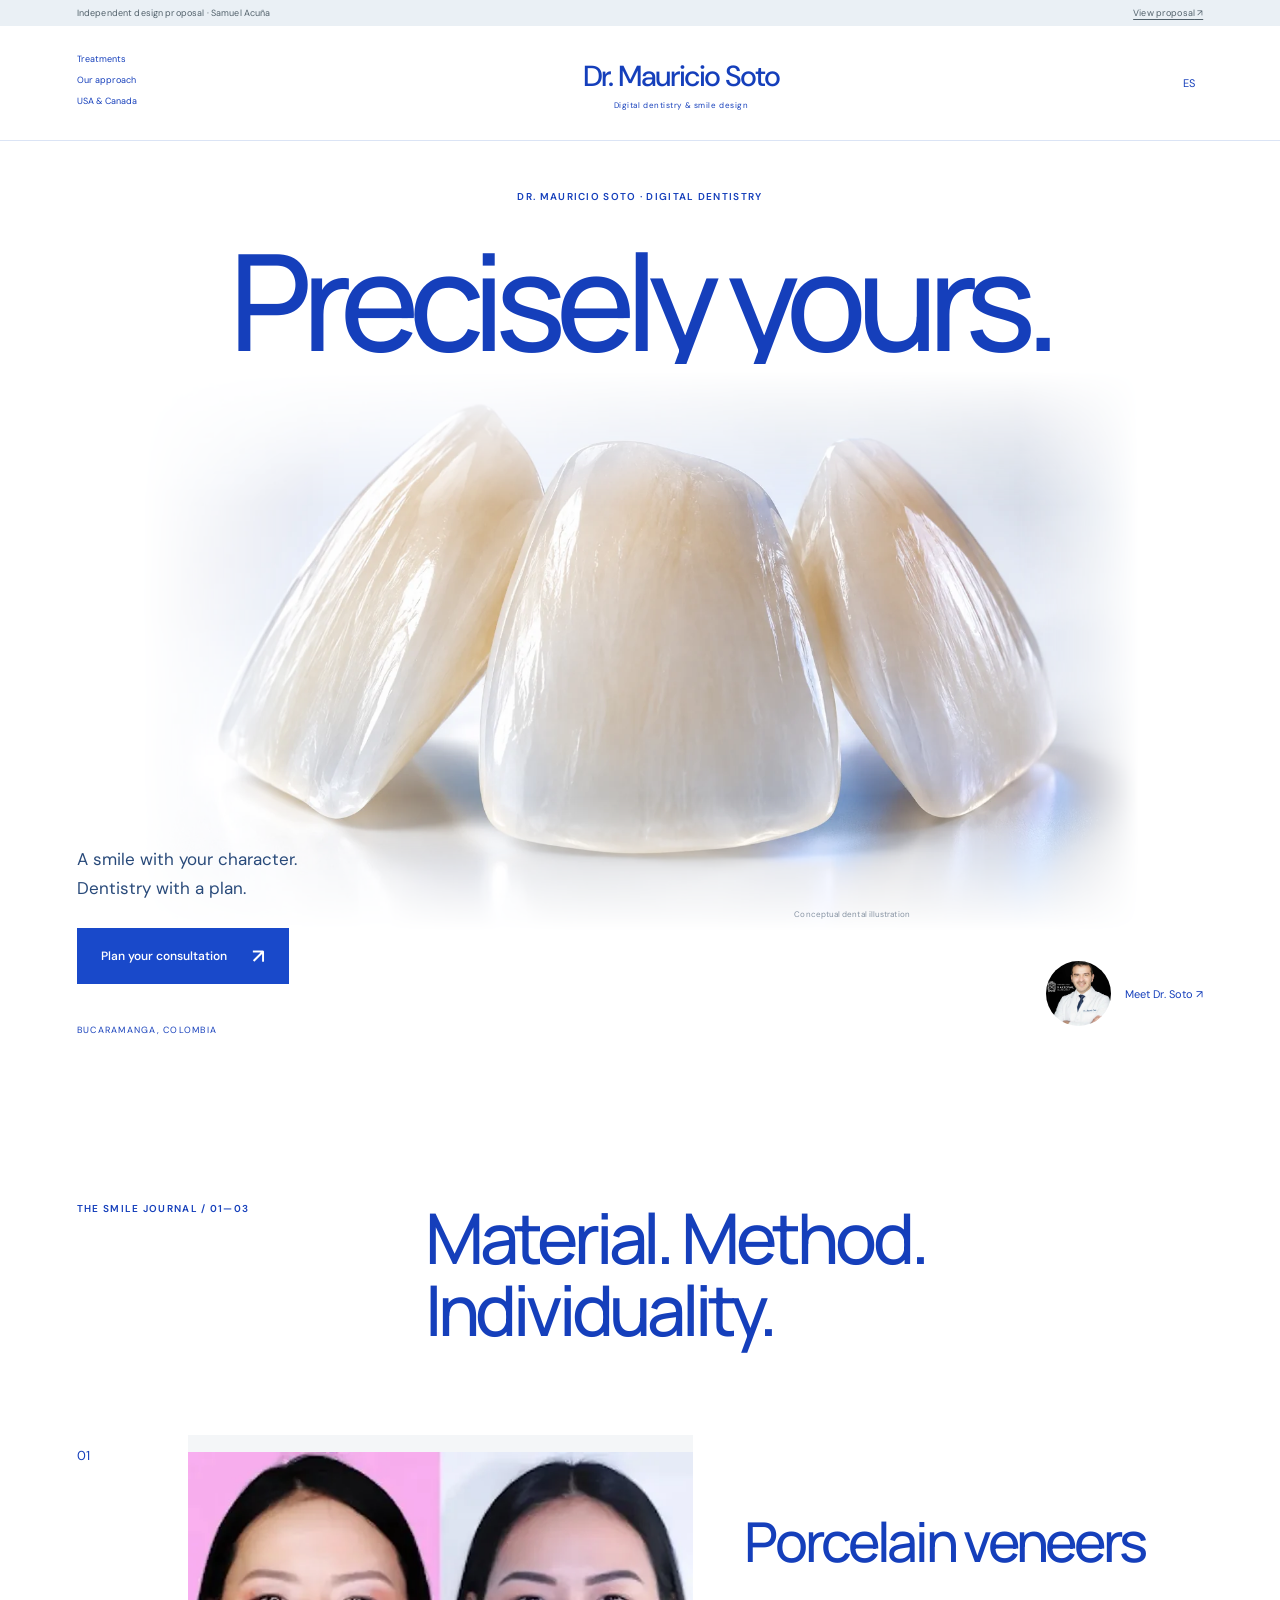
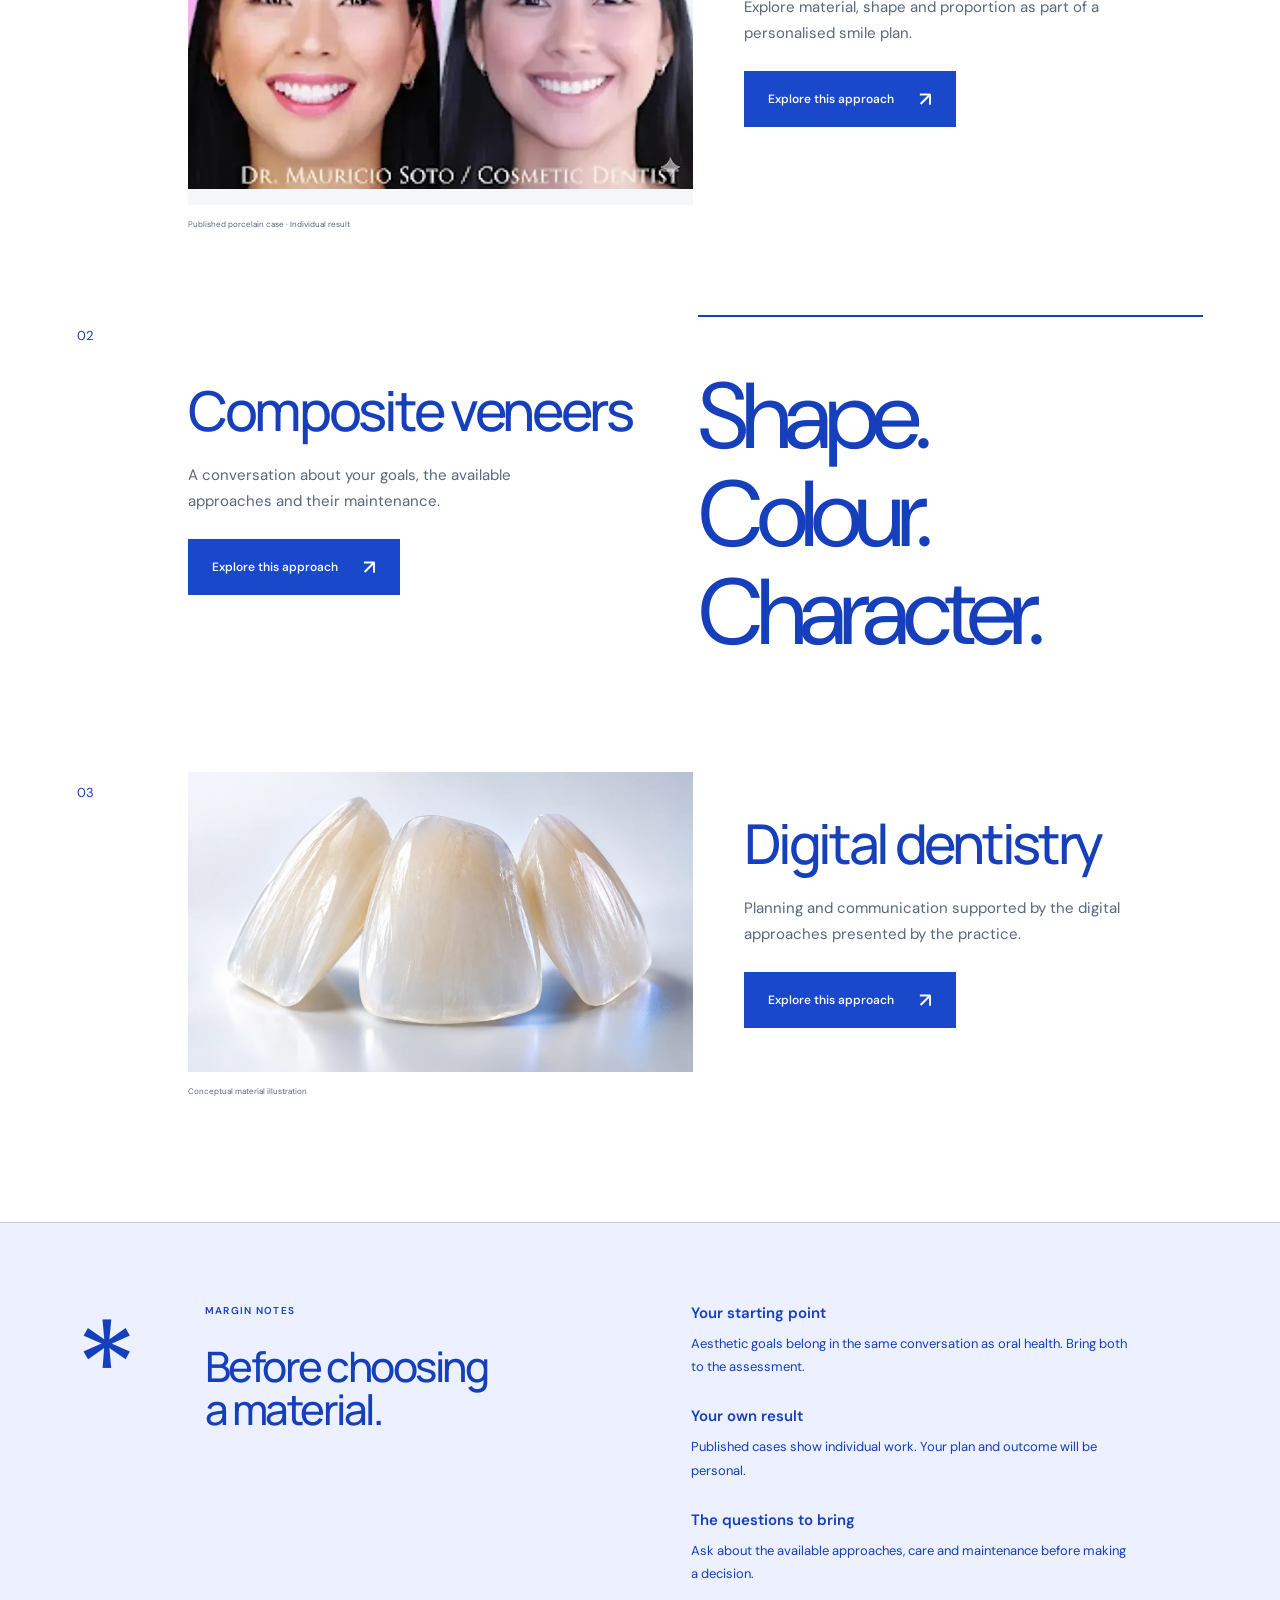
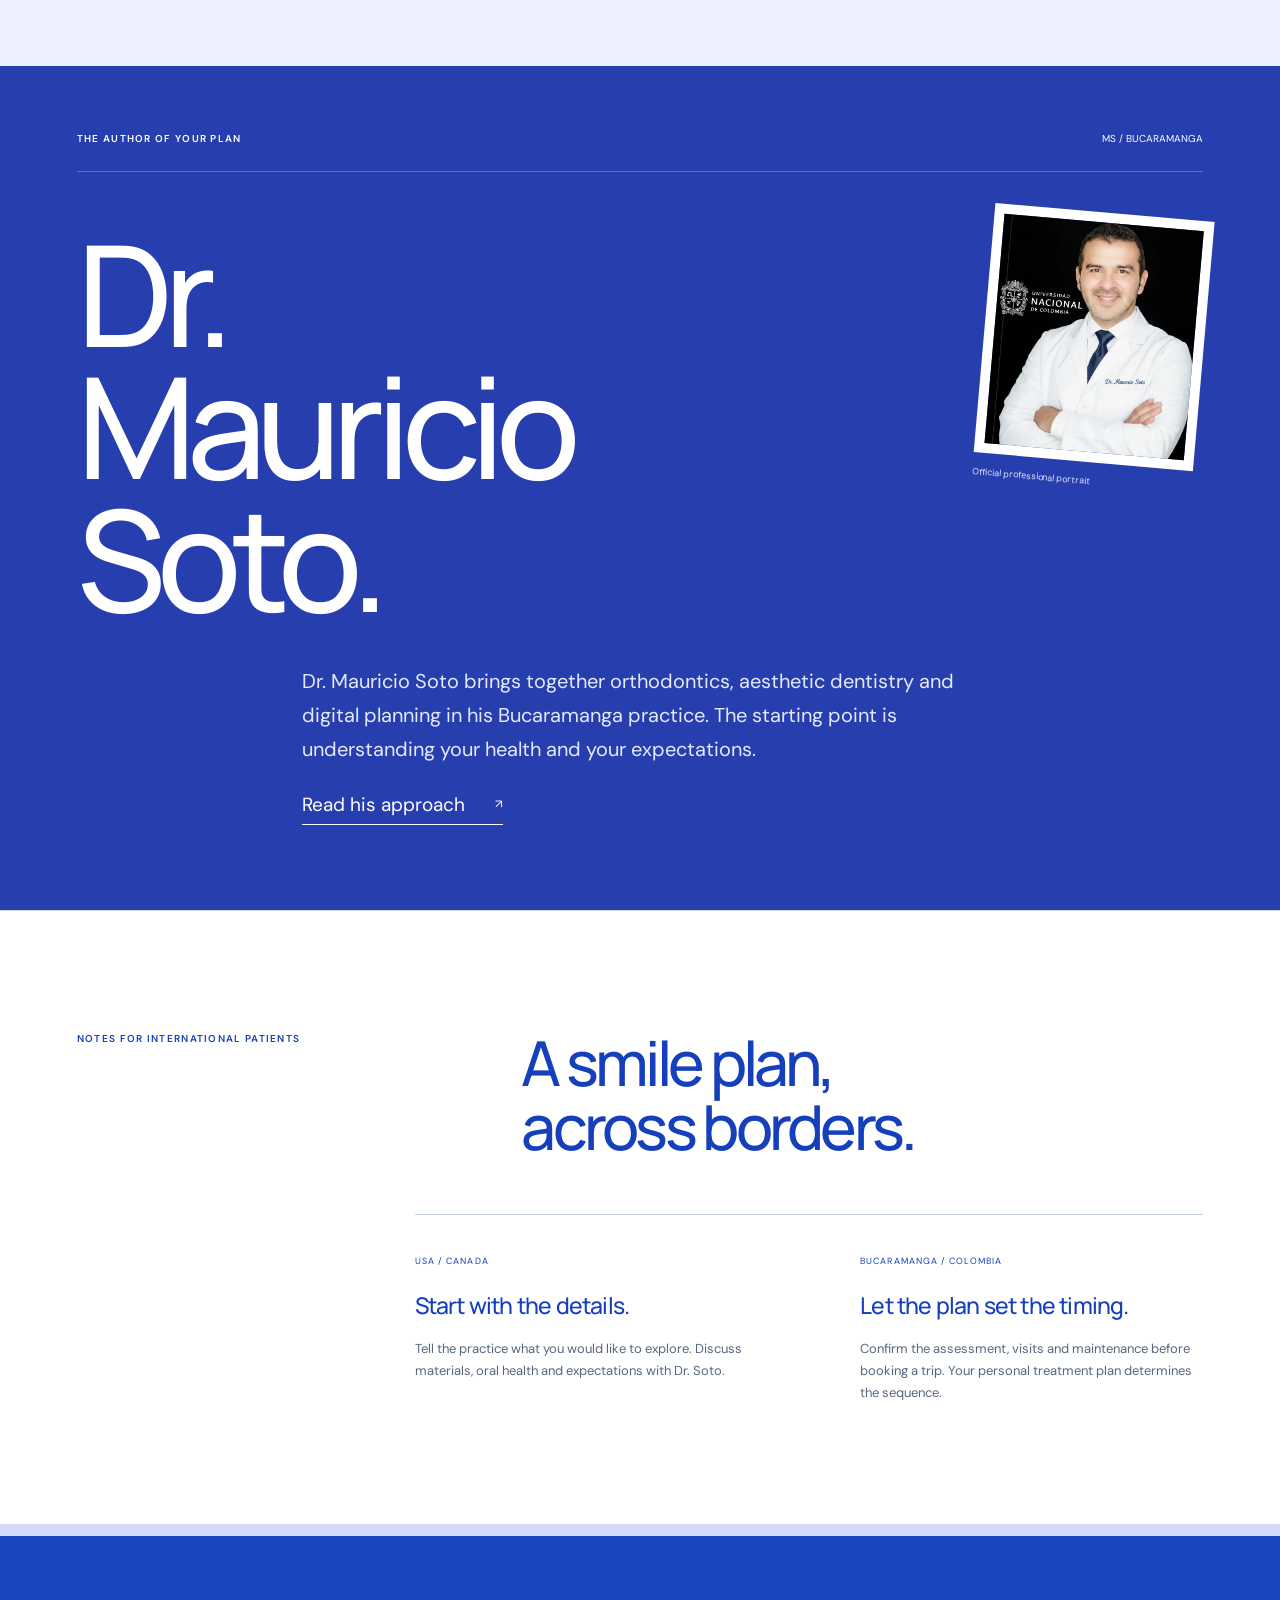
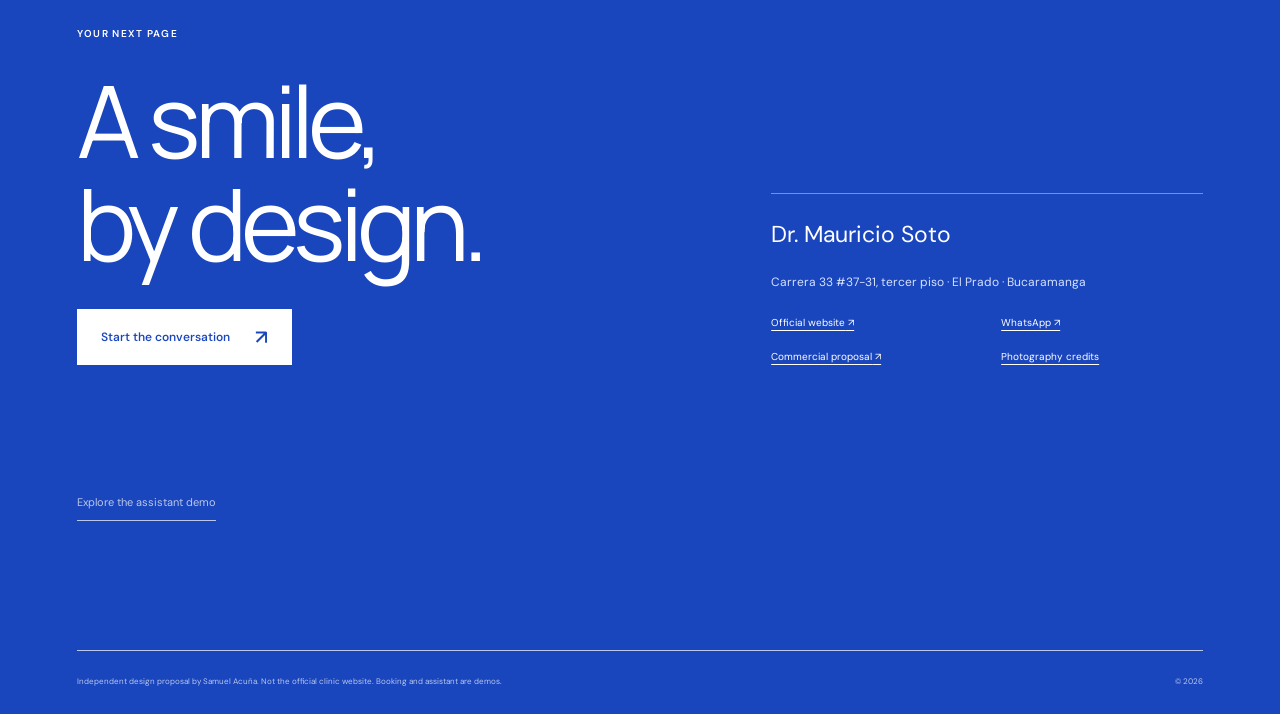
<file: index.html>
<!DOCTYPE html>

<html lang="en"><head><meta charset="utf-8"/><meta content="width=device-width,initial-scale=1" name="viewport"/><meta content="noindex,nofollow" name="robots"/><meta content="#f4f7f9" name="theme-color"/><title>Dr. Mauricio Soto | Digital dentistry &amp; smile design | Design proposal</title><link href="style.css?v=6" rel="stylesheet"/><script defer="" src="app.js?v=6"></script></head><body class="v4 drmauriciosoto independent-v5 whole-page-v6"><a class="skip" href="#main">Skip to content / Ir al contenido</a><div class="progress-bar"></div><div class="concept"><span data-en="Independent design proposal · Samuel Acuña" data-es="Propuesta de diseño independiente · Samuel Acuña">Independent design proposal · Samuel Acuña</span><a href="propuesta/"><span data-en="View proposal" data-es="Ver propuesta">View proposal</span> ↗</a></div><header class="site-header"><a class="brand" href="#main"><span class="brand-mark">MS</span><span><b>Dr. Mauricio Soto</b><small><span data-en="Digital dentistry &amp; smile design" data-es="Odontología digital y diseño de sonrisa">Digital dentistry &amp; smile design</span></small></span></a><nav aria-label="Main navigation" class="site-nav" id="site-nav"><a href="#services"><span data-en="Treatments" data-es="Tratamientos">Treatments</span></a><a href="#doctor"><span data-en="Our approach" data-es="El enfoque">Our approach</span></a><a href="#international"><span data-en="USA &amp; Canada" data-es="USA y Canadá">USA &amp; Canada</span></a></nav><div class="nav-actions"><button aria-label="Cambiar a español" class="lang">ES</button><button class="btn compact" data-book=""><span data-en="Consultation" data-es="Valoración">Consultation</span><span aria-hidden="true">↗</span></button><button aria-controls="site-nav" aria-expanded="false" class="menu-toggle"><span data-en="Menu" data-es="Menú">Menu</span></button></div></header><main id="main"><section class="m-hero"><div class="m-top"><span class="eyebrow" data-en="DR. MAURICIO SOTO · DIGITAL DENTISTRY" data-es="DR. MAURICIO SOTO · ODONTOLOGÍA DIGITAL">DR. MAURICIO SOTO · DIGITAL DENTISTRY</span><h1 data-en="Precisely
yours." data-es="Precisamente
tuya.">Precisely
yours.</h1></div><div class="m-object"><img alt="Editorial image / Imagen editorial" class="" decoding="async" fetchpriority="high" height="1024" src="assets/editorial-v4.webp" width="1536"/><span class="media-credit"><span data-en="Conceptual dental illustration" data-es="Ilustración dental conceptual">Conceptual dental illustration</span></span></div><div class="m-intro"><p data-en="A smile with your character. Dentistry with a plan." data-es="Una sonrisa con tu carácter. Odontología con un plan.">A smile with your character. Dentistry with a plan.</p><button class="btn" data-book=""><span data-en="Plan your consultation" data-es="Planea tu valoración">Plan your consultation</span><span aria-hidden="true">↗</span></button><span class="location">BUCARAMANGA, COLOMBIA</span></div><a class="m-doctor-stamp" href="#doctor"><img alt="Dr. Mauricio Soto — fotografía de su web pública" class="" decoding="async" fetchpriority="high" height="851" src="assets/hero.webp" width="746"/><span><span data-en="Meet Dr. Soto" data-es="Conoce al Dr. Soto">Meet Dr. Soto</span> ↗</span></a></section><section class="m-journal" id="services"><div class="m-journal-heading"><span class="eyebrow" data-en="THE SMILE JOURNAL / 01—03" data-es="EL DIARIO DE LA SONRISA / 01—03">THE SMILE JOURNAL / 01—03</span><h2 data-en="Material. Method.
Individuality." data-es="Material. Método.
Individualidad.">Material. Method.
Individuality.</h2></div><article class="m-spread reveal"><div class="m-spread-number">01</div><figure><img alt="Dr. Mauricio Soto — fotografía publicada por la consulta" class="" decoding="async" height="400" loading="lazy" src="assets/detail.webp" width="600"/><figcaption><span data-en="Published porcelain case · Individual result" data-es="Caso de porcelana publicado · Resultado individual">Published porcelain case · Individual result</span></figcaption></figure><div><h2 data-en="Porcelain veneers" data-es="Carillas de porcelana">Porcelain veneers</h2><p data-en="Explore material, shape and proportion as part of a personalised smile plan." data-es="Explora material, forma y proporción como parte de un plan de sonrisa personalizado.">Explore material, shape and proportion as part of a personalised smile plan.</p><button class="btn" data-book="" data-interest="0"><span data-en="Explore this approach" data-es="Explorar este enfoque">Explore this approach</span><span aria-hidden="true">↗</span></button></div></article><article class="m-spread reveal"><div class="m-spread-number">02</div><div class="m-material-word"><span data-en="Shape.
Colour.
Character." data-es="Forma.
Color.
Carácter.">Shape.
Colour.
Character.</span></div><div><h2 data-en="Composite veneers" data-es="Carillas en resina">Composite veneers</h2><p data-en="A conversation about your goals, the available approaches and their maintenance." data-es="Una conversación sobre tus objetivos, las alternativas disponibles y su mantenimiento.">A conversation about your goals, the available approaches and their maintenance.</p><button class="btn" data-book="" data-interest="1"><span data-en="Explore this approach" data-es="Explorar este enfoque">Explore this approach</span><span aria-hidden="true">↗</span></button></div></article><article class="m-spread reveal"><div class="m-spread-number">03</div><figure><img alt="Editorial image / Imagen editorial" class="" decoding="async" height="1024" loading="lazy" src="assets/editorial-v4.webp" width="1536"/><figcaption><span data-en="Conceptual material illustration" data-es="Ilustración conceptual de material">Conceptual material illustration</span></figcaption></figure><div><h2 data-en="Digital dentistry" data-es="Odontología digital">Digital dentistry</h2><p data-en="Planning and communication supported by the digital approaches presented by the practice." data-es="Planeación y comunicación apoyadas en los enfoques digitales que presenta la consulta.">Planning and communication supported by the digital approaches presented by the practice.</p><button class="btn" data-book="" data-interest="2"><span data-en="Explore this approach" data-es="Explorar este enfoque">Explore this approach</span><span aria-hidden="true">↗</span></button></div></article></section><aside class="m-reading"><span class="m-reading-mark">*</span><div><span class="eyebrow" data-en="MARGIN NOTES" data-es="NOTAS AL MARGEN">MARGIN NOTES</span><h2 data-en="Before choosing
a material." data-es="Antes de elegir
un material.">Before choosing
a material.</h2></div><dl class="m-margin-notes"><div><dt><span data-en="Your starting point" data-es="Tu punto de partida">Your starting point</span></dt><dd><span data-en="Aesthetic goals belong in the same conversation as oral health. Bring both to the assessment." data-es="Los objetivos estéticos van en la misma conversación que la salud oral. Lleva ambos a la valoración.">Aesthetic goals belong in the same conversation as oral health. Bring both to the assessment.</span></dd></div><div><dt><span data-en="Your own result" data-es="Tu propio resultado">Your own result</span></dt><dd><span data-en="Published cases show individual work. Your plan and outcome will be personal." data-es="Los casos publicados muestran trabajos individuales. Tu plan y resultado serán personales.">Published cases show individual work. Your plan and outcome will be personal.</span></dd></div><div><dt><span data-en="The questions to bring" data-es="Las preguntas que llevarás">The questions to bring</span></dt><dd><span data-en="Ask about the available approaches, care and maintenance before making a decision." data-es="Pregunta por las alternativas, cuidados y mantenimiento antes de decidir.">Ask about the available approaches, care and maintenance before making a decision.</span></dd></div></dl></aside><section class="m-author" id="doctor"><div class="m-author-top"><span class="eyebrow" data-en="THE AUTHOR OF YOUR PLAN" data-es="QUIEN CONSTRUYE TU PLAN">THE AUTHOR OF YOUR PLAN</span><span>MS / BUCARAMANGA</span></div><h2>Dr. Mauricio<br/>Soto.</h2><figure><img alt="Dr. Mauricio Soto — fotografía oficial" decoding="async" height="851" loading="lazy" src="assets/hero.webp" width="746"/><figcaption><span data-en="Official professional portrait" data-es="Retrato profesional oficial">Official professional portrait</span></figcaption></figure><div class="m-author-copy"><p data-en="Dr. Mauricio Soto brings together orthodontics, aesthetic dentistry and digital planning in his Bucaramanga practice. The starting point is understanding your health and your expectations." data-es="El Dr. Mauricio Soto reúne ortodoncia, odontología estética y planeación digital en su consulta de Bucaramanga. El punto de partida es entender tu salud y tus expectativas.">Dr. Mauricio Soto brings together orthodontics, aesthetic dentistry and digital planning in his Bucaramanga practice. The starting point is understanding your health and your expectations.</p><a class="text-link" href="https://www.doctormauriciosoto.com/" rel="noopener" target="_blank"><span data-en="Read his approach" data-es="Conoce su enfoque">Read his approach</span> ↗</a></div></section><section class="m-travel-notes section m-travel-v6" id="international"><div class="m-note-title"><span class="eyebrow" data-en="NOTES FOR INTERNATIONAL PATIENTS" data-es="NOTAS PARA PACIENTES INTERNACIONALES">NOTES FOR INTERNATIONAL PATIENTS</span><h2 data-en="A smile plan,
across borders." data-es="Un plan de sonrisa,
sin fronteras.">A smile plan,
across borders.</h2></div><div class="m-note-columns"><article><small>USA / CANADA</small><h3 data-en="Start with the details." data-es="Comienza por los detalles.">Start with the details.</h3><p data-en="Tell the practice what you would like to explore. Discuss materials, oral health and expectations with Dr. Soto." data-es="Comparte con la consulta qué te gustaría explorar. Conversa con el Dr. Soto sobre materiales, salud oral y expectativas.">Tell the practice what you would like to explore. Discuss materials, oral health and expectations with Dr. Soto.</p></article><article><small>BUCARAMANGA / COLOMBIA</small><h3 data-en="Let the plan set the timing." data-es="Que el plan defina los tiempos.">Let the plan set the timing.</h3><p data-en="Confirm the assessment, visits and maintenance before booking a trip. Your personal treatment plan determines the sequence." data-es="Confirma la valoración, las visitas y el mantenimiento antes de reservar un viaje. Tu plan personal determina la secuencia.">Confirm the assessment, visits and maintenance before booking a trip. Your personal treatment plan determines the sequence.</p></article></div></section></main><footer class="m-ending" id="consultation"><div class="m-ending-title"><span class="eyebrow" data-en="YOUR NEXT PAGE" data-es="TU SIGUIENTE PÁGINA">YOUR NEXT PAGE</span><h2 data-en="A smile,
by design." data-es="Una sonrisa,
con intención.">A smile,
by design.</h2><button class="btn" data-book=""><span data-en="Start the conversation" data-es="Comenzar la conversación">Start the conversation</span><span aria-hidden="true">↗</span></button></div><div class="m-colophon"><strong>Dr. Mauricio Soto</strong><p>Carrera 33 #37-31, tercer piso · El Prado · Bucaramanga</p><div class="end-links"><a href="https://www.doctormauriciosoto.com/" rel="noopener" target="_blank"><span data-en="Official website" data-es="Sitio oficial">Official website</span> ↗</a><a href="https://wa.me/573187080343" rel="noopener" target="_blank">WhatsApp ↗</a><a href="propuesta/"><span data-en="Commercial proposal" data-es="Propuesta comercial">Commercial proposal</span> ↗</a><a href="credits.html"><span data-en="Photography credits" data-es="Créditos fotográficos">Photography credits</span></a></div></div><button aria-label="Explore demo assistant / Explorar asistente demo" class="assistant-inline" data-assistant=""><span data-en="Explore the assistant demo" data-es="Explorar el asistente demo">Explore the assistant demo</span></button><div class="end-note"><span data-en="Independent design proposal by Samuel Acuña. Not the official clinic website. Booking and assistant are demos." data-es="Propuesta de diseño independiente de Samuel Acuña. No es la web oficial de la consulta. Agenda y asistente demo.">Independent design proposal by Samuel Acuña. Not the official clinic website. Booking and assistant are demos.</span><span>© 2026</span></div></footer><dialog aria-labelledby="booking-title" id="booking"><div class="dialog-top"><span class="eyebrow" data-en="BOOKING PREVIEW · DEMO" data-es="VISTA PREVIA DE AGENDA · DEMO">BOOKING PREVIEW · DEMO</span><button aria-label="Close / Cerrar" class="dialog-close" data-close="">×</button></div><h2 class="dialog-title" data-en="Your first conversation." data-es="Tu primera conversación." id="booking-title">Your first conversation.</h2><p class="dialog-help" data-en="Explore the experience. No data is sent and no real appointment is booked." data-es="Explora la experiencia. No se envían datos ni se reserva una cita real.">Explore the experience. No data is sent and no real appointment is booked.</p><form id="booking-form"><div class="form-step active"><div class="step-label">01 / 03</div><label><span data-en="What would you like to explore?" data-es="¿Qué te gustaría explorar?">What would you like to explore?</span><select id="demo-service"><option data-en="Porcelain veneers" data-es="Carillas de porcelana" value="0">Porcelain veneers</option><option data-en="Composite veneers" data-es="Carillas en resina" value="1">Composite veneers</option><option data-en="Digital dentistry" data-es="Odontología digital" value="2">Digital dentistry</option></select></label><label><span data-en="Where would you start?" data-es="¿Desde dónde comenzarías?">Where would you start?</span><select id="demo-country"><option>USA</option><option data-en="Canada" data-es="Canadá">Canada</option><option data-en="Another country" data-es="Otro país">Another country</option></select></label><div class="form-buttons"><span></span><button class="btn" data-next="" type="button"><span data-en="Continue" data-es="Continuar">Continue</span> →</button></div></div><div class="form-step"><div class="step-label">02 / 03 · <span data-en="ILLUSTRATIVE AVAILABILITY" data-es="DISPONIBILIDAD ILUSTRATIVA">ILLUSTRATIVE AVAILABILITY</span></div><div class="form-grid"><label><span data-en="Preferred date" data-es="Fecha preferida">Preferred date</span><input id="demo-date" required="" type="date"/></label><label><span data-en="Preferred time" data-es="Hora preferida">Preferred time</span><select id="demo-time"><option>09:00</option><option>11:00</option><option>14:00</option><option>16:00</option></select></label></div><p class="dialog-help" data-en="Times shown in Colombia time (UTC−5). These are examples, not a live calendar." data-es="Horarios en hora de Colombia (UTC−5). Son ejemplos, no una agenda en vivo.">Times shown in Colombia time (UTC−5). These are examples, not a live calendar.</p><div class="form-buttons"><button class="btn outline" data-back="" type="button">← <span data-en="Back" data-es="Atrás">Back</span></button><button class="btn" data-next="" type="button"><span data-en="Review" data-es="Revisar">Review</span> →</button></div></div><div class="form-step"><div class="step-label">03 / 03</div><h3 data-en="Your preview" data-es="Tu vista previa">Your preview</h3><div class="booking-summary" id="summary-content" style="white-space:pre-line"></div><p class="dialog-help" data-en="This demonstration ends here. A real implementation would connect the clinic’s approved calendar and confirmation process." data-es="Esta demostración termina aquí. Una implementación real conectaría la agenda aprobada de la clínica y su proceso de confirmación.">This demonstration ends here. A real implementation would connect the clinic’s approved calendar and confirmation process.</p><div class="form-buttons"><button class="btn outline" data-back="" type="button">← <span data-en="Back" data-es="Atrás">Back</span></button><button class="btn" type="submit"><span data-en="Finish preview" data-es="Finalizar vista previa">Finish preview</span> ✓</button></div></div><p class="error" id="booking-error" role="alert"></p></form><div hidden="" id="booking-success" tabindex="-1"><div class="demo-success"><h3 data-en="Preview complete." data-es="Vista previa completada.">Preview complete.</h3><p data-en="No appointment has been reserved. No information was sent." data-es="No se ha reservado ninguna cita. No se envió información.">No appointment has been reserved. No information was sent.</p></div><a class="btn outline" href="https://www.doctormauriciosoto.com/" rel="noopener noreferrer" target="_blank"><span data-en="Go to official channels" data-es="Ir a los canales oficiales">Go to official channels</span> ↗</a></div></dialog>
<dialog aria-labelledby="assistant-title" id="assistant"><div class="dialog-top"><span class="eyebrow" data-en="ADMINISTRATIVE ASSISTANT · DEMO" data-es="ASISTENTE ADMINISTRATIVO · DEMO">ADMINISTRATIVE ASSISTANT · DEMO</span><button aria-label="Close / Cerrar" class="dialog-close" data-close="">×</button></div><h2 class="dialog-title" data-en="How can we orient you?" data-es="¿Cómo podemos orientarte?" id="assistant-title">How can we orient you?</h2><div aria-live="polite" class="bot-response" id="bot-response"></div><div class="bot-questions"><button data-topic="travel"><span data-en="Travelling to Colombia" data-es="Viajar a Colombia">Travelling to Colombia</span></button><button data-topic="appointments"><span data-en="Appointments" data-es="Citas">Appointments</span></button><button data-topic="services"><span data-en="Service areas" data-es="Áreas de atención">Service areas</span></button><button data-topic="human"><span data-en="Speak with the team" data-es="Hablar con el equipo">Speak with the team</span></button></div><p class="dialog-help" data-en="Demonstration with prepared responses. It does not provide medical advice or replace a clinical assessment." data-es="Demostración con respuestas preparadas. No ofrece consejo médico ni reemplaza una valoración clínica.">Demonstration with prepared responses. It does not provide medical advice or replace a clinical assessment.</p></dialog><script>window.SITE={"name": "Dr. Mauricio Soto", "services": [["Porcelain veneers", "Carillas de porcelana", "Explore material, shape and proportion as part of a personalised smile plan.", "Explora material, forma y proporción como parte de un plan de sonrisa personalizado."], ["Composite veneers", "Carillas en resina", "A conversation about your goals, the available approaches and their maintenance.", "Una conversación sobre tus objetivos, las alternativas disponibles y su mantenimiento."], ["Digital dentistry", "Odontología digital", "Planning and communication supported by the digital approaches presented by the practice.", "Planeación y comunicación apoyadas en los enfoques digitales que presenta la consulta."]]};</script></body></html>
</file>
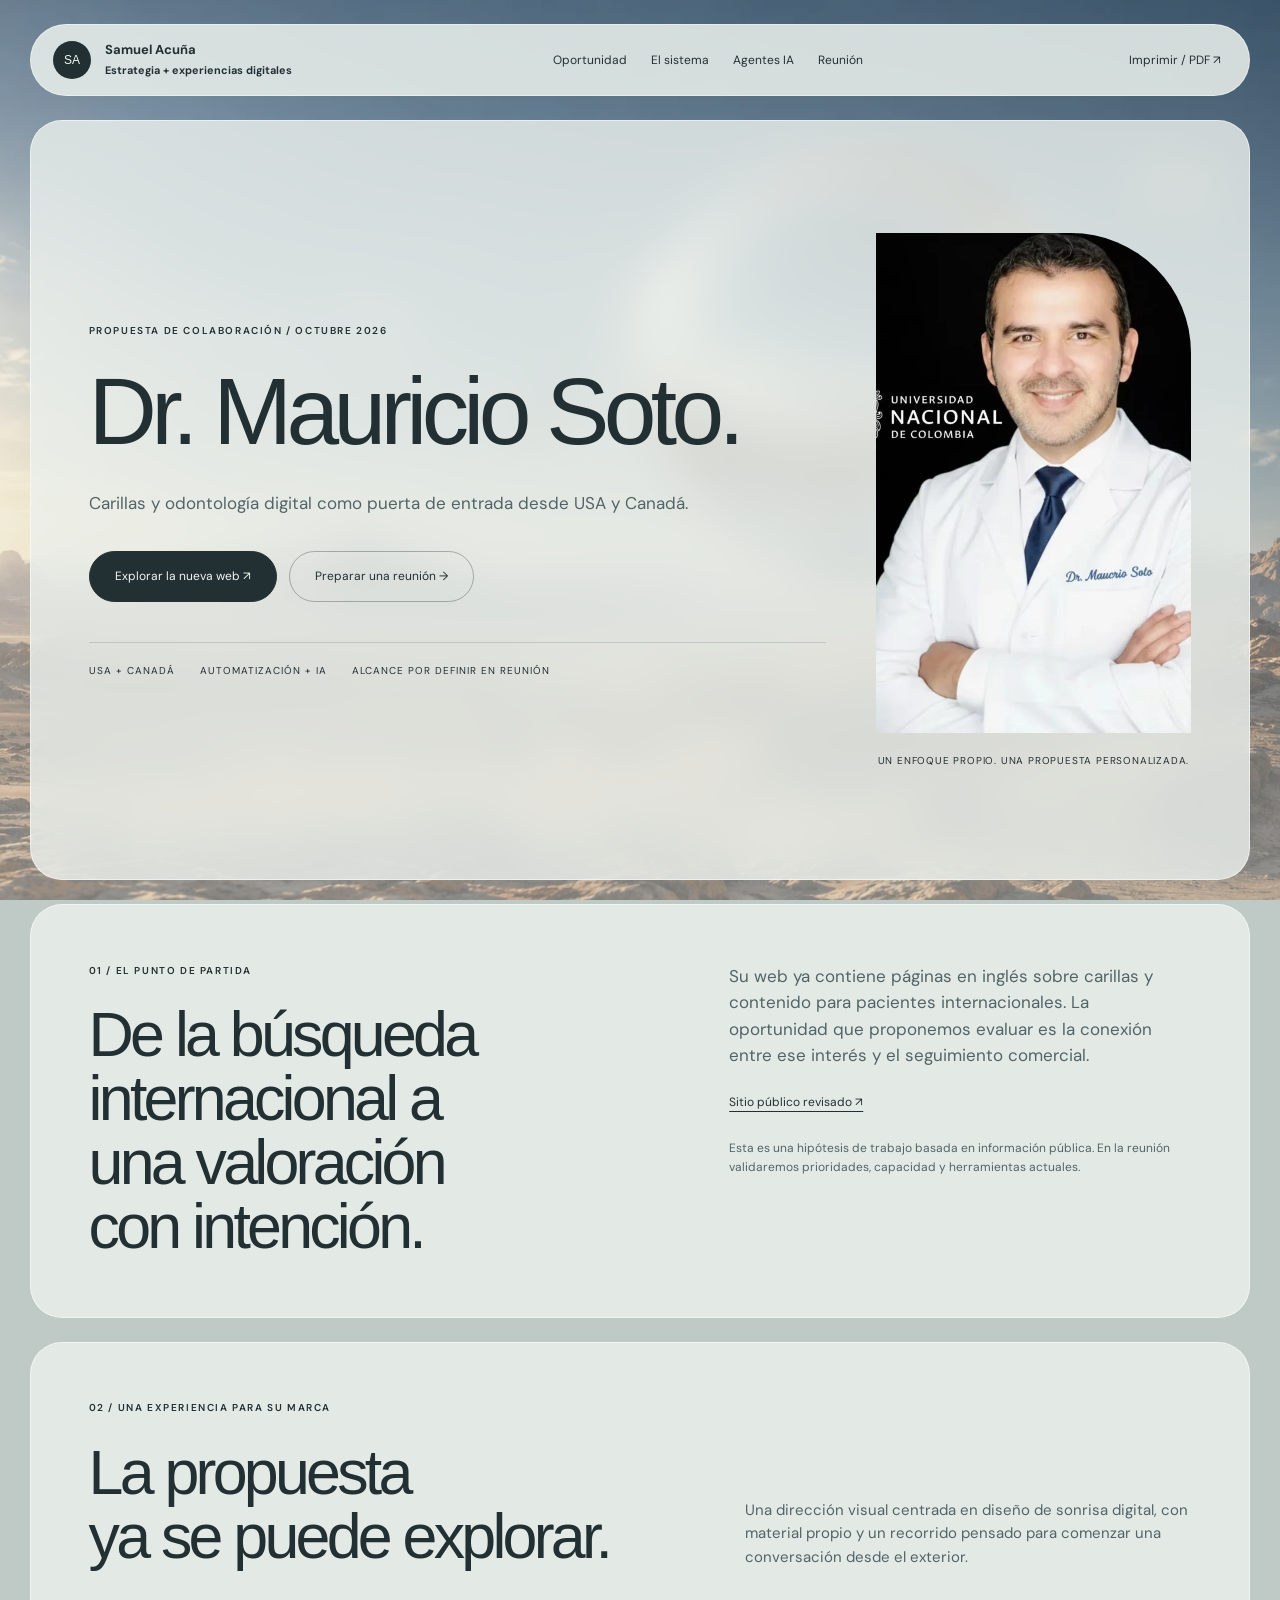
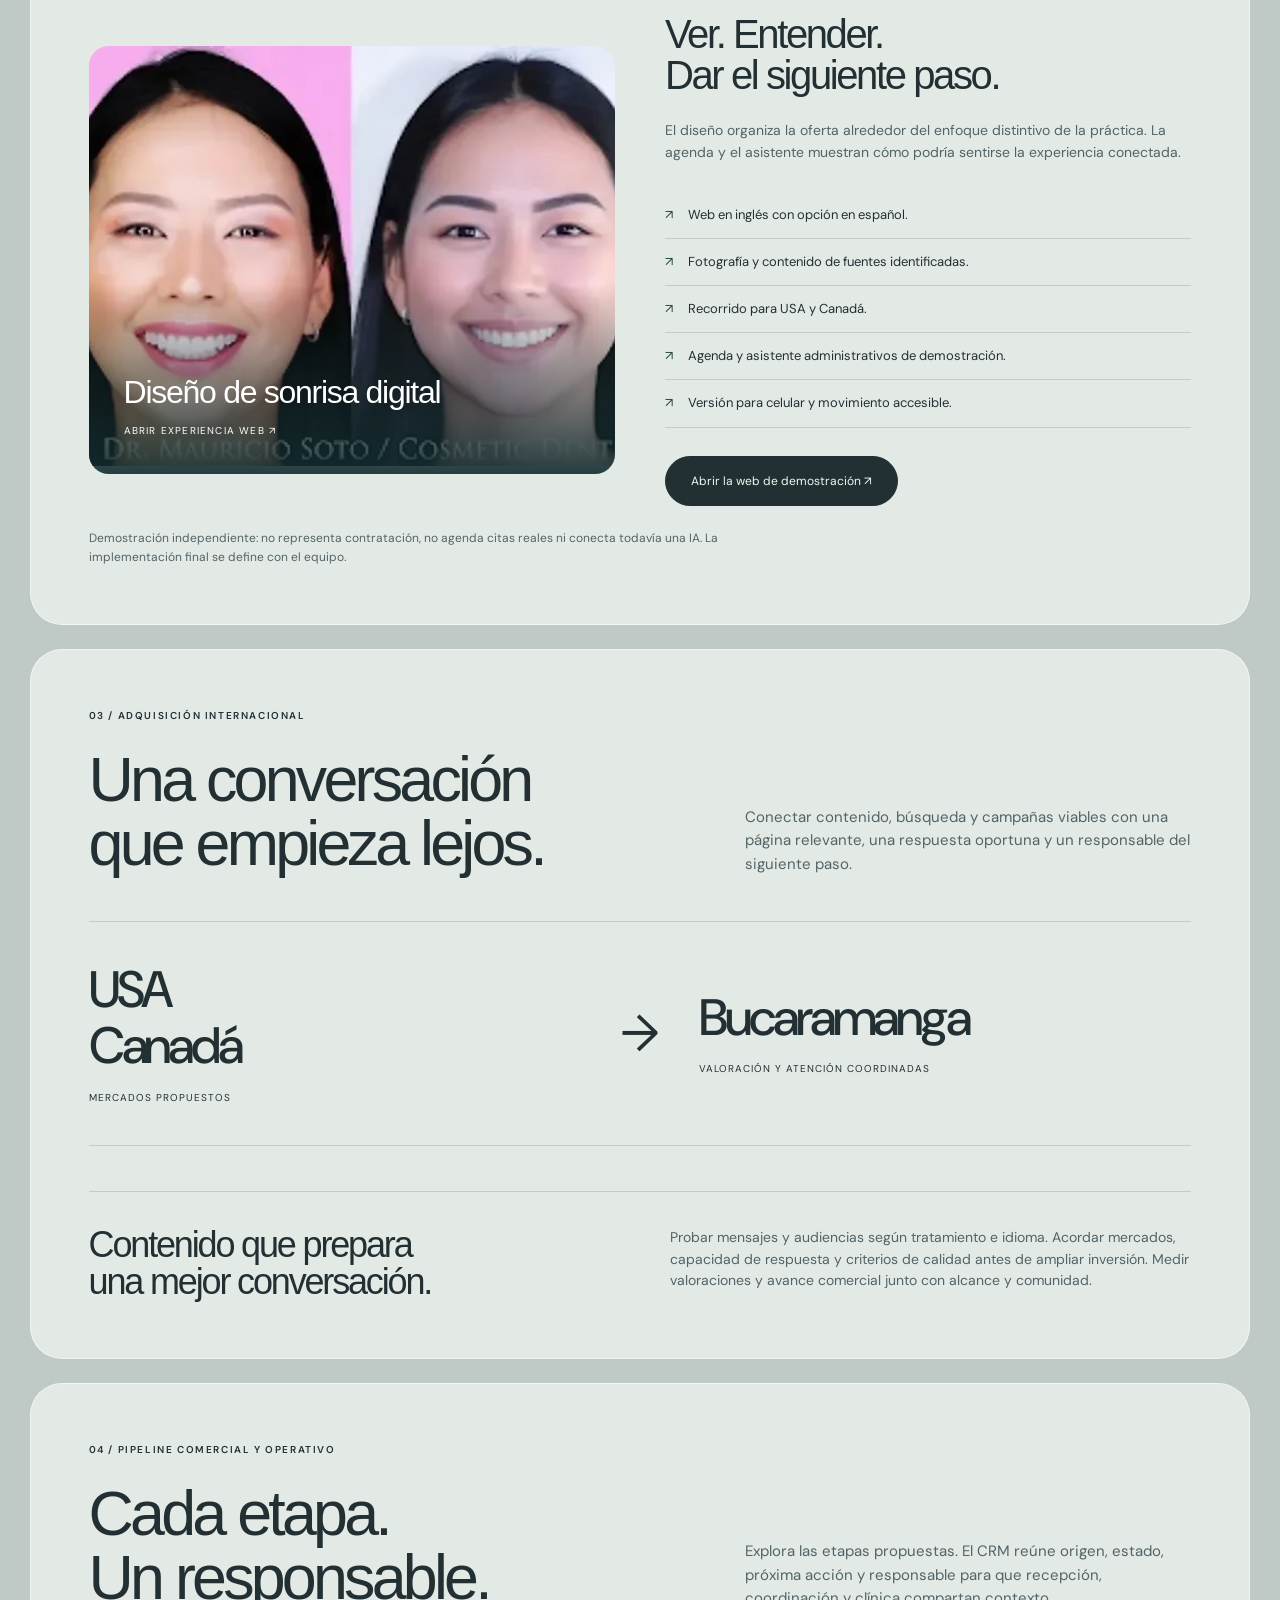
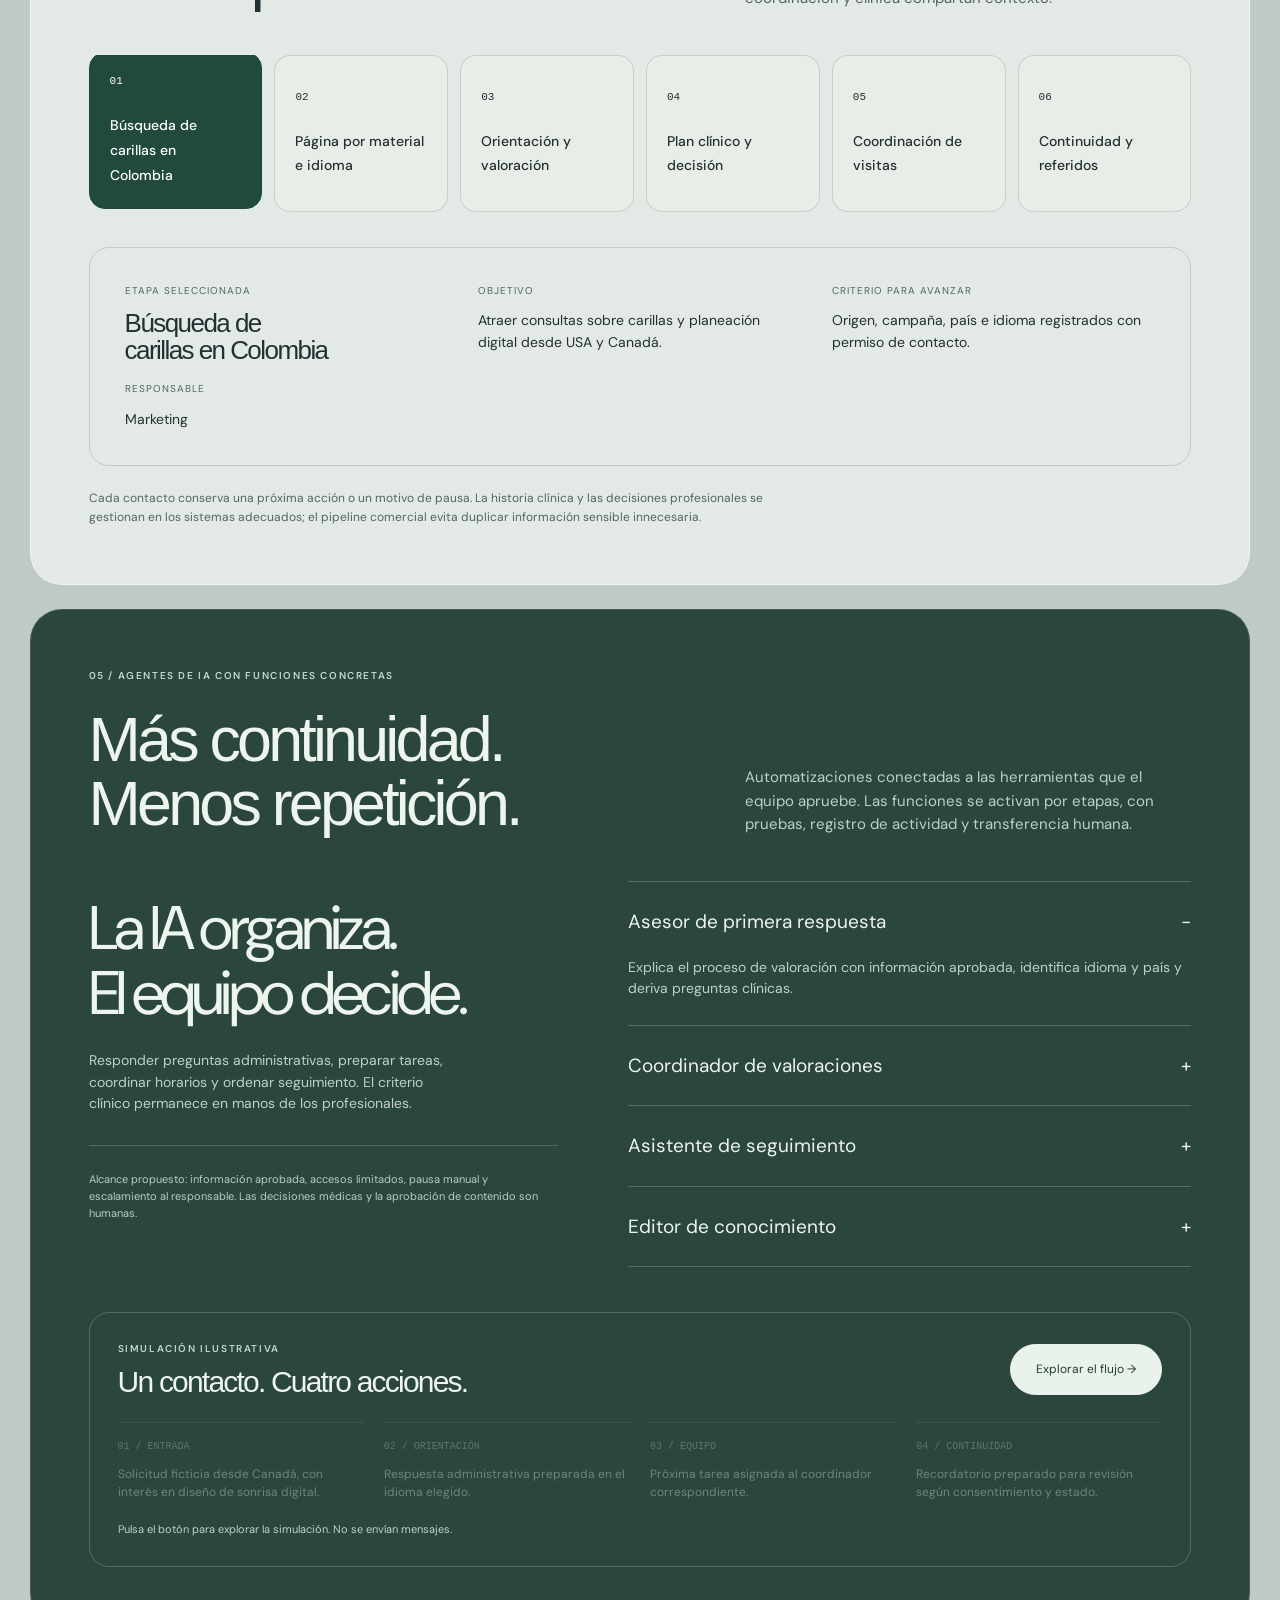
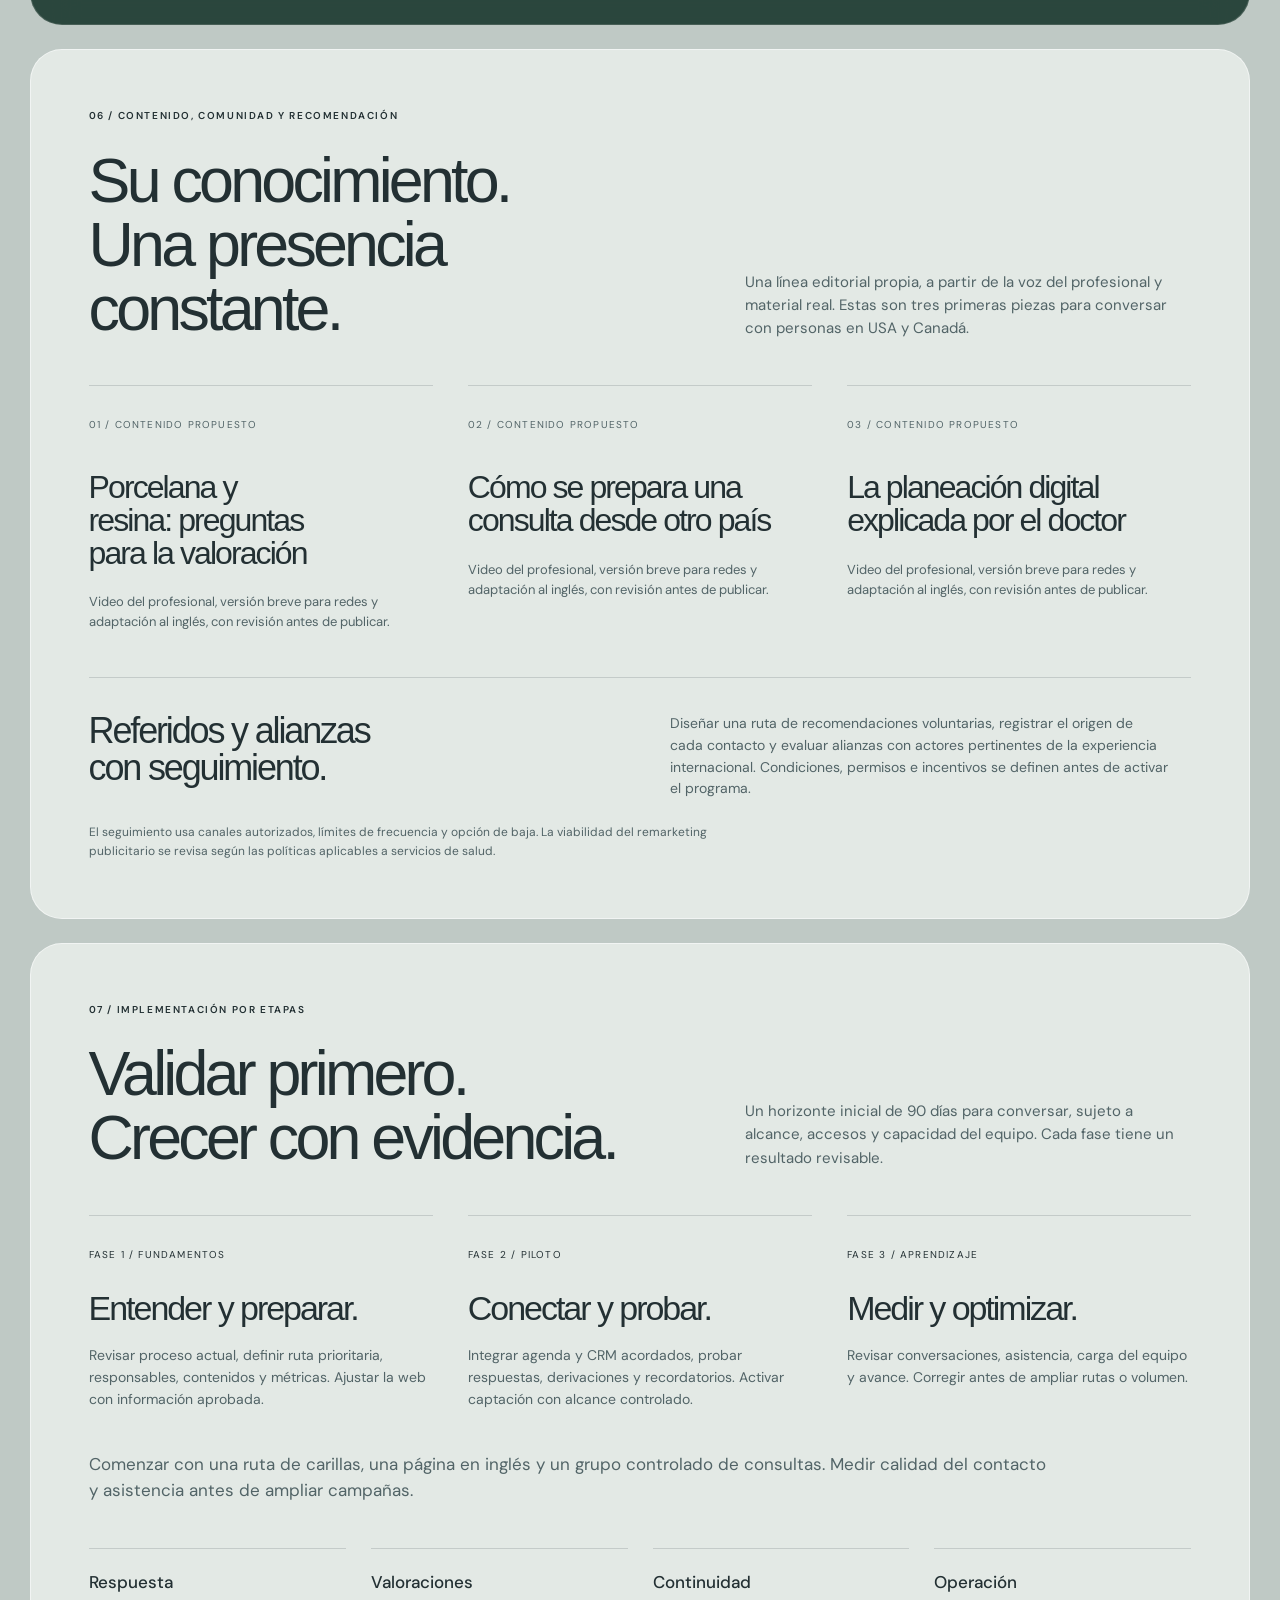
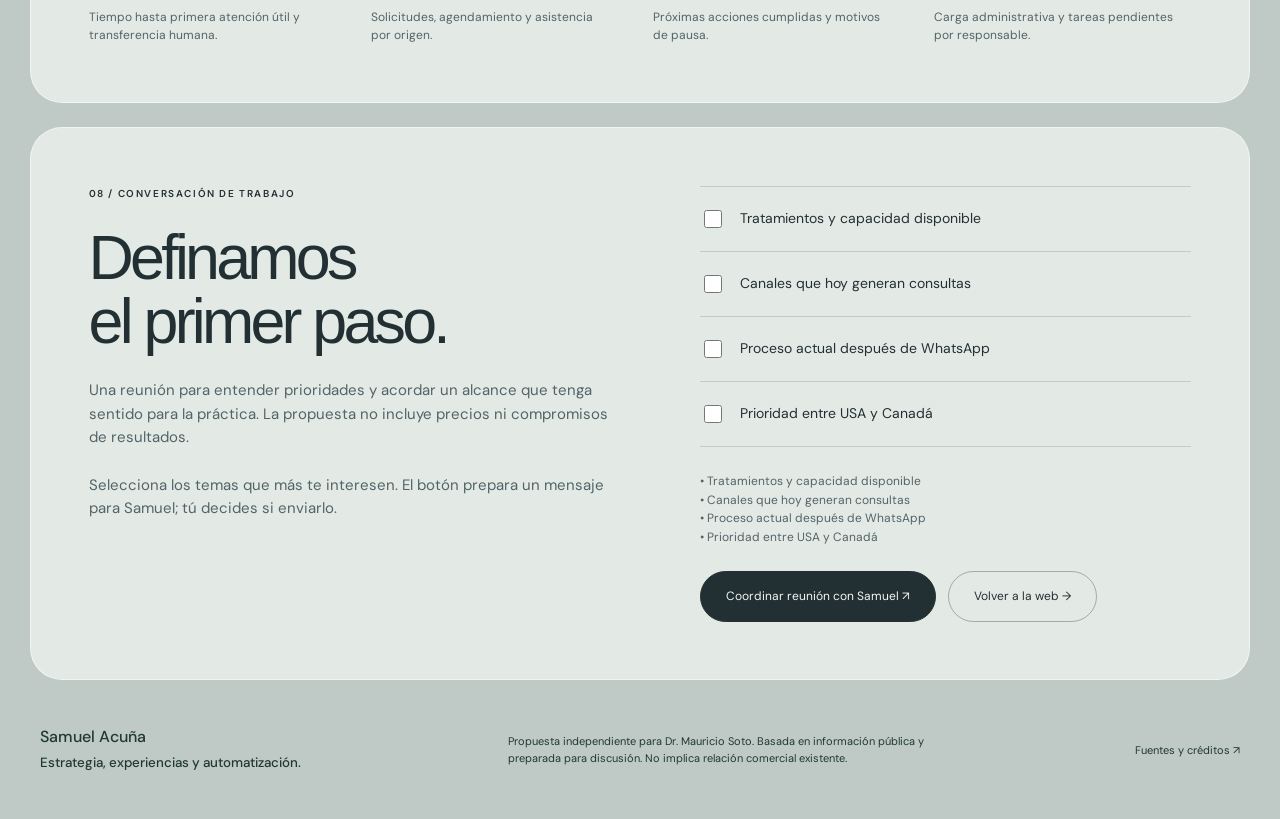
<file: propuesta/index.html>
<!doctype html><html lang="es"><head><meta charset="utf-8"><meta name="viewport" content="width=device-width,initial-scale=1"><meta name="robots" content="noindex,nofollow"><title>Dr. Mauricio Soto × Samuel Acuña | Propuesta de crecimiento</title><meta name="description" content="Propuesta personalizada de captación desde USA y Canadá, automatización administrativa y agentes de IA para Dr. Mauricio Soto. Sin precios: alcance para conversar en reunión."><link rel="stylesheet" href="proposal.css"><script defer src="proposal.js?v=3"></script></head><body class="theme-studio"><div class="shell"><header class="nav"><a class="brand" href="#inicio"><b>SA</b><span>Samuel Acuña<br><small>Estrategia + experiencias digitales</small></span></a><nav class="nav-links" aria-label="Propuesta"><a href="#oportunidad">Oportunidad</a><a href="#sistema">El sistema</a><a href="#agentes">Agentes IA</a><a href="#reunion">Reunión</a></nav><button class="print" data-print>Imprimir / PDF ↗</button></header>
<main><section class="section glass hero" id="inicio"><div><span class="eyebrow">PROPUESTA DE COLABORACIÓN / OCTUBRE 2026</span><h1>Dr. Mauricio Soto.</h1><p class="focus">Carillas y odontología digital como puerta de entrada desde USA y Canadá.</p><div class="actions"><a class="btn" href="../">Explorar la nueva web ↗</a><a class="btn outline" href="#reunion">Preparar una reunión →</a></div><div class="hero-foot"><span>USA + Canadá</span><span>Automatización + IA</span><span>Alcance por definir en reunión</span></div></div><div><div class="hero-photo"><img src="../assets/hero.webp" alt="Material visual acreditado de la consulta de Dr. Mauricio Soto" width="1000" height="1200"></div><div class="hero-note">UN ENFOQUE PROPIO. UNA PROPUESTA PERSONALIZADA.</div></div></section>
<section class="section glass intro" id="oportunidad"><div><span class="eyebrow">01 / EL PUNTO DE PARTIDA</span><h2>De la búsqueda internacional a una valoración con intención.</h2></div><div><p>Su web ya contiene páginas en inglés sobre carillas y contenido para pacientes internacionales. La oportunidad que proponemos evaluar es la conexión entre ese interés y el seguimiento comercial.</p><a class="source-link" href="https://www.doctormauriciosoto.com/" target="_blank" rel="noopener noreferrer">Sitio público revisado ↗</a><p style="font-size:12px;margin-top:25px">Esta es una hipótesis de trabajo basada en información pública. En la reunión validaremos prioridades, capacidad y herramientas actuales.</p></div></section>
<section class="section glass" id="experiencia"><div class="section-heading"><div><span class="eyebrow">02 / UNA EXPERIENCIA PARA SU MARCA</span><h2>La propuesta<br>ya se puede explorar.</h2></div><p>Una dirección visual centrada en diseño de sonrisa digital, con material propio y un recorrido pensado para comenzar una conversación desde el exterior.</p></div><div class="mockup"><a class="demo-visual" href="../" aria-label="Abrir demostración web de Dr. Mauricio Soto"><img src="../assets/detail.webp" alt="Material propio de la consulta" loading="lazy"><div class="demo-overlay"><strong>Diseño de sonrisa digital</strong><small>ABRIR EXPERIENCIA WEB ↗</small></div></a><div class="demo-copy"><h3>Ver. Entender.<br>Dar el siguiente paso.</h3><p>El diseño organiza la oferta alrededor del enfoque distintivo de la práctica. La agenda y el asistente muestran cómo podría sentirse la experiencia conectada.</p><ul class="check-list"><li>Web en inglés con opción en español.</li><li>Fotografía y contenido de fuentes identificadas.</li><li>Recorrido para USA y Canadá.</li><li>Agenda y asistente administrativos de demostración.</li><li>Versión para celular y movimiento accesible.</li></ul><a class="btn" href="../">Abrir la web de demostración ↗</a></div></div><p class="funnel-note">Demostración independiente: no representa contratación, no agenda citas reales ni conecta todavía una IA. La implementación final se define con el equipo.</p></section>
<section class="section glass"><div class="section-heading"><div><span class="eyebrow">03 / ADQUISICIÓN INTERNACIONAL</span><h2>Una conversación<br>que empieza lejos.</h2></div><p>Conectar contenido, búsqueda y campañas viables con una página relevante, una respuesta oportuna y un responsable del siguiente paso.</p></div><div class="market-bar"><div><div class="place">USA<br>Canadá</div><small>Mercados propuestos</small></div><span class="route" aria-hidden="true">→</span><div><div class="place">Bucaramanga</div><small>Valoración y atención coordinadas</small></div></div><div class="referral"><h3>Contenido que prepara<br>una mejor conversación.</h3><p>Probar mensajes y audiencias según tratamiento e idioma. Acordar mercados, capacidad de respuesta y criterios de calidad antes de ampliar inversión. Medir valoraciones y avance comercial junto con alcance y comunidad.</p></div></section>
<section class="section glass" id="sistema"><div class="section-heading"><div><span class="eyebrow">04 / PIPELINE COMERCIAL Y OPERATIVO</span><h2>Cada etapa.<br>Un responsable.</h2></div><p>Explora las etapas propuestas. El CRM reúne origen, estado, próxima acción y responsable para que recepción, coordinación y clínica compartan contexto.</p></div><div class="pipeline-tabs" role="tablist" aria-label="Etapas propuestas"><button class="stage" role="tab" id="stage-0" aria-controls="stage-panel" aria-selected="true" tabindex="0"><span>01</span><strong>Búsqueda de carillas en Colombia</strong></button><button class="stage" role="tab" id="stage-1" aria-controls="stage-panel" aria-selected="false" tabindex="-1"><span>02</span><strong>Página por material e idioma</strong></button><button class="stage" role="tab" id="stage-2" aria-controls="stage-panel" aria-selected="false" tabindex="-1"><span>03</span><strong>Orientación y valoración</strong></button><button class="stage" role="tab" id="stage-3" aria-controls="stage-panel" aria-selected="false" tabindex="-1"><span>04</span><strong>Plan clínico y decisión</strong></button><button class="stage" role="tab" id="stage-4" aria-controls="stage-panel" aria-selected="false" tabindex="-1"><span>05</span><strong>Coordinación de visitas</strong></button><button class="stage" role="tab" id="stage-5" aria-controls="stage-panel" aria-selected="false" tabindex="-1"><span>06</span><strong>Continuidad y referidos</strong></button></div><div class="stage-panel" role="tabpanel" id="stage-panel" aria-live="polite"><div><small>Etapa seleccionada</small><h3 id="stage-name"></h3><small style="margin-top:18px">Responsable</small><p id="stage-owner"></p></div><div><small>Objetivo</small><p id="stage-goal"></p></div><div><small>Criterio para avanzar</small><p id="stage-output"></p></div></div><div class="print-only print-pipeline">Búsqueda de carillas en Colombia → Página por material e idioma → Orientación y valoración → Plan clínico y decisión → Coordinación de visitas → Continuidad y referidos</div><p class="funnel-note">Cada contacto conserva una próxima acción o un motivo de pausa. La historia clínica y las decisiones profesionales se gestionan en los sistemas adecuados; el pipeline comercial evita duplicar información sensible innecesaria.</p></section>
<section class="section glass dark" id="agentes"><div class="section-heading"><div><span class="eyebrow">05 / AGENTES DE IA CON FUNCIONES CONCRETAS</span><h2>Más continuidad.<br>Menos repetición.</h2></div><p>Automatizaciones conectadas a las herramientas que el equipo apruebe. Las funciones se activan por etapas, con pruebas, registro de actividad y transferencia humana.</p></div><div class="agent-grid"><div><div class="agent-statement">La IA organiza.<br>El equipo decide.</div><p>Responder preguntas administrativas, preparar tareas, coordinar horarios y ordenar seguimiento. El criterio clínico permanece en manos de los profesionales.</p><div class="guardrail">Alcance propuesto: información aprobada, accesos limitados, pausa manual y escalamiento al responsable. Las decisiones médicas y la aprobación de contenido son humanas.</div></div><div class="agent-list"><details open><summary>Asesor de primera respuesta</summary><p>Explica el proceso de valoración con información aprobada, identifica idioma y país y deriva preguntas clínicas.</p></details><details ><summary>Coordinador de valoraciones</summary><p>Propone horarios reales desde la agenda conectada y gestiona confirmaciones y reprogramaciones.</p></details><details ><summary>Asistente de seguimiento</summary><p>Recuerda la siguiente acción autorizada, registra objeciones administrativas y avisa cuando el paciente responde.</p></details><details ><summary>Editor de conocimiento</summary><p>Convierte explicaciones del doctor en borradores de contenido sobre materiales, cuidados y viaje, sujetos a aprobación.</p></details></div></div><div class="simulator"><div class="sim-header"><div><span class="eyebrow" style="margin-bottom:10px">SIMULACIÓN ILUSTRATIVA</span><h3>Un contacto. Cuatro acciones.</h3></div><button class="btn" data-simulate>Explorar el flujo →</button></div><div class="sim-log"><div><span>01 / ENTRADA</span><p>Solicitud ficticia desde Canadá, con interés en diseño de sonrisa digital.</p></div><div><span>02 / ORIENTACIÓN</span><p>Respuesta administrativa preparada en el idioma elegido.</p></div><div><span>03 / EQUIPO</span><p>Próxima tarea asignada al coordinador correspondiente.</p></div><div><span>04 / CONTINUIDAD</span><p>Recordatorio preparado para revisión según consentimiento y estado.</p></div></div><p class="sim-status" id="sim-status" aria-live="polite">Pulsa el botón para explorar la simulación. No se envían mensajes.</p></div></section>
<section class="section glass" id="contenido"><div class="section-heading"><div><span class="eyebrow">06 / CONTENIDO, COMUNIDAD Y RECOMENDACIÓN</span><h2>Su conocimiento.<br>Una presencia constante.</h2></div><p>Una línea editorial propia, a partir de la voz del profesional y material real. Estas son tres primeras piezas para conversar con personas en USA y Canadá.</p></div><div class="content-list"><article class="content-piece"><small>01 / CONTENIDO PROPUESTO</small><h3>Porcelana y resina: preguntas para la valoración</h3><p>Video del profesional, versión breve para redes y adaptación al inglés, con revisión antes de publicar.</p></article><article class="content-piece"><small>02 / CONTENIDO PROPUESTO</small><h3>Cómo se prepara una consulta desde otro país</h3><p>Video del profesional, versión breve para redes y adaptación al inglés, con revisión antes de publicar.</p></article><article class="content-piece"><small>03 / CONTENIDO PROPUESTO</small><h3>La planeación digital explicada por el doctor</h3><p>Video del profesional, versión breve para redes y adaptación al inglés, con revisión antes de publicar.</p></article></div><div class="referral"><h3>Referidos y alianzas<br>con seguimiento.</h3><p>Diseñar una ruta de recomendaciones voluntarias, registrar el origen de cada contacto y evaluar alianzas con actores pertinentes de la experiencia internacional. Condiciones, permisos e incentivos se definen antes de activar el programa.</p></div><p class="funnel-note">El seguimiento usa canales autorizados, límites de frecuencia y opción de baja. La viabilidad del remarketing publicitario se revisa según las políticas aplicables a servicios de salud.</p></section>
<section class="section glass" id="implementacion"><div class="section-heading"><div><span class="eyebrow">07 / IMPLEMENTACIÓN POR ETAPAS</span><h2>Validar primero.<br>Crecer con evidencia.</h2></div><p>Un horizonte inicial de 90 días para conversar, sujeto a alcance, accesos y capacidad del equipo. Cada fase tiene un resultado revisable.</p></div><div class="roadmap"><article class="phase"><span class="time">FASE 1 / FUNDAMENTOS</span><h3>Entender y preparar.</h3><p>Revisar proceso actual, definir ruta prioritaria, responsables, contenidos y métricas. Ajustar la web con información aprobada.</p></article><article class="phase"><span class="time">FASE 2 / PILOTO</span><h3>Conectar y probar.</h3><p>Integrar agenda y CRM acordados, probar respuestas, derivaciones y recordatorios. Activar captación con alcance controlado.</p></article><article class="phase"><span class="time">FASE 3 / APRENDIZAJE</span><h3>Medir y optimizar.</h3><p>Revisar conversaciones, asistencia, carga del equipo y avance. Corregir antes de ampliar rutas o volumen.</p></article></div><p class="pilot-note">Comenzar con una ruta de carillas, una página en inglés y un grupo controlado de consultas. Medir calidad del contacto y asistencia antes de ampliar campañas.</p><div class="measurement"><div class="measure"><b>Respuesta</b><p>Tiempo hasta primera atención útil y transferencia humana.</p></div><div class="measure"><b>Valoraciones</b><p>Solicitudes, agendamiento y asistencia por origen.</p></div><div class="measure"><b>Continuidad</b><p>Próximas acciones cumplidas y motivos de pausa.</p></div><div class="measure"><b>Operación</b><p>Carga administrativa y tareas pendientes por responsable.</p></div></div></section>
<section class="section glass meeting" id="reunion"><div><span class="eyebrow">08 / CONVERSACIÓN DE TRABAJO</span><h2>Definamos<br>el primer paso.</h2><p>Una reunión para entender prioridades y acordar un alcance que tenga sentido para la práctica. La propuesta no incluye precios ni compromisos de resultados.</p><p>Selecciona los temas que más te interesen. El botón prepara un mensaje para Samuel; tú decides si enviarlo.</p></div><div><div class="priorities"><label class="priority"><input type="checkbox" value="Tratamientos y capacidad disponible">Tratamientos y capacidad disponible</label><label class="priority"><input type="checkbox" value="Canales que hoy generan consultas">Canales que hoy generan consultas</label><label class="priority"><input type="checkbox" value="Proceso actual después de WhatsApp">Proceso actual después de WhatsApp</label><label class="priority"><input type="checkbox" value="Prioridad entre USA y Canadá">Prioridad entre USA y Canadá</label></div><div class="meeting-result" id="meeting-summary" aria-live="polite"></div><div class="actions"><a id="meeting-whatsapp" class="btn" href="https://wa.me/573028289997" target="_blank" rel="noopener noreferrer">Coordinar reunión con Samuel ↗</a><a class="btn outline" href="../">Volver a la web →</a></div></div></section></main><footer class="footer"><strong>Samuel Acuña<br><small>Estrategia, experiencias y automatización.</small></strong><p>Propuesta independiente para Dr. Mauricio Soto. Basada en información pública y preparada para discusión. No implica relación comercial existente.</p><a href="../SOURCES.json">Fuentes y créditos ↗</a></footer></div><script>window.PROPOSAL={"name": "Dr. Mauricio Soto", "route": ["Búsqueda de carillas en Colombia", "Página por material e idioma", "Orientación y valoración", "Plan clínico y decisión", "Coordinación de visitas", "Continuidad y referidos"], "meeting": ["Tratamientos y capacidad disponible", "Canales que hoy generan consultas", "Proceso actual después de WhatsApp", "Prioridad entre USA y Canadá"], "stages": [{"owner": "Marketing", "goal": "Atraer consultas sobre carillas y planeación digital desde USA y Canadá.", "output": "Origen, campaña, país e idioma registrados con permiso de contacto."}, {"owner": "Recepción bilingüe", "goal": "Orientar a la página del material de interés y recoger la intención administrativa.", "output": "Interés identificado y siguiente contacto asignado, sin recomendar un material clínico."}, {"owner": "Coordinación + doctor", "goal": "Coordinar una valoración y resolver las preguntas que requieren criterio profesional.", "output": "Valoración realizada o reprogramada; próxima acción y responsable visibles."}, {"owner": "Doctor + coordinación", "goal": "Explicar alternativas, mantenimiento y visitas del plan individual.", "output": "Decisión del paciente o motivo de pausa registrado; plan validado por el doctor."}, {"owner": "Coordinación internacional", "goal": "Alinear visitas y fechas confirmadas antes de que el paciente organice el viaje.", "output": "Citas y responsables confirmados; pendientes administrativos cerrados."}, {"owner": "Atención al paciente", "goal": "Dar continuidad a controles y recomendaciones voluntarias.", "output": "Seguimiento definido por el doctor; permiso de contacto y origen de referidos documentados."}]};</script></body></html>
</file>
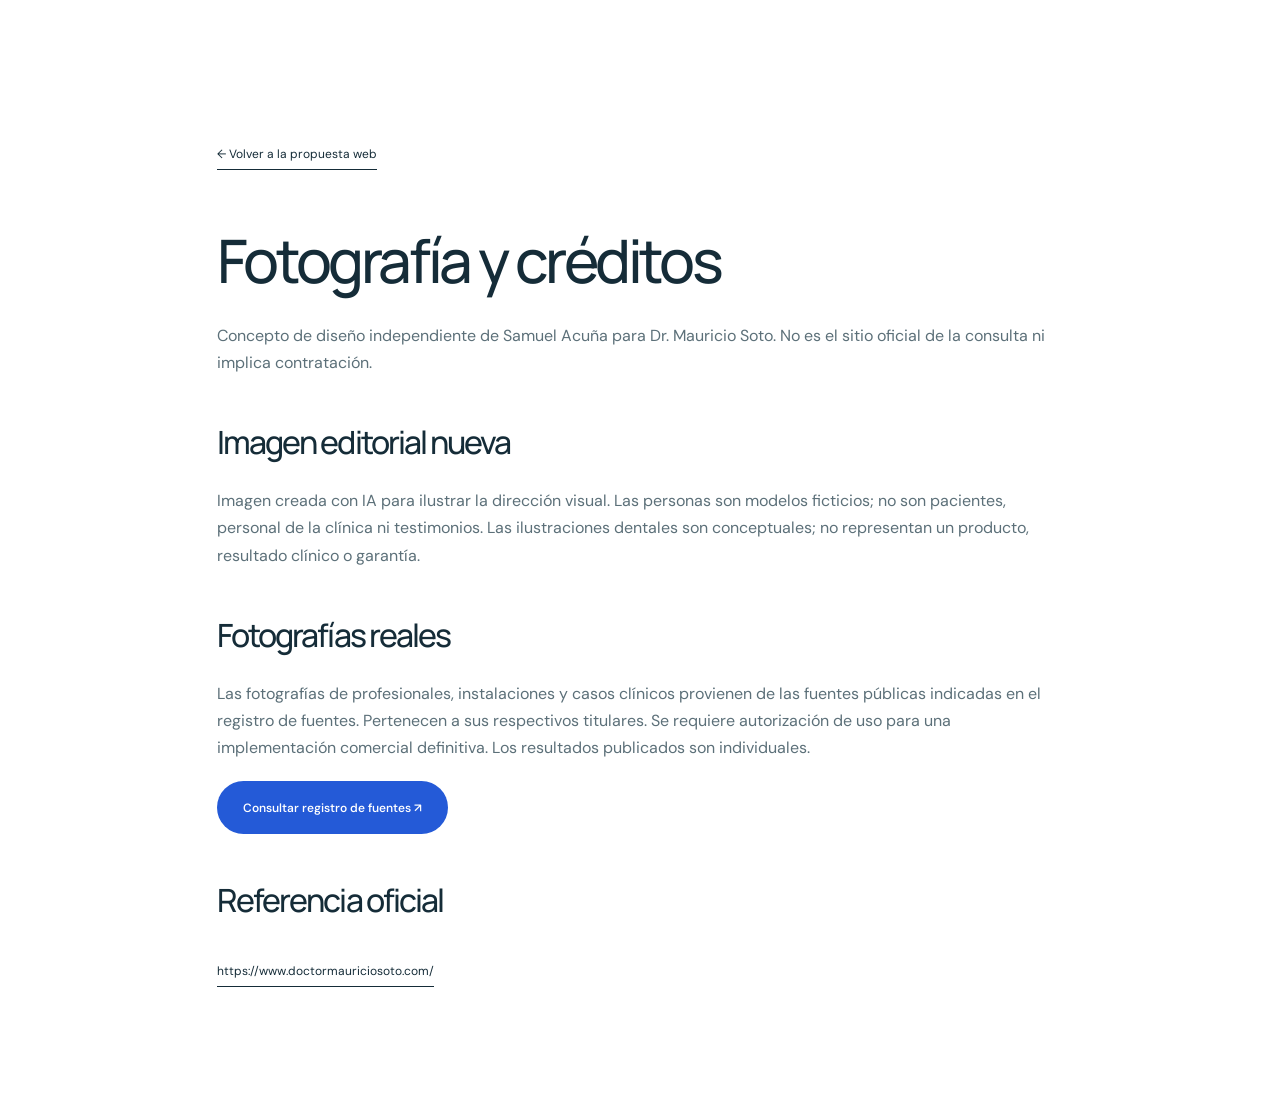
<file: credits.html>
<!doctype html><html lang="es"><head><meta charset="utf-8"><meta name="viewport" content="width=device-width,initial-scale=1"><link rel="stylesheet" href="style.css?v=6"><title>Créditos | Dr. Mauricio Soto</title></head><body><main class="section credits"><a class="text-link" href="./">← Volver a la propuesta web</a><h1>Fotografía y créditos</h1><p>Concepto de diseño independiente de Samuel Acuña para Dr. Mauricio Soto. No es el sitio oficial de la consulta ni implica contratación.</p><h2>Imagen editorial nueva</h2><p>Imagen creada con IA para ilustrar la dirección visual. Las personas son modelos ficticios; no son pacientes, personal de la clínica ni testimonios. Las ilustraciones dentales son conceptuales; no representan un producto, resultado clínico o garantía.</p><h2>Fotografías reales</h2><p>Las fotografías de profesionales, instalaciones y casos clínicos provienen de las fuentes públicas indicadas en el registro de fuentes. Pertenecen a sus respectivos titulares. Se requiere autorización de uso para una implementación comercial definitiva. Los resultados publicados son individuales.</p><a class="btn" href="SOURCES.json">Consultar registro de fuentes ↗</a><h2>Referencia oficial</h2><a class="text-link" href="https://www.doctormauriciosoto.com/">https://www.doctormauriciosoto.com/</a></main></body></html>
</file>
<file: style.css>
@import url('https://fonts.googleapis.com/css2?family=Space+Grotesk:wght@400;500;600&family=Archivo+Black&display=swap');
@import url('https://fonts.googleapis.com/css2?family=DM+Sans:wght@400;450;500;550;600;650;700&family=Manrope:wght@400;450;500;550;600;650;700;750&family=Instrument+Serif:ital@0;1&display=swap');
:root{--ink:#152c38;--muted:#5c7079;--paper:#fff;--wash:#edf4f7;--accent:#245ad7;--line:#d6e0e5;--g:clamp(24px,6vw,120px);--dark:#0b1c2c}*{box-sizing:border-box}html{scroll-behavior:smooth;scroll-padding-top:110px}body{margin:0;background:var(--paper);color:var(--ink);font-family:'DM Sans',Arial,sans-serif;-webkit-font-smoothing:antialiased}button,input,select{font:inherit;color:inherit}button,summary{cursor:pointer}a{color:inherit;text-decoration:none}button,a{-webkit-tap-highlight-color:transparent}figure{margin:0}img{display:block;width:100%;height:100%;object-fit:cover}h1,h2,h3,p{margin:0}h1,h2,h3{font-family:'Manrope',Arial,sans-serif;font-weight:500;white-space:pre-line;letter-spacing:-.06em;line-height:1.03;text-wrap:balance}h1{font-size:clamp(60px,7.1vw,116px)}h2{font-size:clamp(38px,4.6vw,74px)}h3{font-size:27px;letter-spacing:-.035em;line-height:1.2}p{font-size:16px;line-height:1.7;color:var(--muted)}p+p{margin-top:20px}.eyebrow{display:block;letter-spacing:.13em;font-size:10px;font-weight:600;line-height:1.5;margin-bottom:27px;text-transform:uppercase}.section{padding:120px var(--g)}.section h2+p{margin-top:28px;max-width:530px}.btn{display:inline-flex;align-items:center;justify-content:space-between;gap:25px;min-height:53px;padding:17px 25px;border-radius:50px;border:1px solid transparent;background:var(--accent);color:white;font-size:12px;font-weight:550;line-height:1.2;transition:background .3s,transform .3s,box-shadow .3s}.btn>span:last-child{font-size:20px;line-height:1}.btn:hover{transform:translateY(-3px);box-shadow:0 8px 25px #001a4a16}.btn.outline{background:transparent;color:inherit;border-color:currentColor}.text-link{display:inline-flex;align-items:center;gap:30px;border-bottom:1px solid currentColor;padding:0 0 7px;margin-top:26px;font-size:12px}.text-link span:last-child{font-size:19px}.text-link:hover{gap:40px}.fine{font-size:11px;line-height:1.6}.skip{position:fixed;left:20px;top:-100px;padding:20px;background:white;color:#000;z-index:100}.skip:focus{top:20px}button:focus-visible,a:focus-visible,summary:focus-visible,input:focus-visible,select:focus-visible{outline:3px solid #6b9eff;outline-offset:5px}::selection{background:#c4dcff;color:#102238}.progress-bar{position:fixed;left:0;top:0;height:3px;background:var(--accent);width:100%;transform-origin:left;transform:scaleX(0);z-index:60}.concept{display:flex;justify-content:space-between;align-items:center;gap:18px;padding:7px var(--g);font-size:9px;letter-spacing:.015em;background:#eaf0f5;color:#52616b}.concept a{white-space:nowrap;text-decoration:underline;text-underline-offset:3px}.site-header{position:sticky;top:0;z-index:40;display:flex;align-items:center;gap:30px;min-height:92px;padding:20px var(--g);background:#fffffff2;backdrop-filter:blur(18px)}.brand{display:flex;align-items:center;gap:12px;flex:1;min-width:230px}.brand-mark{font-family:'Instrument Serif',Georgia,serif;font-size:30px;letter-spacing:-.06em}.brand b{display:block;font-size:14px;letter-spacing:-.035em;font-weight:600}.brand small{display:block;font-size:8px;letter-spacing:.01em;margin-top:5px}.site-nav{display:flex;gap:25px;font-size:11px;white-space:nowrap}.site-nav a{position:relative;padding:6px 0}.site-nav a:after{content:'';position:absolute;height:1px;background:currentColor;left:0;right:100%;bottom:0;transition:right .3s}.site-nav a:hover:after{right:0}.nav-actions{display:flex;gap:22px;align-items:center}.lang{background:none;border:0;font-size:11px;padding:8px}.compact{min-height:43px;padding:12px 19px;font-size:11px;gap:20px}.menu-toggle{display:none}.media-credit{position:absolute;font-size:8px;line-height:1.5;letter-spacing:.01em;z-index:3;opacity:.8;max-width:320px}.location{font-size:9px;letter-spacing:.14em}.doctor{display:grid;grid-template-columns:1fr 1fr;align-items:center;gap:9vw}.doctor-photo{position:relative;height:620px;overflow:hidden;border-radius:48% 48% 2px 2px}.doctor-photo img{object-position:50% 30%;transition:transform 1.2s}.doctor-photo:hover img{transform:scale(1.035)}.doctor-photo figcaption{position:absolute;left:24px;bottom:22px;background:#fff;color:#172e3d;padding:12px 18px;border-radius:25px;font-size:11px}.doctor-copy p{margin:28px 0 5px}.service-rows details{border-top:1px solid var(--line)}.service-rows details:last-child{border-bottom:1px solid var(--line)}summary{list-style:none}summary::-webkit-details-marker{display:none}.service-rows summary{display:flex;align-items:center;gap:30px;padding:30px 0;font-size:clamp(22px,2.7vw,42px);letter-spacing:-.045em;line-height:1.2}.service-rows summary small{font-size:10px;letter-spacing:0;min-width:20px}.service-rows summary>span:last-child{margin-left:auto;font-size:25px;transition:transform .3s}.service-rows details[open] summary>span:last-child{transform:rotate(45deg)}.service-rows details>div{padding:0 0 34px 50px;max-width:580px}.service-rows .btn{margin-top:22px;font-size:11px;min-height:45px;padding:13px 20px}.service-rows details[open]>div{animation:unfold .4s ease}.travel{position:relative;display:grid;grid-template-columns:1fr 1fr;gap:10vw;background:var(--wash);overflow:hidden}.travel-intro h2{font-size:clamp(46px,5.1vw,82px)}.travel-intro>p{max-width:490px;margin-top:25px}.country-switch{display:flex;gap:7px;margin:27px 0 0}.country-btn{background:transparent;border:1px solid var(--line);border-radius:30px;padding:10px 24px;font-size:12px;min-width:90px}.country-btn[aria-pressed=true]{background:var(--ink);color:var(--paper);border-color:var(--ink)}#country-copy{font-size:12px;max-width:440px;min-height:62px;margin:17px 0 25px;line-height:1.7}.travel-path{padding:0;margin:0;list-style:none;position:relative}.travel-path:before{content:'';position:absolute;top:25px;bottom:50px;left:24px;width:1px;background:var(--line)}.travel-path li{display:flex;gap:27px;padding:10px 0 37px;position:relative}.path-number{width:48px;height:48px;display:grid;place-items:center;border-radius:50%;border:1px solid var(--line);background:var(--wash);font-size:11px;flex-shrink:0}.travel-path h3{margin:9px 0 13px;font-size:23px}.travel-path p{font-size:14px;max-width:380px}.faq{display:grid;grid-template-columns:1fr 1.25fr;gap:8vw}.faq h2{font-size:clamp(34px,4vw,60px)}.faq summary{display:flex;gap:25px;justify-content:space-between;padding:24px 0;font-size:16px;line-height:1.5}.faq summary>span:last-child{font-size:24px;line-height:1}.faq details{border-bottom:1px solid var(--line)}.faq details:first-child{border-top:1px solid var(--line)}.faq details p{padding:0 30px 25px 0;font-size:14px}.closing{background:var(--accent);color:white;text-align:center;padding:115px var(--g);position:relative;isolation:isolate;overflow:hidden}.closing h2{font-size:clamp(50px,6.4vw,100px)}.closing .btn{background:white;color:var(--ink);margin-top:35px}.closing .fine{margin:20px auto 0;color:inherit;opacity:.8;max-width:400px}.closing-orbit{position:absolute;inset:-45% 10%;border-radius:50%;border:1px solid #ffffff28;z-index:-1;transform:rotate(-25deg)}footer{padding:65px var(--g) 25px;background:var(--paper);color:var(--ink)}.footer-top{position:relative;padding-bottom:40px;border-bottom:1px solid var(--line)}.footer-brand{font-size:clamp(27px,4.2vw,65px);letter-spacing:-.05em;line-height:1.1}.footer-top p{font-size:12px;margin-top:15px}.up{position:absolute;right:0;top:0;border:1px solid var(--line);width:45px;height:45px;border-radius:50%;display:grid;place-items:center;font-size:20px}.footer-columns{display:grid;grid-template-columns:2fr 1fr 1fr;gap:50px;padding:40px 0}.footer-columns .eyebrow{font-size:9px;margin-bottom:13px}.footer-columns p{font-size:12px;max-width:320px}.footer-columns a{font-size:12px;display:block;margin-bottom:17px}.footer-note{display:flex;justify-content:space-between;gap:30px;font-size:9px;color:var(--muted);border-top:1px solid var(--line);padding-top:23px;line-height:1.6}.footer-note>span:first-child{max-width:650px}.footer-note>span:last-child{white-space:nowrap}.credits{max-width:1000px;margin:auto}.credits h1{font-size:60px;margin:60px 0 30px}.credits h2{font-size:32px;margin:50px 0 20px}.credits .btn{margin-top:20px}.credits p{max-width:none!important}
/* Mauricio — material, typography and a continuous white canvas. */
.drmauriciosoto{--accent:#224ed4;--ink:#153fbb;--muted:#57677c;--wash:#f2f5ff}.m-hero{position:relative;min-height:780px;overflow:hidden;padding:60px var(--g) 50px}.m-top{position:relative;z-index:3}.m-top h1{font-size:clamp(85px,11.5vw,185px);line-height:.87;letter-spacing:-.075em}.m-top .eyebrow{margin-bottom:32px}.m-object{position:absolute;right:-9%;top:5%;height:88%;width:79%;z-index:0}.m-object img{object-fit:contain;mix-blend-mode:multiply}.m-object .media-credit{bottom:2%;right:23%;color:#69798c}.m-intro{position:relative;z-index:3;width:290px;margin-top:36px}.m-intro p{font-size:17px;max-width:270px;margin-bottom:25px;color:#294a7a}.m-intro .location{display:block;margin-top:40px}.m-doctor-stamp{position:absolute;right:var(--g);bottom:47px;display:flex;gap:14px;align-items:center;font-size:11px;z-index:3}.m-doctor-stamp img{height:65px;width:65px;border-radius:50%;object-position:50% 15%}.m-services{display:grid;grid-template-columns:1fr 1.05fr;gap:9vw;padding-top:100px}.m-statement h2{max-width:430px}.m-statement p{font-size:15px}.m-work{display:grid;grid-template-columns:.85fr 1.05fr .9fr;gap:4vw;align-items:center;background:#f1f5fb;padding-top:90px;padding-bottom:100px}.m-work h2{font-size:55px}.m-work p{font-size:13px}.m-work figure img{border-radius:150px 150px 8px 8px;object-fit:cover}.m-case-one{height:410px}.m-case-two{height:300px;margin-top:150px}.m-work figcaption{font-size:9px;margin-top:15px;color:#5e6b7e}.drmauriciosoto .doctor{padding-top:155px}.drmauriciosoto .doctor-photo{border-radius:8px 150px 8px 8px}.drmauriciosoto .travel{border-radius:0 160px 0 0}.drmauriciosoto .closing{border-radius:180px 180px 0 0;margin-top:30px}
/* Silvia — soft plum, circular photography, open editorial rhythm. */
.drasilviahoyos{--ink:#482d42;--muted:#766570;--paper:#fffdfb;--accent:#754d6b;--wash:#f0e8ef;--line:#ddcfd9}.drasilviahoyos .site-header{background:#fffdfbf2}.drasilviahoyos h1,.drasilviahoyos h2{font-family:'Instrument Serif',Georgia,serif;font-weight:400;letter-spacing:-.035em}.s-hero{position:relative;min-height:760px;padding:95px var(--g) 110px;overflow:hidden;background:#f0e8ef;border-radius:0 0 0 140px}.s-title{position:relative;z-index:3;max-width:56%}.s-title h1{font-size:clamp(78px,8.7vw,140px);line-height:.97}.s-title p{max-width:340px;margin:30px 0;color:#60475a}.s-circle{position:absolute;width:46vw;height:46vw;max-width:740px;max-height:740px;right:-1vw;top:35px;border-radius:50%;overflow:hidden;box-shadow:0 0 0 20px #ffffff25}.s-circle img{object-position:center 40%;transform:scale(1.03)}.s-circle .media-credit{bottom:25px;left:25%;max-width:50%;text-align:center;color:#372f39;background:#ffffffaa;border-radius:20px;padding:5px 12px}.s-word{position:absolute;bottom:-35px;right:0;font-family:'Instrument Serif',Georgia,serif;font-style:italic;font-size:170px;line-height:1;color:#fff9;letter-spacing:-.04em;pointer-events:none}.s-intro{text-align:center;max-width:1000px;margin:auto;padding-top:105px;padding-bottom:105px}.small-flower{display:block;font-size:42px;color:#9e7a96;margin-bottom:26px}.s-intro h2{font-size:70px}.s-intro p{max-width:600px!important;margin:28px auto 0!important}.s-clinic{position:relative;min-height:650px;margin:0 3vw 0;border-radius:20px 150px 20px 20px;overflow:hidden}.s-real-photo{position:absolute;inset:0}.s-real-photo img{object-position:75% center}.s-real-photo:after{content:'';position:absolute;inset:0;background:linear-gradient(90deg,#f8f4f0f7 0%,#f8f4f0ed 24%,transparent 62%)}.s-real-copy{position:relative;max-width:480px;padding:90px 55px;box-sizing:content-box}.s-real-copy h2{font-size:66px}.s-real-copy p{max-width:330px;margin-top:28px;font-size:15px}.s-services{display:grid;grid-template-columns:1fr 1.4fr;gap:9vw}.s-services h2{font-size:88px}.drasilviahoyos .service-rows summary{font-family:'Instrument Serif',Georgia,serif;font-size:38px;letter-spacing:-.02em}.drasilviahoyos .travel{background:#f0e8ef;border-radius:140px 0 140px 0}.drasilviahoyos .closing{background:#66445e}.drasilviahoyos .closing h2{font-style:italic;font-size:110px}
/* Gregory — dark optical product photography and mint technical details. */
.drgregorycamacho{--ink:#113d35;--accent:#1a5645;--muted:#627c72;--wash:#eff6f1;--line:#cbded2}.drgregorycamacho .site-header{background:#09251ff2;color:#f2fbf4}.drgregorycamacho .site-header .btn{background:#cdf0d6;color:#0b3828}.drgregorycamacho .concept{background:#061e19;color:#aac9bc}.g-hero{position:relative;background:#082b28;color:#f0faef;min-height:780px;padding:55px var(--g) 40px;overflow:hidden}.g-title{position:relative;z-index:3}.g-title h1{font-size:clamp(64px,7.3vw,118px);line-height:1.04;max-width:1000px}.g-aligner{position:absolute;right:-5%;bottom:30px;width:78%;height:77%;z-index:1;mix-blend-mode:screen}.g-aligner img{object-fit:contain}.g-aligner .media-credit{right:16%;bottom:40px;color:#c2e8d4}.g-bottom{position:relative;z-index:3;margin-top:100px;max-width:300px}.g-bottom p{color:#bcd7cb;font-size:15px;margin-bottom:25px}.g-bottom .btn{background:#cdf0d6;color:#113d35}.round-arrow{width:42px;height:42px;display:grid;place-items:center;border-radius:50%;border:1px solid #b7dcc6;font-size:22px;margin-top:28px}.g-guide{display:flex;position:relative;gap:28px;z-index:3;font-size:8px;letter-spacing:.15em;margin-top:35px;color:#a4c7b5}.g-services{display:block}.g-services>div:first-child{display:flex;align-items:flex-start;justify-content:space-between;gap:50px;margin-bottom:60px}.g-services h2{max-width:680px}.g-services .service-rows details>div{margin-left:30%;padding-left:0}.g-services .service-rows summary{font-size:50px}.g-services .service-rows summary small{min-width:28%;font-size:12px}.g-doctor{background:#e7eee7;border-radius:170px 0 0 0}.g-doctor .doctor-photo{border-radius:180px 180px 0 0;height:680px}.g-doctor .doctor-photo img{object-position:50% 15%}.g-compare{display:grid;grid-template-columns:.8fr 1.3fr;gap:6vw;align-items:center}.comparison{position:relative;height:510px;overflow:hidden;border-radius:220px 220px 12px 12px;background:#d8e9dd}.compare-base,.compare-overlay{position:absolute;inset:0}.compare-overlay{clip-path:inset(0 calc(100% - var(--compare)) 0 0)}.comparison img{object-fit:cover;object-position:center}.compare-handle{position:absolute;left:var(--compare);top:0;bottom:0;width:2px;background:white;color:transparent;pointer-events:none;z-index:3}.compare-handle:after{content:'↔';position:absolute;top:50%;left:50%;transform:translate(-50%,-50%);color:#163c2b;width:50px;height:50px;border-radius:50%;background:white;display:grid;place-items:center;font-size:22px}.comparison input{position:absolute;inset:0;opacity:0;cursor:ew-resize;width:100%;height:100%;z-index:5;margin:0}.comparison:focus-within{outline:3px solid #548aff;outline-offset:5px}.compare-label{position:absolute;bottom:23px;background:#fff;color:#102a1d;padding:8px 14px;border-radius:20px;font-size:10px}.before{left:23px}.after{right:23px}.drgregorycamacho .travel{background:#092d25;color:#e4f1e8;--muted:#b0c9bc;--line:#416252;--wash:#092d25}.drgregorycamacho .country-btn[aria-pressed=true]{color:#123b2c;background:#d0e6d7}.drgregorycamacho .closing{background:#d5e7d7;color:#133e2d}.drgregorycamacho .closing-orbit{border-color:#9dbca8}
/* Quiceno — open clinical canvas; implant integrated with type. */
.drluisfelipequiceno{--ink:#20364b;--accent:#3966e7;--muted:#61788c;--wash:#eff5fa;--line:#d2dfeb}.q-hero{min-height:770px;position:relative;overflow:hidden;background:#edf5fc}.q-scene{position:absolute;inset:0}.q-scene img{object-position:50% 50%}.q-title{position:relative;z-index:2;padding:80px 0 95px var(--g);max-width:51%}.q-title h1{font-size:clamp(62px,6.6vw,105px);line-height:1.04}.q-title .eyebrow{font-size:9px}.q-title p{font-size:16px;max-width:360px;margin:28px 0;color:#526d86}.q-hero>.media-credit{bottom:23px;right:var(--g);color:#48637e}.q-marker{position:absolute;z-index:3;display:flex;align-items:center;gap:10px;font-size:10px;color:#28445e;padding:9px 14px;background:#ffffffb3;border-radius:25px;border:1px solid #ffffffb0;backdrop-filter:blur(8px)}.q-marker i{width:6px;height:6px;background:#638eea;border-radius:50%;box-shadow:0 0 0 4px #d8e4fa}.q-marker.one{right:5%;top:24%}.q-marker.two{right:29%;top:51%}.q-marker.three{right:7%;bottom:16%}.q-index{display:flex;justify-content:space-between;gap:25px;padding:30px var(--g);font-size:9px;letter-spacing:.1em;border-bottom:1px solid var(--line)}.q-services{display:grid;grid-template-columns:1fr 1fr;gap:11vw;align-items:start}.q-sticky{position:sticky;top:135px}.q-sticky img{width:145px;height:145px;border-radius:50%;margin-top:40px;object-position:50% 20%}.q-chapters article{padding:10px 0 55px;border-bottom:1px solid var(--line);margin-bottom:40px}.q-chapters article>span{font-size:11px;display:block;margin-bottom:25px;color:#5d7bd4}.q-chapters h2{font-size:44px}.q-chapters p{font-size:15px;margin-top:24px}.q-chapters .btn{margin-top:25px}.q-clinic{display:grid;grid-template-columns:1.2fr 1fr;gap:0;background:#1a3851;color:white}.q-clinic>div:first-child{min-height:650px}.q-clinic>div:last-child{padding:95px 6vw;align-self:center}.q-clinic h2{font-size:54px}.q-clinic p{color:#b8cddb;margin:30px 0}.q-clinic .btn{background:white;color:#1c405c}.drluisfelipequiceno .travel{background:white}.drluisfelipequiceno .path-number{background:white}.drluisfelipequiceno .faq{background:#f0f5fa}.drluisfelipequiceno .closing{background:#e8f0fa;color:#213c63}.drluisfelipequiceno .closing-orbit{border-color:#b1c6e0}.drluisfelipequiceno .closing .btn{background:#3966e7;color:white}
/* Real Smile — cinematic monochrome, assertive typography and editorial strips. */
.drpipevillabona{--ink:#202020;--muted:#747474;--accent:#202020;--wash:#f1f1ed;--line:#d4d4ce}.drpipevillabona .site-header{background:#141414f2;color:white}.drpipevillabona .site-header .btn{background:#d5ef71;color:#171b0c}.drpipevillabona .concept{background:#080808;color:#b9b9b9}.drpipevillabona .brand-mark{font-family:'DM Sans';font-weight:700;font-size:23px}.p-hero{position:relative;min-height:780px;background:#171717;color:white;overflow:hidden}.p-photo{position:absolute;inset:0}.p-photo img{object-position:50% 30%}.p-copy{position:relative;padding:83px var(--g) 135px;max-width:67%;z-index:2}.p-copy h1{font-size:clamp(90px,11.6vw,185px);letter-spacing:-.08em;line-height:.86;font-weight:650}.p-copy p{margin:32px 0;max-width:280px;color:#ccc;font-size:15px}.p-copy .btn{background:#d5ef71;color:#151912}.p-bottom{position:absolute;left:var(--g);right:var(--g);bottom:30px;display:flex;align-items:center;gap:35px;font-size:9px;letter-spacing:.05em}.p-bottom strong{font-size:24px;letter-spacing:-.05em}.p-bottom .media-credit{position:static;margin-left:auto;max-width:260px;text-align:right;font-size:8px}.p-statement{background:#d7ed87;color:#29301d;padding-top:110px;padding-bottom:110px}.p-statement h2{font-size:clamp(60px,7.4vw,120px);font-weight:600;line-height:1.04}.p-statement .eyebrow{margin-bottom:40px}.p-doctor{grid-template-columns:.9fr 1.2fr;gap:10vw}.p-doctor .doctor-photo{height:620px;border-radius:0 200px 0 0}.p-doctor h2{font-size:64px}.p-services{background:#161616;color:#f7f7f2;display:grid;grid-template-columns:1fr 1.3fr;gap:8vw;--line:#4f4f48;--muted:#a8aaa3}.p-services h2{font-size:60px}.p-services summary{font-size:36px}.p-clinic{display:grid;grid-template-columns:1.2fr 1fr;align-items:center;gap:7vw;padding:110px var(--g);background:#efefea}.p-clinic figure{height:560px;position:relative}.p-clinic img{border-radius:280px 280px 0 0}.p-clinic figcaption{font-size:9px;margin-top:15px;color:#777}.p-clinic h2{font-size:65px}.drpipevillabona .travel{display:block;background:#fff}.drpipevillabona .travel-intro{display:grid;grid-template-columns:1.2fr 1fr;column-gap:10vw}.drpipevillabona .travel-intro>.eyebrow{grid-column:1/-1}.drpipevillabona .travel-intro h2{grid-row:2/6}.drpipevillabona .travel-intro>p{margin:0}.drpipevillabona .travel-intro .country-switch{grid-column:2}.drpipevillabona #country-copy{grid-column:2;margin:20px 0}.drpipevillabona .travel-intro>.btn{justify-self:start;grid-column:2}.drpipevillabona .travel-path{display:flex;gap:40px;margin-top:70px}.drpipevillabona .travel-path:before{display:none}.drpipevillabona .travel-path li{display:block;flex:1;border-top:1px solid #ccc;padding-top:23px}.drpipevillabona .path-number{background:#fff;margin-bottom:25px}.drpipevillabona .travel-path h3{font-size:22px}.drpipevillabona .travel-path p{font-size:13px}.drpipevillabona .faq{background:#f4f4ef}.drpipevillabona .closing{background:#d7ed87;color:#252b1b}.drpipevillabona .closing h2{font-weight:600}.drpipevillabona .closing .btn{background:#202020;color:white}.drpipevillabona .closing-orbit{border-color:#9eaf6a}
/* Beodonto — joyful blue, generous curves and connected specialities. */
.beodonto{--ink:#123d76;--accent:#1959ce;--muted:#57749b;--wash:#ecf6ff;--line:#c8daed}.beodonto .brand-mark{font-family:'DM Sans';font-weight:700;letter-spacing:-.08em;font-size:24px}.b-hero{background:#1552bd;position:relative;min-height:860px;color:white;overflow:hidden;border-radius:0 0 120px 120px;padding:55px var(--g) 60px}.b-top{position:relative;z-index:3;max-width:55%}.b-top h1{font-weight:650;font-size:clamp(90px,12vw,195px);line-height:.88;letter-spacing:-.075em}.b-top p{max-width:300px;color:#d8e7ff;font-size:16px;margin:30px 0}.b-top .btn{background:white;color:#17479b}.b-smiles{position:absolute;right:-12%;bottom:-14%;width:72%;height:84%;border-radius:50%;overflow:hidden;transform:rotate(-7deg);z-index:2}.b-smiles img{transform:rotate(7deg) scale(1.17);object-position:47% 40%}.b-smiles .media-credit{left:26%;bottom:24%;transform:rotate(7deg);background:#153877a8;color:white;padding:8px 14px;border-radius:30px;font-size:8px;max-width:280px}.b-circle{position:absolute;width:600px;height:600px;border-radius:50%;border:1px solid #ffffff4a;left:-260px;bottom:-300px;font-size:340px;line-height:1;text-align:center;color:#ffffff22}.b-services-head{display:grid;grid-template-columns:.7fr 1.5fr;gap:8vw;margin-bottom:70px}.b-services-head h2{font-size:68px}.b-path{position:relative;padding-left:20%;}.b-path:before{content:'';position:absolute;top:45px;bottom:60px;left:calc(20% + 44px);width:1px;background:#9bbbe5}.b-path article{display:flex;gap:50px;align-items:flex-start;padding-bottom:60px}.b-num{border-radius:50%;height:90px;width:90px;flex-shrink:0;display:grid;place-items:center;background:#e9f3ff;color:#1a55ba;font-size:23px;position:relative}.b-path article:nth-child(2){margin-left:11%}.b-path article:nth-child(3){margin-left:22%}.b-path h2{font-size:45px}.b-path p{font-size:15px;margin:20px 0!important;max-width:500px}.b-path .btn{font-size:11px;min-height:44px;padding:12px 20px}.b-team{background:#ecf6ff;border-radius:130px 0 0 0;padding:100px var(--g) 60px;overflow:hidden}.b-team-copy{display:grid;grid-template-columns:.8fr 1.2fr;column-gap:9vw;margin-bottom:65px}.b-team-copy>.eyebrow{grid-column:1/-1}.b-team-copy h2{font-size:65px}.b-team-copy p{align-self:center;font-size:16px;max-width:490px}.b-team-panorama{display:flex;gap:0;height:480px;overflow:hidden;border-radius:250px 250px 15px 15px}.b-team-panorama img{width:25%;object-position:center 60%}.team-caption{font-size:9px;margin-top:16px}.b-clinic{display:grid;grid-template-columns:1.2fr 1fr;gap:8vw;align-items:center}.b-clinic>div:first-child{height:500px;border-radius:10px 180px 10px 10px;overflow:hidden}.b-clinic h2{font-size:60px}.b-clinic .btn{margin-top:28px}.beodonto .travel{border-radius:0 130px 0 0}.beodonto .closing{border-radius:120px 120px 0 0}.beodonto .closing-orbit{inset:-60% 5%}
/* Camilo — physician-led editorial, navy and serif. */
.drcamilolemos{--ink:#172b3c;--accent:#243f58;--muted:#6f7d87;--wash:#eef1f2;--line:#d2dade}.drcamilolemos h1,.drcamilolemos h2{font-family:'Instrument Serif',Georgia,serif;font-weight:400;letter-spacing:-.025em}.drcamilolemos .site-header{background:#111f2ff2;color:#fff}.drcamilolemos .site-header .btn{background:#e6edf2;color:#142f46}.drcamilolemos .concept{background:#091421;color:#aab9c8}.c-hero{position:relative;min-height:800px;background:#132438;color:#eaf0f5;overflow:hidden}.c-portrait{position:absolute;right:0;top:0;bottom:0;width:57%;}.c-portrait img{object-position:50% 29%}.c-portrait:before{content:'';position:absolute;inset:0;background:linear-gradient(90deg,#132438 0%,transparent 42%);z-index:1}.c-heading{position:relative;z-index:3;padding:110px 0 160px var(--g);max-width:63%}.c-heading h1{font-size:clamp(75px,8.4vw,135px);line-height:1.01}.c-heading p{color:#bccbd6;max-width:330px;margin:32px 0;font-size:15px}.c-heading .btn{background:#e8eef2;color:#173149}.c-signature{position:absolute;right:7%;bottom:75px;z-index:3;font-family:'Instrument Serif';font-style:italic;font-size:48px;color:#f7fafb;transform:rotate(-8deg)}.c-meta{position:absolute;left:var(--g);right:var(--g);bottom:26px;display:flex;justify-content:space-between;gap:35px;font-size:8px;letter-spacing:.12em;z-index:3}.c-meta .media-credit{position:static;text-align:right;letter-spacing:0}.c-story{display:grid;grid-template-columns:1.2fr 1fr;column-gap:8vw;row-gap:60px}.c-story-heading{grid-column:1/-1;text-align:center}.c-story-heading h2{font-size:80px}.c-video{height:460px;position:relative;overflow:hidden;border-radius:50% 50% 3px 3px}.c-video a{display:block;height:100%}.c-video img{object-position:50% 20%}.play{position:absolute;left:50%;top:50%;transform:translate(-50%,-50%);width:80px;height:80px;border-radius:50%;display:grid;place-items:center;background:#ffffffce;color:#20374e;font-size:23px;backdrop-filter:blur(10px);transition:background .3s}.c-video a:hover .play{background:white}.video-caption{position:absolute;bottom:22px;left:25px;color:#fff;font-size:12px;text-shadow:0 1px 5px #000}.c-video iframe{height:100%;width:100%;border:0;background:#091723}.c-story-copy{align-self:center}.c-story-copy>p{font-size:18px;color:#475d6d}.c-training{margin-top:32px;padding-top:25px;border-top:1px solid var(--line)}.c-training p{font-size:11px;margin-bottom:20px}.c-training strong{display:block;font-size:13px;font-weight:500;color:#253d50;margin-top:5px}.c-services{display:grid;grid-template-columns:1fr 1.3fr;gap:10vw;background:#edf0f2;border-radius:140px 0 0 0}.c-services h2{font-size:80px}.c-services p{font-size:15px}.c-services .service-rows summary{font-family:'Instrument Serif';font-size:41px;letter-spacing:-.025em}.drcamilolemos .travel{background:#182e42;color:#eef3f8;--muted:#b8c9d6;--wash:#182e42;--line:#456072}.drcamilolemos .travel h2{font-size:90px}.drcamilolemos .country-btn[aria-pressed=true]{background:white;color:#18344b}.drcamilolemos .closing{background:#dfe7ec;color:#183047}.drcamilolemos .closing h2{font-size:110px}.drcamilolemos .closing-orbit{border-color:#b7c8d3}
/* Hector — cool silver, portrait cut through by an arc; separate clinical routes. */
.drhectorjgarcia{--ink:#24425c;--accent:#2e5b7b;--muted:#637d91;--wash:#eef3f6;--line:#d1dfe8}.h-hero{position:relative;min-height:730px;overflow:hidden;background:#eef3f6}.h-heading{position:relative;z-index:3;margin-left:42%;padding:95px var(--g) 90px 5vw;max-width:62%}.h-heading .eyebrow{font-size:9px}.h-heading h1{font-size:clamp(58px,6.4vw,102px)}.h-heading p{max-width:360px;margin:26px 0 29px;font-size:16px}.h-portrait{position:absolute;left:-8%;bottom:-8%;height:110%;width:54%;border-radius:0 50% 50% 0;overflow:hidden}.h-portrait img{object-position:55% 25%}.h-portrait .media-credit{left:23%;bottom:11%;color:#ebf3f8;max-width:240px}.h-route-links{display:flex;gap:25px;margin-top:50px;font-size:11px;line-height:1.5}.h-route-links a{border-bottom:1px solid #8fa7b9;padding-bottom:12px}.h-vertical{position:absolute;left:25px;top:35px;z-index:3;writing-mode:vertical-rl;font-size:8px;letter-spacing:.17em;color:#2b455d}.h-services{padding-top:90px}.h-surgery{display:grid;grid-template-columns:1.1fr 1fr;gap:8vw;align-items:center;padding:90px var(--g);background:#21435e;color:#e9f2f8;border-radius:0 130px 0 0}.h-surgery h2{font-size:66px}.h-surgery p{color:#becfdc;margin:27px 0}.h-surgery figure{height:480px;position:relative}.h-surgery img{border-radius:50% 50% 0 0}.h-surgery figcaption{font-size:8px;margin-top:12px;color:#b2cadb}.h-hair{position:relative;min-height:600px;background:#e4edf2;padding:100px var(--g);overflow:hidden}.h-hair>div{max-width:540px;margin-left:auto;position:relative;z-index:2}.h-hair h2{font-size:66px}.h-hair p{margin:30px 0;color:#5a768b}.hair-word{position:absolute;left:-25px;top:100px;writing-mode:vertical-rl;transform:rotate(180deg);font-family:'Instrument Serif';font-style:italic;font-size:210px;line-height:.9;letter-spacing:-.04em;color:#b0c6d5}.h-doctor{display:grid;grid-template-columns:1fr 1fr;gap:12vw;align-items:center}.h-doctor h2{font-size:70px}.h-doctor p{font-size:17px}.drhectorjgarcia .travel{border-radius:140px 0 0 0}.drhectorjgarcia .closing{background:#244b68}.drhectorjgarcia .closing-orbit{inset:-45% 15%;border-width:2px}
/* Shared demo controls; no patient information is collected. */
dialog{border:0;padding:35px;max-width:min(620px,calc(100vw - 32px));width:620px;max-height:88dvh;overflow:auto;border-radius:20px;background:white;color:#152b3d;box-shadow:0 25px 100px #071b4140}dialog::backdrop{background:#061526aa;backdrop-filter:blur(6px)}.dialog-top{display:flex;align-items:center;justify-content:space-between;gap:20px;margin-bottom:18px}.dialog-top .eyebrow{margin:0;font-size:9px}.dialog-close{background:#edf2f6;border:0;border-radius:50%;width:36px;height:36px;font-size:25px;flex-shrink:0}.dialog-title{font-family:'Manrope'!important;font-size:34px!important;line-height:1.13;margin-bottom:20px}.dialog-help{font-size:12px;color:#647684;line-height:1.65}.form-step{display:none;padding-top:28px}.form-step.active{display:block}.step-label{font-size:9px;color:#627888;margin-bottom:20px;letter-spacing:.08em}.form-step label{display:block;font-size:13px;margin-bottom:23px}.form-step label>span{display:block;margin-bottom:10px}select,input[type=date]{width:100%;min-height:48px;padding:12px 14px;border:1px solid #cdd9e2;background:#f6f8fa;border-radius:4px;color:#183247;max-width:100%}.form-buttons{display:flex;justify-content:space-between;gap:15px;margin-top:25px}.form-grid{display:grid;grid-template-columns:1fr 1fr;gap:20px}.booking-summary{background:#f0f5f8;padding:23px;margin:22px 0;font-size:16px;line-height:1.7}.demo-success{padding:20px 0 30px}.demo-success h3{font-size:28px;margin-bottom:20px}.demo-success p{font-size:14px}.assistant-launch{position:fixed;bottom:20px;right:20px;z-index:38;width:45px;height:45px;border:1px solid #ffffff88;background:#20394c;color:white;border-radius:50%;font-size:23px;box-shadow:0 5px 25px #0002}.bot-response{font-size:15px;line-height:1.75;padding:25px;background:#eef4f8;border-radius:6px;min-height:180px}.bot-questions{display:flex;flex-wrap:wrap;gap:10px;margin:20px 0}.bot-questions button{font-size:12px;background:white;border:1px solid #c7d5df;border-radius:25px;padding:12px 16px}[hidden]{display:none!important}
/* Motion follows the content rather than taking over scrolling. */
.js-motion .reveal{opacity:0;transform:translateY(32px);transition:opacity .85s ease,transform 1s cubic-bezier(.2,.7,.1,1)}.js-motion .reveal.seen{opacity:1;transform:none}.v4 h1{animation:headlineIn 1.2s cubic-bezier(.2,.65,.15,1) both}.v4 .eyebrow{animation:fadeIn .9s ease both}.m-object,.g-aligner{animation:objectIn 1.5s cubic-bezier(.2,.6,.2,1) both}.q-marker{animation:floatLabel 6s ease-in-out infinite}.q-marker.two{animation-delay:-2s}.q-marker.three{animation-delay:-4s}.service-rows summary{transition:padding .3s,color .3s}.service-rows summary:hover{padding-left:10px;color:var(--accent)}.drpipevillabona .service-rows summary:hover{color:#d5ef71}.closing-orbit{animation:orbitDrift 20s ease-in-out infinite alternate}.b-num{transition:transform .5s,background .5s}.b-path article:hover .b-num{transform:rotate(-12deg);background:#d0e6ff}.text-link{transition:gap .25s}.m-doctor-stamp img{transition:transform .4s}.m-doctor-stamp:hover img{transform:rotate(-6deg)}@keyframes headlineIn{from{opacity:0;transform:translateY(22px);clip-path:inset(0 0 100% 0)}to{opacity:1;transform:none;clip-path:inset(0)}}@keyframes objectIn{from{opacity:0;transform:translateY(35px) scale(.97)}to{opacity:1;transform:none}}@keyframes fadeIn{from{opacity:0}to{opacity:1}}@keyframes unfold{from{opacity:.25;transform:translateY(-8px)}to{opacity:1;transform:none}}@keyframes floatLabel{50%{transform:translateY(-9px)}}@keyframes orbitDrift{to{transform:rotate(25deg) scale(1.1)}}
@media(min-width:1800px){main,footer,.site-header,.concept{max-width:1920px;margin-left:auto;margin-right:auto}.m-object{right:-3%}.s-circle{right:0}.b-smiles{right:-8%}}
@media(max-width:1150px) and (min-width:801px){.site-nav{gap:15px;font-size:10px}.site-header{gap:20px;padding-left:4vw;padding-right:4vw}.brand{min-width:200px}.nav-actions{gap:12px}.compact{padding:12px 14px;font-size:10px}.m-hero{min-height:710px}.m-object{right:-18%;width:92%}.g-hero{min-height:730px}.g-bottom{margin-top:70px}.s-hero{min-height:650px}.s-circle{top:90px;width:48vw;height:48vw}.s-title h1{font-size:85px}.b-hero{min-height:740px}.b-smiles{height:76%;width:75%}.b-top h1{font-size:115px}.c-hero{min-height:730px}.c-heading{padding-top:90px}.h-heading{padding-left:4vw}.h-heading h1{font-size:65px}.m-work h2{font-size:42px}.p-copy{max-width:70%}.p-hero{min-height:720px}.q-title{max-width:54%}.q-marker.two{right:21%}.doctor-photo{height:530px}.g-doctor .doctor-photo{height:580px}}
@media(max-width:800px){:root{--g:24px}html{scroll-padding-top:85px}.concept{font-size:8px;padding:8px 20px}.concept>span{max-width:205px}.site-header{min-height:76px;padding:17px 22px;gap:12px}.brand{min-width:0;gap:10px}.brand-mark{font-size:26px}.brand b{font-size:12px}.brand small{font-size:7px;line-height:1.35;max-width:175px}.nav-actions{gap:15px}.nav-actions>.btn{display:none}.lang{padding:8px 2px;font-size:11px}.menu-toggle{display:block;background:none;border:0;padding:8px 0;font-size:11px}.site-nav{display:none;position:absolute;top:100%;left:0;right:0;padding:15px 24px;background:var(--paper);color:var(--ink);border-bottom:1px solid var(--line);box-shadow:0 20px 30px #172d3c18}.site-nav.open{display:flex;flex-direction:column;gap:0}.site-nav a{font-size:15px;padding:18px 0;border-bottom:1px solid var(--line)}.eyebrow{font-size:9px;margin-bottom:23px}h1{font-size:58px}h2{font-size:42px}h3{font-size:23px}p{font-size:14px}.section{padding:70px var(--g)}.section h2+p{margin-top:23px}.btn{min-height:49px;font-size:11px;padding:15px 21px;gap:22px}.text-link{font-size:11px;margin-top:23px}.media-credit{font-size:7px;line-height:1.5}.doctor{grid-template-columns:1fr;gap:38px}.doctor-photo{height:490px;max-width:520px;width:100%;margin:auto;border-radius:170px 170px 4px 4px}.doctor-copy p{margin-top:23px}.doctor-photo figcaption{left:20px;bottom:20px;font-size:10px}.service-rows summary{font-size:27px;gap:19px;padding:25px 0}.service-rows summary small{font-size:9px;min-width:18px}.service-rows summary>span:last-child{font-size:23px}.service-rows details>div{padding-left:37px;padding-bottom:25px}.service-rows details p{font-size:13px}.service-rows .btn{font-size:10px;padding:12px 17px;min-height:42px}.travel{grid-template-columns:1fr;gap:45px}.travel-intro h2{font-size:55px}.travel-intro>p{font-size:14px}.country-switch{margin-top:23px}.country-btn{font-size:11px;padding:9px 20px}#country-copy{font-size:11px;min-height:0}.travel-path:before{left:20px}.travel-path li{gap:22px;padding-bottom:27px}.path-number{width:41px;height:41px;font-size:10px}.travel-path h3{font-size:20px;margin-top:8px}.travel-path p{font-size:13px}.faq{grid-template-columns:1fr;gap:35px}.faq h2{font-size:42px}.faq summary{font-size:14px;gap:20px;padding:23px 0}.faq details p{font-size:13px;padding-right:15px}.closing{padding:75px 24px}.closing h2{font-size:57px}.closing .eyebrow{font-size:8px}.closing .btn{margin-top:28px}.closing .fine{font-size:10px;max-width:280px}.closing-orbit{inset:-25% -35%}footer{padding:50px 24px 25px}.footer-top{padding-bottom:30px;padding-right:40px}.footer-brand{font-size:32px}.footer-top p{font-size:11px;max-width:240px}.up{width:36px;height:36px;font-size:18px}.footer-columns{grid-template-columns:1fr 1fr;gap:30px 20px;padding:30px 0}.footer-columns>div:first-child{grid-column:1/-1}.footer-columns p{font-size:11px}.footer-columns a{font-size:11px;line-height:1.5}.footer-note{display:block;font-size:8px}.footer-note>span:last-child{display:block;margin-top:18px}.m-hero{min-height:800px;padding:42px 24px 30px}.m-top h1{font-size:95px}.m-top .eyebrow{font-size:8px;max-width:260px}.m-object{right:-33%;top:200px;width:125%;height:400px}.m-object img{object-fit:contain}.m-object .media-credit{bottom:3%;right:35%;font-size:7px}.m-intro{margin-top:330px;width:240px}.m-intro p{font-size:15px;max-width:250px;margin-bottom:22px}.m-intro .location{margin-top:30px;font-size:8px}.m-doctor-stamp{right:24px;bottom:31px;display:block;font-size:8px;max-width:88px;text-align:center}.m-doctor-stamp img{width:52px;height:52px;margin:0 auto 9px}.m-services{grid-template-columns:1fr;gap:35px;padding-top:65px}.m-statement h2{font-size:46px}.m-statement p{font-size:14px}.m-work{grid-template-columns:1fr 1fr;gap:35px 16px;align-items:start;padding-top:65px;padding-bottom:80px}.m-work>div:first-child{grid-column:1/-1}.m-work h2{font-size:46px}.m-work h2+p{max-width:330px}.m-case-one{height:280px}.m-case-two{height:220px;margin-top:70px}.m-work figure img{border-radius:90px 90px 5px 5px}.m-work figcaption{font-size:8px;line-height:1.5;margin-top:12px}.drmauriciosoto .doctor{padding-top:80px}.drmauriciosoto .doctor-photo{border-radius:4px 100px 4px 4px}.drmauriciosoto .travel{border-radius:0 70px 0 0}.drmauriciosoto .closing{border-radius:65px 65px 0 0;margin-top:0}.s-hero{min-height:860px;padding:42px 24px 80px;border-radius:0 0 0 65px;display:flex;flex-direction:column}.s-title{max-width:100%}.s-title h1{font-size:66px;max-width:450px;line-height:1}.s-title p{max-width:295px;font-size:14px;margin:22px 0}.s-title .eyebrow{font-size:8px}.s-circle{position:relative;right:auto;top:auto;width:330px;height:330px;max-width:91vw;max-height:91vw;align-self:flex-end;margin:35px -40px 0 0;box-shadow:0 0 0 12px #fff4}.s-circle img{object-position:center 35%}.s-circle .media-credit{font-size:6px;left:20%;max-width:60%;bottom:15px;padding:5px 12px}.s-word{font-size:100px;bottom:-15px;left:25px;right:auto}.s-intro{padding-top:70px;padding-bottom:70px}.small-flower{font-size:35px;margin-bottom:24px}.s-intro h2{font-size:49px}.s-intro p{font-size:14px;margin-top:24px!important}.s-clinic{margin:0 16px;border-radius:10px 80px 10px 10px;display:flex;flex-direction:column;min-height:0;background:#f4f0ed}.s-real-photo{position:relative;height:330px;order:1}.s-real-photo img{object-position:77% center}.s-real-photo:after{display:none}.s-real-copy{max-width:none;padding:35px 25px 40px;order:2}.s-real-copy h2{font-size:48px}.s-real-copy p{font-size:14px;margin-top:22px;max-width:450px}.s-services{grid-template-columns:1fr;gap:35px}.s-services h2{font-size:57px}.drasilviahoyos .service-rows summary{font-size:31px}.drasilviahoyos .travel{border-radius:70px 0 70px 0}.drasilviahoyos .closing h2{font-size:65px}.g-hero{min-height:810px;padding:43px 24px 33px}.g-title h1{font-size:53px;line-height:1.06;max-width:520px}.g-title .eyebrow{font-size:8px}.g-aligner{right:-20%;top:195px;bottom:auto;width:120%;height:350px}.g-aligner .media-credit{right:25%;bottom:10px;font-size:7px}.g-bottom{margin-top:325px;max-width:300px}.g-bottom p{font-size:14px;margin-bottom:23px}.round-arrow{display:none}.g-guide{font-size:7px;gap:17px;margin-top:30px}.g-services>div:first-child{display:block;margin-bottom:35px}.g-services h2{font-size:46px}.g-services .service-rows summary{font-size:28px}.g-services .service-rows summary small{min-width:18px;font-size:9px}.g-services .service-rows details>div{margin-left:0;padding-left:37px}.g-doctor{border-radius:70px 0 0 0}.g-doctor .doctor-photo{height:500px;border-radius:160px 160px 0 0}.g-compare{grid-template-columns:1fr;gap:35px}.comparison{height:420px;border-radius:160px 160px 8px 8px}.compare-label{font-size:9px;bottom:20px;padding:8px 12px}.q-hero{min-height:850px;background:#edf5fc}.q-scene{inset:auto 0 0;height:490px}.q-scene img{width:150%;max-width:none;transform:translateX(-33%);object-position:50% 50%}.q-title{padding:43px 24px 0;max-width:100%;position:relative;z-index:3}.q-title h1{font-size:58px;max-width:450px}.q-title .eyebrow{max-width:300px;font-size:8px}.q-title p{max-width:315px;font-size:14px;margin:24px 0}.q-marker{font-size:8px;padding:7px 10px;gap:8px}.q-marker i{width:5px;height:5px}.q-marker.one{top:auto;bottom:340px;right:6%}.q-marker.two{top:auto;bottom:225px;left:7%;right:auto}.q-marker.three{bottom:100px;right:7%}.q-hero>.media-credit{font-size:7px;right:24px;bottom:20px}.q-index{padding:25px 24px;gap:20px;overflow:auto;white-space:nowrap;font-size:8px;justify-content:flex-start}.q-services{grid-template-columns:1fr;gap:40px}.q-sticky{position:static;display:grid;grid-template-columns:1fr 90px;column-gap:20px}.q-sticky .eyebrow{grid-column:1/-1}.q-sticky h2{font-size:40px}.q-sticky img{width:88px;height:88px;margin:0;align-self:center}.q-chapters article{padding-bottom:35px;margin-bottom:30px}.q-chapters article>span{font-size:10px;margin-bottom:18px}.q-chapters h2{font-size:35px}.q-chapters p{font-size:14px;margin-top:18px}.q-clinic{grid-template-columns:1fr}.q-clinic>div:first-child{min-height:0;height:350px}.q-clinic>div:last-child{padding:50px 24px}.q-clinic h2{font-size:45px}.q-clinic p{font-size:14px;margin:25px 0}.p-hero{min-height:800px}.p-photo{inset:0}.p-photo img{object-position:62% center}.p-photo:after{content:'';position:absolute;inset:0;background:linear-gradient(90deg,#161616cb,transparent 95%),linear-gradient(0deg,#151515 2%,transparent 45%)}.p-copy{padding:45px 24px 145px;max-width:100%}.p-copy .eyebrow{max-width:270px;font-size:8px}.p-copy h1{font-size:91px;line-height:.91;margin-top:80px}.p-copy p{font-size:14px;max-width:230px;color:#ddd;margin:27px 0}.p-copy .btn{max-width:290px;font-size:10px}.p-bottom{left:24px;right:24px;bottom:25px;flex-wrap:wrap;gap:12px 22px;font-size:7px}.p-bottom strong{font-size:22px}.p-bottom .media-credit{margin:0;max-width:290px;text-align:left;font-size:7px;flex-basis:100%}.p-statement{padding:70px 24px}.p-statement .eyebrow{margin-bottom:30px}.p-statement h2{font-size:49px;line-height:1.08}.p-doctor{grid-template-columns:1fr;gap:35px}.p-doctor .doctor-photo{height:500px;border-radius:0 120px 0 0}.p-doctor h2{font-size:46px}.p-services{grid-template-columns:1fr;gap:35px}.p-services h2{font-size:48px}.p-services summary{font-size:28px}.p-clinic{grid-template-columns:1fr;gap:48px;padding:70px 24px}.p-clinic figure{height:450px}.p-clinic h2{font-size:49px}.p-clinic figcaption{font-size:8px;line-height:1.5}.drpipevillabona .travel-intro{display:block}.drpipevillabona .travel-intro>p{margin-top:25px}.drpipevillabona .travel-path{display:grid;grid-template-columns:1fr 1fr;gap:30px 24px;margin-top:45px}.drpipevillabona .travel-path h3{font-size:20px}.drpipevillabona .travel-path p{font-size:12px}.drpipevillabona .path-number{margin-bottom:20px}.b-hero{min-height:860px;padding:44px 24px 0;border-radius:0 0 65px 65px}.b-top{max-width:100%}.b-top h1{font-size:99px;line-height:.91}.b-top p{font-size:14px;max-width:270px;margin:24px 0}.b-top .eyebrow{font-size:8px}.b-smiles{right:-25%;bottom:-10%;width:125%;height:52%;border-radius:50%;transform:rotate(-7deg)}.b-smiles img{transform:rotate(7deg) scale(1.13);object-position:45% 30%}.b-smiles .media-credit{left:13%;bottom:25%;font-size:7px;max-width:260px}.b-circle{left:-320px;bottom:-250px}.b-services-head{display:block;margin-bottom:40px}.b-services-head h2{font-size:45px}.b-path{padding-left:0}.b-path:before{left:25px;top:25px;bottom:85px}.b-path article{gap:20px;padding-bottom:40px}.b-num{height:50px;width:50px;font-size:14px}.b-path h2{font-size:31px}.b-path article:nth-child(2),.b-path article:nth-child(3){margin-left:0}.b-path p{font-size:13px;margin:17px 0!important}.b-path .btn{font-size:10px;padding:11px 16px}.b-team{border-radius:70px 0 0 0;padding:65px 24px 35px}.b-team-copy{display:block;margin-bottom:35px}.b-team-copy h2{font-size:48px}.b-team-copy p{font-size:14px;margin-top:25px}.b-team-panorama{height:300px;margin:0 -24px;border-radius:100px 100px 0 0}.b-team-panorama img{object-position:center 62%}.team-caption{font-size:8px;line-height:1.5}.b-clinic{grid-template-columns:1fr;gap:35px}.b-clinic>div:first-child{height:350px;border-radius:5px 100px 5px 5px}.b-clinic h2{font-size:44px}.beodonto .travel{border-radius:0 70px 0 0}.beodonto .closing{border-radius:65px 65px 0 0}.c-hero{min-height:920px}.c-heading{padding:45px 24px 0;max-width:100%}.c-heading .eyebrow{font-size:8px;max-width:300px}.c-heading h1{font-size:67px;line-height:1.02;max-width:500px}.c-heading p{font-size:14px;max-width:290px;margin:24px 0}.c-portrait{width:100%;right:-15%;height:65%;top:auto;bottom:20px}.c-portrait img{object-position:50% 20%}.c-portrait:before{background:linear-gradient(180deg,#132438 0%,transparent 27%),linear-gradient(90deg,#132438,transparent 45%)}.c-signature{font-size:38px;right:40px;bottom:80px}.c-meta{left:24px;right:24px;bottom:22px;font-size:7px;display:block}.c-meta .media-credit{font-size:7px;display:block;text-align:left;margin-top:10px;max-width:280px}.c-story{grid-template-columns:1fr;gap:35px}.c-story-heading{grid-column:auto;text-align:left}.c-story-heading h2{font-size:51px}.c-video{height:340px;border-radius:150px 150px 3px 3px}.c-video img{object-position:center 20%}.play{height:64px;width:64px;font-size:20px}.video-caption{font-size:10px;bottom:20px;left:20px}.c-story-copy>p{font-size:16px}.c-training{margin-top:28px}.c-training p{font-size:10px}.c-training strong{font-size:12px}.c-services{grid-template-columns:1fr;gap:35px;border-radius:70px 0 0 0}.c-services h2{font-size:58px}.c-services p{font-size:14px}.c-services .service-rows summary{font-size:33px}.drcamilolemos .travel h2{font-size:63px}.drcamilolemos .closing h2{font-size:66px}.h-hero{min-height:1000px}.h-heading{margin-left:0;padding:45px 24px 0;max-width:100%}.h-heading .eyebrow{font-size:8px;max-width:300px}.h-heading h1{font-size:58px;max-width:460px}.h-heading p{font-size:14px;max-width:320px;margin:25px 0}.h-route-links{gap:22px;margin-top:25px;font-size:10px}.h-portrait{left:-12%;bottom:-6%;height:55%;width:105%;border-radius:0 50% 50% 0}.h-portrait img{object-position:50% 22%}.h-portrait .media-credit{font-size:7px;left:20%;bottom:14%;max-width:240px}.h-vertical{left:auto;right:18px;top:auto;bottom:90px;font-size:7px}.h-services{padding-top:60px}.h-surgery{grid-template-columns:1fr;gap:40px;padding:60px 24px;border-radius:0 70px 0 0}.h-surgery h2{font-size:47px}.h-surgery p{font-size:14px;margin:25px 0}.h-surgery figure{height:370px}.h-surgery figcaption{font-size:8px}.h-hair{min-height:580px;padding:70px 24px 100px}.h-hair>div{max-width:none;margin-left:0}.h-hair h2{font-size:47px}.h-hair p{font-size:14px;margin:25px 0}.hair-word{writing-mode:initial;transform:none;font-size:150px;left:20px;top:auto;bottom:-10px;line-height:1;opacity:.45}.h-doctor{grid-template-columns:1fr;gap:30px}.h-doctor h2{font-size:51px}.h-doctor p{font-size:15px}.drhectorjgarcia .travel{border-radius:70px 0 0 0}.assistant-launch{height:42px;width:42px;bottom:14px;right:14px;font-size:20px}dialog{padding:24px;max-width:calc(100vw - 26px);border-radius:18px}.dialog-title{font-size:30px!important}.dialog-top .eyebrow{font-size:8px}.form-grid{grid-template-columns:1fr;gap:0}.form-buttons .btn{font-size:11px;padding:13px 16px}.bot-response{font-size:13px;padding:20px}.bot-questions button{font-size:11px;padding:10px 13px}.booking-summary{font-size:14px;padding:18px}.dialog-help{font-size:11px}.credits h1{font-size:43px}.credits h2{font-size:29px}}
@media(min-width:520px) and (max-width:800px){.m-hero{min-height:880px}.m-top h1{font-size:130px}.m-object{top:210px;height:480px;right:-22%;width:110%}.m-intro{margin-top:360px}.s-hero{min-height:860px}.s-title{max-width:75%}.s-circle{width:440px;height:440px;max-width:none;max-height:none;margin-top:-50px}.g-title h1{font-size:72px}.g-aligner{top:200px;height:400px}.g-bottom{margin-top:350px}.q-hero{min-height:900px}.q-title h1{font-size:70px}.q-scene{height:550px}.p-copy h1{font-size:120px}.b-top h1{font-size:135px}.b-hero{min-height:920px}.b-smiles{height:60%;width:100%;right:-25%}.c-hero{min-height:950px}.c-heading h1{font-size:82px}.c-portrait{height:76%;width:80%;right:-5%}.h-hero{min-height:1040px}.h-heading h1{font-size:72px}.h-portrait{width:90%;height:60%;left:-15%}.h-route-links{max-width:390px}.doctor-photo{height:580px}.b-team-panorama{height:400px}}
@media(prefers-reduced-motion:reduce){html{scroll-behavior:auto}*,*:before,*:after{animation:none!important;transition:none!important}.js-motion .reveal{opacity:1!important;transform:none!important}.motion-media{transform:none!important}}
/* Refined edges keep product photography in the page, without a visible image panel. */
.m-object img{mask-image:radial-gradient(ellipse 72% 80% at 58% 55%,#000 38%,transparent 73%)}
.g-aligner{mix-blend-mode:normal}.g-aligner img{mask-image:radial-gradient(ellipse 75% 85% at 60% 52%,#000 35%,transparent 72%)}
.h-heading h1{font-size:clamp(58px,6.1vw,98px)}
@media(max-width:800px){.h-heading h1{font-size:58px}.m-object img{mask-image:radial-gradient(ellipse 75% 85% at 52% 52%,#000 42%,transparent 72%)}.g-aligner img{mask-image:radial-gradient(ellipse 75% 85% at 52% 52%,#000 42%,transparent 72%)}}
.service-rows summary{padding-right:13px}.service-rows summary>span:last-child{flex-shrink:0}
@media(max-width:800px){.q-scene img{mask-image:linear-gradient(to bottom,transparent,#000 17%)}html[lang=es] .m-top h1{font-size:clamp(44px,14.3vw,105px)}}
@media(max-width:519px){.m-top h1{font-size:clamp(58px,22vw,90px)}html[lang=en] .b-top h1{font-size:clamp(62px,20.8vw,92px)}}
/* Continuous image edges and a separate portrait stage on smaller screens. */
.m-object img,.g-aligner img{mask-image:linear-gradient(90deg,transparent,#000 17%,#000 88%,transparent),linear-gradient(0deg,transparent,#000 24%,#000 76%,transparent);mask-composite:intersect}
@media(max-width:800px){.m-doctor-stamp{right:80px}.c-hero{min-height:0;display:flex;flex-direction:column;padding-bottom:55px}.c-heading{order:1;padding-bottom:0}.c-portrait{position:relative;order:2;right:auto;top:auto;bottom:auto;width:100%;height:550px;margin-top:10px}.c-portrait img{object-position:center 20%}.c-portrait:before{background:linear-gradient(180deg,#132438,transparent 23%)}.c-signature{bottom:98px}.c-meta{bottom:22px}}
@media(max-width:800px){.g-aligner{top:300px;right:-10%;width:110%;height:350px}}
.m-object img{object-fit:cover}
@media(max-width:800px){.g-aligner{height:auto;aspect-ratio:3/2}.g-aligner img{object-fit:cover}}

/* Eight page architectures. Shared accessibility and demo controls remain functional. */
.end-links{display:flex;flex-wrap:wrap;gap:18px 28px;font-size:11px;line-height:1.6}.end-links a{text-decoration:underline;text-underline-offset:4px}.end-note{display:flex;justify-content:space-between;gap:30px;font-size:8px;line-height:1.7;opacity:.7;border-top:1px solid currentColor;padding-top:24px;margin-top:45px}.end-note>span:first-child{max-width:680px}.end-note>span:last-child{white-space:nowrap}.independent-v5 footer address{font-style:normal;font-size:14px;line-height:1.8}.independent-v5 .btn{box-shadow:none}.independent-v5 footer h2{white-space:pre-line}.independent-v5 .faq h2{white-space:pre-line}
/* 01 — Mauricio: editorial masthead and photographic journal. */
.drmauriciosoto .site-header{position:relative;min-height:115px;display:grid;grid-template-columns:1fr auto;padding:30px var(--g);border-bottom:1px solid #dbe4f5}.drmauriciosoto .brand{justify-content:center;padding-left:140px;text-align:center}.drmauriciosoto .brand-mark{display:none}.drmauriciosoto .brand b{font-size:29px;font-weight:500;letter-spacing:-.055em}.drmauriciosoto .brand small{font-size:8px;letter-spacing:.07em}.drmauriciosoto .site-nav{position:absolute;left:var(--g);top:23px;flex-direction:column;gap:1px;font-size:9px;align-items:flex-start}.drmauriciosoto .site-nav a{padding:4px 0}.drmauriciosoto .nav-actions>.btn{display:none}.drmauriciosoto .btn{border-radius:0;background:#1949ca;padding:17px 23px;min-height:49px}.drmauriciosoto .btn.outline{background:none}.m-journal{padding:110px var(--g) 40px}.m-journal-heading{display:flex;gap:10vw;align-items:flex-start;margin-bottom:90px}.m-journal-heading>.eyebrow{max-width:220px;flex:1}.m-journal-heading h2{flex:2;font-size:70px}.m-spread{display:grid;grid-template-columns:60px 1.1fr 1fr;gap:4vw;align-items:center;margin-bottom:110px}.m-spread-number{font-size:13px;align-self:start;padding-top:12px}.m-spread figure{height:370px;position:relative}.m-spread img{object-position:center;border-radius:0}.m-spread figcaption{font-size:8px;margin-top:13px;line-height:1.5;color:#526685}.m-spread h2{font-size:55px}.m-spread p{margin:25px 0;max-width:400px;font-size:15px}.m-spread:nth-child(3){grid-template-columns:60px 1fr 1.1fr}.m-spread:nth-child(3)>figure{grid-column:3;grid-row:1}.m-spread:nth-child(3)>div:last-child{grid-column:2;grid-row:1}.m-spread:nth-child(4) figure{height:300px}.drmauriciosoto .doctor{border-top:1px solid #dbe4f5;padding-top:100px}.drmauriciosoto .doctor-photo{border-radius:0;height:550px}.m-travel-notes{border-top:1px solid #cbd6ec;background:#f3f6fc}.m-note-title{display:grid;grid-template-columns:.65fr 1.4fr;gap:10vw;margin-bottom:55px}.m-note-title h2{font-size:62px}.m-note-columns{display:grid;grid-template-columns:1fr 1fr;gap:8vw;margin-left:30%}.m-note-columns small{font-size:9px;letter-spacing:.12em;display:block;margin-bottom:25px}.m-note-columns h3{font-size:23px;margin-bottom:19px}.m-note-columns p{font-size:13px}.m-faq{padding-top:85px;padding-bottom:85px}.m-faq h2{font-size:43px}.m-ending{background:#1945bd;color:white;display:grid;grid-template-columns:1.4fr 1fr;gap:7vw;padding:90px var(--g) 25px}.m-ending h2{font-size:100px;font-weight:400}.m-ending .btn{background:white;color:#1945bd;margin-top:35px}.m-colophon{align-self:end;border-top:1px solid #fff6;padding-top:25px}.m-colophon strong{font-size:23px;font-weight:400}.m-colophon p{font-size:12px;color:#d7e2ff;margin:23px 0}.m-colophon .end-links{display:grid;grid-template-columns:1fr 1fr;font-size:10px}.m-ending .end-note{grid-column:1/-1;margin-top:20px}
/* 02 — Silvia: floating oval navigation and an editorial letter. */
.drasilviahoyos .site-header{width:calc(100% - 64px);margin:18px auto -105px;top:18px;padding:19px 28px;border-radius:70px;box-shadow:0 4px 25px #5932450a;min-height:78px;display:grid;grid-template-columns:1fr auto 1fr;gap:25px}.drasilviahoyos .brand{grid-column:2;grid-row:1;min-width:0;text-align:center;justify-content:center}.drasilviahoyos .brand-mark{display:none}.drasilviahoyos .brand b{font-family:'Instrument Serif';font-size:24px;font-weight:400}.drasilviahoyos .brand small{font-size:7px;max-width:190px}.drasilviahoyos .site-nav{grid-column:1;grid-row:1;gap:18px;font-size:9px}.drasilviahoyos .nav-actions{grid-column:3;grid-row:1;justify-self:end;gap:14px}.drasilviahoyos .compact{font-size:10px;padding:12px 17px}.drasilviahoyos .s-hero{padding-top:175px;min-height:850px}.drasilviahoyos .s-circle{top:125px;width:44vw;height:44vw}.s-care-letter{padding:110px var(--g);background:#fffdfb}.s-letter-intro{text-align:center;max-width:650px;margin:0 auto 80px}.s-letter-intro p{font-family:'Instrument Serif';font-size:36px;line-height:1.35;color:#806578;letter-spacing:-.02em}.s-care-line{display:grid;grid-template-columns:80px 1fr 140px;align-items:center;gap:35px;text-align:center;padding:55px 0;border-top:1px solid #dfd1dc}.s-care-line:last-child{border-bottom:1px solid #dfd1dc}.s-care-line>span{font-family:'Instrument Serif';font-style:italic;font-size:38px;color:#b19ca9}.s-care-line h2{font-size:68px}.s-care-line p{max-width:490px;margin:20px auto 0;font-size:14px}.s-care-line .btn{background:none;color:#754d6b;border:1px solid #bfa7b9;padding:13px 17px;font-size:10px;min-height:44px}.s-postcard{display:grid;grid-template-columns:1fr 1fr;gap:10vw;background:#eadfe7;border-radius:160px 0 0 0}.s-postcard figure{height:620px}.s-postcard img{border-radius:200px 200px 5px 5px}.s-postcard figcaption{font-size:9px;margin-top:14px}.s-postcard-letter{position:relative;padding-top:75px}.s-stamp{position:absolute;right:0;top:0;padding:10px 13px;border:1px dashed #a88b9c;border-radius:50%;width:90px;height:90px;display:flex;align-items:center;justify-content:center;line-height:1.5;font-size:9px;transform:rotate(12deg);letter-spacing:.06em}.s-postcard-letter h2{font-size:68px}.s-postcard-letter p{font-size:14px;margin-top:25px}.s-postcard-letter .btn{margin-top:30px}.s-faq{display:block;max-width:850px;margin:auto;padding-top:90px;padding-bottom:90px}.s-faq>div:first-child{text-align:center;margin-bottom:45px}.s-faq h2{font-size:60px}.s-faq .eyebrow{font-size:8px}.s-ending{background:#f3eaf0;text-align:center;padding:85px var(--g) 25px}.s-signature{font-family:'Instrument Serif';font-style:italic;font-size:95px;letter-spacing:-.035em;color:#6d4663}.s-ending>p{font-size:14px;margin:23px auto 27px}.s-ending-details{border-top:1px solid #cbb7c5;margin-top:65px;padding-top:35px;display:flex;align-items:center;justify-content:space-between;gap:60px;text-align:left}.s-ending-details p{font-size:11px;max-width:300px}.s-ending .end-links{justify-content:flex-end;font-size:10px}.s-ending .end-note{text-align:left;border-color:#cbb7c5}
/* 03 — Gregory: persistent vertical navigation and a technical orthodontic interface. */
@media(min-width:801px){.drgregorycamacho{padding-left:110px}.drgregorycamacho .concept{padding-left:30px;padding-right:30px}.drgregorycamacho .progress-bar{left:110px;width:calc(100% - 110px)}.drgregorycamacho .site-header{position:fixed;inset:0 auto 0 0;width:110px;min-height:100vh;display:flex;flex-direction:column;align-items:center;padding:28px 14px;border-right:1px solid #426153;background:#09271f;gap:0}.drgregorycamacho .brand{min-width:0;flex:0;display:block}.drgregorycamacho .brand-mark{font-family:'Space Grotesk',sans-serif;font-size:31px;font-weight:500;letter-spacing:-.08em}.drgregorycamacho .brand>span:last-child{display:none}.drgregorycamacho .site-nav{flex-direction:column;gap:25px;margin-top:85px;font-size:10px;text-align:center;white-space:normal;line-height:1.5}.drgregorycamacho .site-nav a{padding:10px 2px}.drgregorycamacho .nav-actions{flex-direction:column;margin-top:auto}.drgregorycamacho .nav-actions>.btn{display:none}.drgregorycamacho .lang{width:40px;height:40px;border:1px solid #678675;border-radius:50%}.drgregorycamacho .g-title h1{font-size:clamp(60px,6.1vw,100px)}}
.drgregorycamacho h1,.drgregorycamacho h2,.drgregorycamacho h3{font-family:'Space Grotesk','DM Sans',sans-serif;letter-spacing:-.055em}.drgregorycamacho .btn{border-radius:3px}.drgregorycamacho .g-services{background:#082b24;color:#e9f6ed;--muted:#b2cbbc;--line:#416353;padding-top:85px}.drgregorycamacho .g-services .service-rows summary:hover{color:#d2f0db}.drgregorycamacho .g-services .eyebrow{color:#b5d6bf}.drgregorycamacho .g-services>div:first-child{display:block}.drgregorycamacho .g-services h2{font-size:65px;max-width:720px}.drgregorycamacho .g-services .service-rows summary small{min-width:17%}.drgregorycamacho .g-services .service-rows details>div{margin-left:20%}.drgregorycamacho .g-doctor{border-radius:0;background:#d9e8da;grid-template-columns:.8fr 1.2fr}.drgregorycamacho .g-doctor .doctor-photo{border-radius:0;height:540px}.drgregorycamacho .g-compare{background:#f4f7f2}.g-sequence{background:#cee8d1;color:#173e2c;padding:90px var(--g)}.g-sequence-title{display:flex;justify-content:space-between;gap:50px;margin-bottom:60px}.g-sequence-title .eyebrow{max-width:200px}.g-sequence-title h2{font-size:58px;max-width:650px}.g-sequence ol{list-style:none;display:grid;grid-template-columns:repeat(4,1fr);gap:30px;padding:0;margin:0}.g-sequence li{border-top:1px solid #8aa691;padding-top:25px}.g-sequence li>span{font-size:55px;letter-spacing:-.08em;display:block;margin-bottom:35px;font-family:'Space Grotesk'}.g-sequence h3{font-size:24px;margin-bottom:20px}.g-sequence p{font-size:12px;color:#496653}.g-sequence-bottom{display:flex;justify-content:space-between;gap:50px;align-items:center;margin-top:50px}.g-sequence-bottom p{max-width:430px}.g-sequence-bottom .btn{background:#143e2b}.g-faq{background:#092b22;color:#dceee1;--line:#385a49;--muted:#a9c4b3}.g-faq h2{font-size:47px}.g-ending{display:grid;grid-template-columns:1.3fr .7fr;gap:55px;background:#071f18;color:#e6f2e9;padding:90px var(--g) 25px}.g-end-code{font-family:monospace;font-size:10px;letter-spacing:.12em;display:block;margin-bottom:35px;color:#a2c7ad}.g-ending h2{font-size:110px;line-height:1}.g-round-action{border-radius:50%!important;width:190px;height:190px;justify-self:end;align-self:center;display:flex;justify-content:center;gap:20px;flex-direction:column;background:#cae6cf;font-size:19px;color:#143725}.g-round-action>span:last-child{font-size:36px}.g-end-details{grid-column:1/-1;display:grid;grid-template-columns:1fr 1fr;column-gap:60px;padding-top:30px;border-top:1px solid #52715f}.g-end-details strong{font-size:17px;font-weight:400}.g-end-details p{font-size:11px;color:#a6c3b0;margin-top:14px;max-width:300px}.g-end-details .end-links{grid-column:2;grid-row:1/3;justify-content:flex-end;align-content:start;color:#cbe0d2}.g-ending .end-note{grid-column:1/-1;margin-top:0}
/* 04 — Quiceno: specialist stages and consultation checklist. */
.drluisfelipequiceno .site-header{border-bottom:1px solid #dbe5ed;box-shadow:none}.drluisfelipequiceno .brand-mark{font-family:'Manrope';font-size:21px;border:1px solid #c7d7e7;border-radius:50%;width:45px;height:45px;display:grid;place-items:center;letter-spacing:-.06em}.drluisfelipequiceno .brand b{font-size:15px}.drluisfelipequiceno .btn{border-radius:50px}.q-stages{display:grid;grid-template-columns:1fr 1fr;gap:10vw;background:#f4f8fc}.q-stages h2{font-size:62px}.q-stages>div:first-child>p{margin-top:27px;max-width:460px;font-size:15px}.q-stage-diagram{position:relative;padding-top:15px}.q-stage-diagram:before{content:'';position:absolute;left:29px;top:40px;bottom:100px;width:1px;background:#b3c9e1}.q-stage-diagram article{position:relative;display:flex;gap:28px;margin-bottom:45px}.q-stage-dot{width:60px;height:60px;background:#e6effa;border:1px solid #c1d5ee;border-radius:50%;display:grid;place-items:center;flex-shrink:0;font-size:12px}.q-stage-diagram h3{font-size:26px;margin:12px 0 17px}.q-stage-diagram p{font-size:13px;max-width:380px}.q-faq{background:white!important;padding-top:80px;padding-bottom:80px}.q-faq h2{font-size:48px}.q-ending{padding:0 var(--g) 25px;background:#fff}.q-appointment{border-top:1px solid #b9ccdf;border-bottom:1px solid #b9ccdf;padding:65px 0;display:flex;justify-content:space-between;align-items:center;gap:60px}.q-appointment h2{font-size:67px}.q-appointment>div:last-child{max-width:300px}.q-appointment .fine{margin-top:18px;font-size:10px}.q-address{display:grid;grid-template-columns:1fr 1fr;column-gap:70px;padding-top:45px}.q-address strong{font-size:19px;font-weight:500}.q-address p{font-size:12px;max-width:320px;margin-top:15px}.q-address .end-links{grid-column:2;grid-row:1/3;justify-content:flex-end;align-content:start}.q-ending .end-note{border-color:#b9ccdf}
/* 05 — Real Smile: overlay navigation and a cinematic chapter reel. */
.drpipevillabona .site-header{position:absolute;top:27px;left:0;right:0;background:transparent;backdrop-filter:none;border:0;padding:28px var(--g);min-height:90px}.drpipevillabona .brand-mark{display:none}.drpipevillabona .brand b{font-size:23px;text-transform:uppercase;font-family:'Archivo Black',sans-serif;font-weight:400;letter-spacing:-.055em}.drpipevillabona .brand small{font-size:8px;letter-spacing:.06em}.drpipevillabona .menu-toggle{display:block;background:none;border:1px solid #ffffff66;padding:12px 18px;font-size:11px;color:white}.drpipevillabona .site-nav{display:none;position:absolute;top:100%;left:0;right:0;padding:45px var(--g);background:#151515;color:#fff;border-bottom:1px solid #555}.drpipevillabona .site-nav.open{display:flex;flex-direction:column;gap:0}.drpipevillabona .site-nav a{font-size:40px;line-height:1.1;padding:20px 0;border-top:1px solid #ffffff30;letter-spacing:-.04em}.drpipevillabona .p-copy{padding-top:175px}.drpipevillabona .p-hero{min-height:850px}.drpipevillabona .p-copy h1{font-family:'Archivo Black','DM Sans',sans-serif;font-weight:400;font-size:clamp(90px,10vw,160px);line-height:.93;letter-spacing:-.065em;text-transform:uppercase}.drpipevillabona .btn{border-radius:0}.drpipevillabona .p-statement{background:#fff;color:#1b1b1b;padding-top:85px;padding-bottom:85px}.drpipevillabona .p-statement h2{font-size:clamp(60px,7vw,110px)}.drpipevillabona .p-doctor{background:#f2f2ed;padding-top:90px;padding-bottom:90px}.drpipevillabona .p-doctor .doctor-photo{border-radius:0;height:500px}.p-chapters{background:#181818;color:white;overflow:hidden;padding:65px 0 80px}.p-chapter-heading{display:flex;justify-content:space-between;align-items:center;padding:0 var(--g) 35px}.p-chapter-heading .eyebrow{margin:0}.p-slide-controls{display:flex;align-items:center;gap:13px}.p-slide-controls>span{font-size:10px;margin-right:18px}.p-slide-controls button{border:1px solid #777;background:none;color:white;width:42px;height:42px;font-size:20px;transition:background .2s}.p-slide-controls button:hover{background:#d5ef71;color:#111}.p-slide-controls button:disabled{opacity:.3;cursor:default}.p-slide-track{display:flex;gap:30px;padding:0 var(--g) 20px;overflow-x:auto;scroll-snap-type:x mandatory;scrollbar-width:thin;scrollbar-color:#7c8656 #222;scroll-padding-left:var(--g)}.p-slide{flex:0 0 90%;min-width:0;display:grid;grid-template-columns:1fr .9fr;gap:6vw;scroll-snap-align:start;padding-right:40px;border-right:1px solid #5e5e55}.p-slide-copy{padding-top:20px}.p-chapter-no{font-size:11px;display:block;margin-bottom:45px}.p-slide h2{font-size:clamp(47px,5.5vw,88px);line-height:1}.p-slide p{color:#c1c2b9;max-width:420px;font-size:15px;margin:28px 0}.p-slide .btn{background:#d5ef71;color:#14170c;font-size:11px}.p-slide figure{height:520px;position:relative}.p-slide img{object-position:center 30%;border-radius:0}.p-slide figcaption{font-size:8px;color:#adb0a2;margin-top:12px}.p-slide:nth-child(3) img{object-position:center}.p-destination{background:#d9ed92;color:#1f2919;padding:90px var(--g)}.p-destination-top{display:flex;justify-content:space-between;align-items:center;font-size:10px}.p-destination-top .eyebrow{margin:0}.p-destination h2{font-size:clamp(70px,9.3vw,148px);line-height:.98;margin-top:50px;font-weight:600;letter-spacing:-.065em}.p-destination-route{display:grid;grid-template-columns:repeat(3,1fr);gap:45px;margin:65px 0 45px}.p-destination-route>div{border-top:1px solid #6d7b4a;padding-top:25px}.p-destination-route small{font-size:9px;letter-spacing:.06em}.p-destination-route p{font-size:13px;line-height:1.7;color:#53633e;margin-top:20px;max-width:330px}.p-destination .btn{background:#20251c;color:#f4f8ed}.p-faq{display:block!important;background:#fff!important;max-width:1000px;margin:auto;padding:80px var(--g)}.p-faq>div:first-child{display:flex;justify-content:space-between;gap:60px;margin-bottom:40px}.p-faq h2{font-size:48px}.p-ending{padding:55px var(--g) 25px;background:#111;color:#f2f2eb;overflow:hidden}.p-end-word{display:block;font-family:'Archivo Black','DM Sans',sans-serif;font-size:clamp(70px,12.5vw,200px);letter-spacing:-.075em;line-height:1;white-space:nowrap}.p-end-bottom{display:flex;justify-content:space-between;align-items:center;gap:50px;margin:45px 0}.p-end-bottom strong{font-size:19px;font-weight:500}.p-end-bottom p{font-size:11px;max-width:340px;color:#aaa;margin-top:15px}.p-end-bottom .btn{background:#d5ef71;color:#15190f}.p-ending .end-links{font-size:10px;color:#c9c9bb}.p-ending .end-note{border-color:#555}
/* 06 — Beodonto: the team first and a useful orientation interaction. */
.beodonto .site-header{background:#1552bd;color:#fff;padding-top:28px;padding-bottom:28px;min-height:110px}.beodonto .brand-mark{display:none}.beodonto .brand b{font-size:27px;font-weight:700;letter-spacing:-.065em}.beodonto .brand small{font-size:8px;letter-spacing:.02em}.beodonto .site-nav a{font-size:11px}.beodonto .site-header .btn{background:#fff;color:#1749a4}.beodonto .b-hero{border-radius:0 0 120px 120px;padding-top:25px;min-height:800px}.beodonto .b-team{background:#fff;border-radius:0;padding-top:105px}.beodonto .b-team-copy{grid-template-columns:1fr 1fr}.beodonto .b-team-panorama{border-radius:0;height:510px}.beodonto .b-services{background:#eef6ff;border-radius:150px 0 0 0}.beodonto .b-path article:nth-child(3){padding-bottom:0}.beodonto .b-clinic{background:#fff}.b-orientation{background:#1552bd;color:#fff;display:grid;grid-template-columns:1fr 1fr;gap:10vw;padding:95px var(--g);border-radius:0 140px 0 0}.b-orientation h2{font-size:72px}.b-orientation>div:first-child>p{color:#c8deff;max-width:410px;margin-top:30px;font-size:15px}.b-orientation-form{padding:10px 0}.b-demo-label{display:block;font-size:9px;letter-spacing:.1em;margin-bottom:35px;color:#bad3ff}.b-orientation-form label{display:block;font-size:16px;margin:24px 0 12px}.b-orientation-form select{border:0;border-radius:40px;background:#fff;color:#183f80;padding:20px 25px;font-size:15px;min-height:62px}.b-orientation-form>.btn{width:100%;margin-top:28px;background:#c8e4ff;color:#164482;min-height:60px;padding:20px 25px;font-size:13px}.b-orientation-form .fine{color:#c8deff;margin-top:18px;max-width:420px;font-size:11px}.b-faq{display:block;max-width:950px;margin:auto;padding-top:90px;padding-bottom:90px}.b-faq>div:first-child{text-align:center;margin-bottom:50px}.b-faq h2{font-size:57px}.b-ending{background:#eaf4ff;color:#1c4c9b;padding:70px var(--g) 25px;border-radius:120px 120px 0 0}.b-footer-word{font-family:'DM Sans';font-size:clamp(95px,17vw,270px);letter-spacing:-.09em;font-weight:650;line-height:1}.b-ending-care{display:flex;justify-content:space-between;align-items:center;gap:60px;margin:45px 0}.b-ending-care h2{font-size:45px}.b-end-address{display:flex;justify-content:space-between;gap:50px;padding-top:30px;border-top:1px solid #a9c7e9}.b-end-address p{font-size:11px;max-width:300px}.b-end-address .end-links{justify-content:flex-end}.b-ending .end-note{border-color:#a9c7e9}
/* 07 — Camilo: centered physician identity and documentary chapters. */
.drcamilolemos .site-header{display:grid;grid-template-columns:1fr auto 1fr;gap:35px;padding:28px var(--g);min-height:115px;background:#132438;border-bottom:1px solid #ffffff25}.drcamilolemos .brand{grid-column:2;grid-row:1;text-align:center;justify-content:center;min-width:0}.drcamilolemos .brand-mark{display:none}.drcamilolemos .brand b{font-family:'Instrument Serif';font-size:35px;font-weight:400;letter-spacing:-.03em}.drcamilolemos .brand small{max-width:260px;font-size:7px;letter-spacing:.05em}.drcamilolemos .site-nav{grid-column:1;grid-row:1;display:flex;flex-direction:column;gap:2px;align-items:flex-start;font-size:9px}.drcamilolemos .site-nav a{padding:3px 0}.drcamilolemos .nav-actions{grid-column:3;grid-row:1;justify-self:end}.drcamilolemos .btn{border-radius:0;background:none;color:inherit;border:0;border-bottom:1px solid currentColor;padding:12px 0;gap:40px}.drcamilolemos .site-header .btn{background:none;color:#e6eef3;font-size:11px;min-height:34px;padding:8px 0}.drcamilolemos .c-heading .btn{background:transparent;color:#e6eef3}.drcamilolemos .c-hero{min-height:740px}.drcamilolemos .c-heading{padding-top:75px}.drcamilolemos .c-story{padding-top:110px;grid-template-columns:1.5fr 1fr;column-gap:8vw}.drcamilolemos .c-story-heading{text-align:left;display:grid;grid-template-columns:.6fr 1.7fr;gap:8vw;margin-bottom:10px}.drcamilolemos .c-story-heading h2{font-size:72px}.drcamilolemos .c-video{border-radius:0;height:560px;background:#122438}.drcamilolemos .c-video img{object-fit:cover;object-position:center 25%}.drcamilolemos .c-video .play{width:90px;height:90px;background:#ffffffcc}.c-procedure-index{padding:100px var(--g);background:#eef2f4}.c-procedure-intro{display:flex;justify-content:space-between;gap:60px;padding-bottom:60px}.c-procedure-intro p{max-width:470px;font-family:'Instrument Serif';font-size:29px;line-height:1.4;color:#6a7c8a}.c-procedure{display:grid;grid-template-columns:20% 1fr;gap:6vw;padding:50px 0;border-top:1px solid #b9cad6}.c-procedure>small{font-family:'Instrument Serif';font-size:50px;line-height:1;color:#7c95a7}.c-procedure h2{font-size:79px}.c-procedure p{max-width:580px;font-size:15px;margin:25px 0}.c-procedure .btn{font-size:11px;color:#24425a;min-height:40px}.c-preparation{display:grid;grid-template-columns:1fr 1fr;gap:11vw;background:#163048;color:#f0f5f8}.c-preparation h2{font-size:90px}.c-preparation-copy>p{font-size:17px;color:#c0d1de}.c-preparation-copy ul{list-style:none;padding:0;margin:30px 0}.c-preparation-copy li{padding:20px 0;border-top:1px solid #5b7589;font-size:13px;line-height:1.7;color:#d6e1e8}.c-preparation .btn{font-size:12px}.c-faq{background:#f9fafb;grid-template-columns:.8fr 1.2fr}.c-faq h2{font-size:62px}.c-ending{background:#132438;color:#e7f0f5;padding:80px var(--g) 25px;position:relative;overflow:hidden;display:grid;grid-template-columns:1.2fr 1fr;gap:8vw}.c-ending h2{font-size:90px}.c-ending-title .btn{margin-top:30px;background:none;color:#e7f0f5}.c-end-details{align-self:end}.c-end-details p{font-size:12px;color:#aebfca;max-width:320px;margin-bottom:28px}.c-end-details .end-links{font-size:10px;gap:15px 25px}.c-end-signature{grid-column:1/-1;font-family:'Instrument Serif';font-size:clamp(80px,13vw,200px);font-style:italic;letter-spacing:-.055em;line-height:1;color:#9db5c33d;margin-top:5px;white-space:nowrap}.c-ending .end-note{grid-column:1/-1;margin-top:0;border-color:#7b94a255}
/* 08 — Hector: explicit routes, a travel dossier and a location-led ending. */
.drhectorjgarcia .site-header{display:grid;grid-template-columns:1fr auto;gap:25px;padding:22px var(--g) 0;border-bottom:1px solid #c0d3e1;background:#f4f7f9}.drhectorjgarcia .brand{min-width:0}.drhectorjgarcia .brand-mark{font-family:'DM Sans';font-size:19px;letter-spacing:-.05em;width:45px;height:45px;border:1px solid #b5cbdc;border-radius:3px;display:grid;place-items:center}.drhectorjgarcia .brand b{font-size:19px;font-weight:500}.drhectorjgarcia .brand small{font-size:8px}.drhectorjgarcia .site-nav{grid-column:1/-1;grid-row:2;justify-content:center;gap:70px;border-top:1px solid #d7e3eb;padding:14px 0;margin-top:0;font-size:11px}.drhectorjgarcia .nav-actions{grid-column:2;grid-row:1;justify-self:end}.drhectorjgarcia .btn{border-radius:4px}.drhectorjgarcia .h-heading{padding-top:70px}.drhectorjgarcia .h-hero{min-height:710px}.drhectorjgarcia .h-surgery{border-radius:0}.drhectorjgarcia .h-services{padding-top:0}.drhectorjgarcia .h-surgery img{border-radius:5px}.drhectorjgarcia .h-doctor{border-bottom:1px solid #cfdae2}.h-dossier{display:grid;grid-template-columns:1fr 1.2fr;gap:0;padding:80px var(--g);background:#ecf2f6}.h-dossier-cover{border-right:1px solid #b7cbdb;padding:20px 60px 20px 0}.h-dossier-label{display:block;font-size:12px;letter-spacing:.16em;line-height:2;margin:40px 0;color:#67869c}.h-dossier h2{font-size:74px}.h-dossier-notes{padding:20px 0 20px 70px}.h-dossier-notes article{display:flex;gap:22px;margin-bottom:35px}.h-dossier-notes article:last-child{margin-bottom:0}.h-dossier-notes article>span{font-size:12px;width:30px;height:30px;display:grid;place-items:center;border:1px solid #adc3d4;border-radius:2px;flex-shrink:0}.h-dossier h3{font-size:23px;margin-bottom:18px;line-height:1.2}.h-dossier p{font-size:13px;color:#647e91}.h-faq{padding-top:75px;padding-bottom:75px}.h-faq h2{font-size:43px}.h-ending{display:grid;grid-template-columns:1.3fr 1fr;gap:55px;background:#d9e7ef;color:#24455e;padding:75px var(--g) 25px}.h-location-heading h2{font-size:61px}.h-location-contact{align-self:center;padding:20px 0 20px 45px;border-left:1px solid #abc1d1}.h-location-contact strong{font-size:20px;display:block;font-weight:500;margin-bottom:19px}.h-location-contact address{font-size:13px;max-width:350px}.h-location-contact .btn{margin-top:25px}.h-footer-routes{grid-column:1/-1;display:flex;gap:40px;border-top:1px solid #abc1d1;padding-top:25px;font-size:13px}.h-ending>.end-links{grid-column:1/-1;font-size:10px}.h-ending .end-note{grid-column:1/-1;margin-top:0;border-color:#abc1d1}
@media(prefers-reduced-motion:reduce){.p-slide-track{scroll-behavior:auto}}
@media(max-width:1100px) and (min-width:801px){.drasilviahoyos .site-header{gap:15px;padding:18px 22px;width:calc(100% - 40px)}.drasilviahoyos .site-nav{gap:12px;font-size:8px}.drasilviahoyos .brand b{font-size:22px}.drasilviahoyos .brand small{font-size:6px;max-width:160px}.drasilviahoyos .nav-actions{gap:8px}.drasilviahoyos .compact{font-size:9px;padding:10px 13px;min-height:39px}.m-journal-heading h2{font-size:59px}.m-spread h2{font-size:43px}.m-ending h2{font-size:83px}.s-care-line h2{font-size:55px}.s-care-line{grid-template-columns:50px 1fr 120px;gap:25px}.s-postcard-letter h2{font-size:53px}.s-postcard figure{height:540px}.g-sequence-title h2{font-size:49px}.g-sequence ol{gap:20px}.g-sequence h3{font-size:20px}.g-ending h2{font-size:89px}.g-round-action{width:150px;height:150px;font-size:15px}.p-slide{gap:4vw;grid-template-columns:1fr 1fr;flex-basis:95%}.p-slide h2{font-size:53px}.p-slide figure{height:480px}.b-orientation h2{font-size:60px}.drcamilolemos .site-header{gap:20px}.drcamilolemos .brand b{font-size:30px}.drcamilolemos .nav-actions{gap:15px}.drcamilolemos .c-story-heading h2{font-size:60px}.c-procedure h2{font-size:64px}.c-preparation h2{font-size:70px}.h-dossier h2{font-size:62px}.h-dossier-cover{padding-right:40px}.h-dossier-notes{padding-left:40px}.h-location-heading h2{font-size:49px}}
@media(max-width:800px){
.end-links{font-size:10px;gap:15px 23px}.end-note{display:block;font-size:8px;margin-top:30px;padding-top:20px}.end-note>span:last-child{display:block;margin-top:15px}.independent-v5 footer address{font-size:12px}
.drmauriciosoto .site-header{display:flex;min-height:80px;padding:20px 22px;position:sticky}.drmauriciosoto .brand{padding:0;justify-content:flex-start;text-align:left;min-width:0}.drmauriciosoto .brand b{font-size:18px}.drmauriciosoto .brand small{font-size:6px;letter-spacing:.03em;max-width:190px}.drmauriciosoto .site-nav{display:none;position:absolute;top:100%;left:0;right:0;padding:10px 24px;font-size:14px;align-items:stretch;gap:0}.drmauriciosoto .site-nav.open{display:flex}.drmauriciosoto .site-nav a{font-size:14px;padding:18px 0}.drmauriciosoto .nav-actions{gap:15px}.drmauriciosoto .btn{padding:15px 20px;font-size:11px}.m-journal{padding:65px 24px 10px}.m-journal-heading{display:block;margin-bottom:40px}.m-journal-heading .eyebrow{max-width:none;font-size:8px}.m-journal-heading h2{font-size:47px}.m-spread,.m-spread:nth-child(3){grid-template-columns:30px 1fr;gap:20px;margin-bottom:65px}.m-spread-number{font-size:10px;padding-top:5px}.m-spread figure,.m-spread:nth-child(3)>figure{grid-column:2;grid-row:1;height:300px}.m-spread>div:last-child,.m-spread:nth-child(3)>div:last-child{grid-column:2;grid-row:2}.m-spread h2{font-size:36px}.m-spread p{font-size:13px;margin:20px 0}.m-spread figcaption{font-size:7px;margin-top:10px}.m-spread:nth-child(4) figure{height:250px}.m-spread>div:last-child{padding-top:12px}.drmauriciosoto .doctor{padding-top:65px}.drmauriciosoto .doctor-photo{height:490px}.m-note-title{display:block;margin-bottom:40px}.m-note-title h2{font-size:46px}.m-note-columns{grid-template-columns:1fr;gap:35px;margin-left:0}.m-note-columns article{border-top:1px solid #cbd6ec;padding-top:25px}.m-note-columns small{font-size:8px;margin-bottom:20px}.m-note-columns h3{font-size:23px;margin-bottom:15px}.m-note-columns p{font-size:13px}.m-faq{padding-top:65px;padding-bottom:65px}.m-faq h2{font-size:36px}.m-ending{display:block;padding:60px 24px 25px}.m-ending h2{font-size:68px}.m-ending .btn{margin-top:28px}.m-colophon{margin-top:55px}.m-colophon strong{font-size:22px}.m-colophon p{font-size:11px}.m-ending .end-note{margin-top:35px}
.drasilviahoyos .site-header{width:calc(100% - 28px);margin:12px auto -87px;top:10px;display:flex;gap:12px;padding:16px 20px;min-height:68px;box-shadow:0 2px 20px #5b3a4f0d}.drasilviahoyos .brand{min-width:0;text-align:left;justify-content:flex-start;flex:1}.drasilviahoyos .brand b{font-size:22px}.drasilviahoyos .brand small{display:none}.drasilviahoyos .site-nav{display:none;position:absolute;top:calc(100% + 10px);left:0;right:0;padding:10px 24px;border-radius:24px;gap:0;font-size:14px}.drasilviahoyos .site-nav.open{display:flex}.drasilviahoyos .site-nav a{padding:18px 0;font-size:14px}.drasilviahoyos .nav-actions{gap:14px}.drasilviahoyos .s-hero{padding-top:130px;min-height:935px}.drasilviahoyos .s-circle{position:relative;top:auto;right:auto;width:330px;height:330px}.s-care-letter{padding:65px 24px}.s-letter-intro{margin-bottom:40px}.s-letter-intro .eyebrow{font-size:8px}.s-letter-intro p{font-size:30px}.s-care-line{grid-template-columns:30px 1fr;text-align:left;gap:16px;padding:35px 0}.s-care-line>span{font-size:26px;align-self:start;padding-top:4px}.s-care-line h2{font-size:44px}.s-care-line p{font-size:13px;margin-top:16px}.s-care-line .btn{grid-column:2;justify-self:start;font-size:10px;padding:12px 17px}.s-postcard{grid-template-columns:1fr;gap:35px;border-radius:65px 0 0 0}.s-postcard figure{height:400px}.s-postcard img{border-radius:150px 150px 4px 4px}.s-postcard figcaption{font-size:8px}.s-postcard-letter{padding-top:75px}.s-postcard-letter h2{font-size:51px}.s-postcard-letter .eyebrow{font-size:8px;max-width:250px}.s-postcard-letter p{font-size:14px;margin-top:22px}.s-stamp{width:75px;height:75px;font-size:8px;top:0}.s-faq{padding-top:65px;padding-bottom:65px}.s-faq>div:first-child{margin-bottom:35px}.s-faq h2{font-size:50px}.s-ending{padding:60px 24px 25px}.s-signature{font-size:59px;line-height:1.1}.s-ending>p{font-size:13px;max-width:260px}.s-ending-details{display:block;margin-top:40px;padding-top:25px;text-align:center}.s-ending-details p{font-size:11px;max-width:280px;margin:auto}.s-ending .end-links{justify-content:center;margin-top:25px;font-size:10px}.s-ending .end-note{text-align:left}
.drgregorycamacho .btn{border-radius:3px}.drgregorycamacho .g-title h1{font-size:51px}.drgregorycamacho .g-services{padding-top:65px}.drgregorycamacho .g-services h2{font-size:43px}.drgregorycamacho .g-services .service-rows summary small{min-width:18px}.drgregorycamacho .g-services .service-rows details>div{margin-left:0}.drgregorycamacho .g-doctor{grid-template-columns:1fr}.drgregorycamacho .g-doctor .doctor-photo{height:500px}.g-sequence{padding:65px 24px}.g-sequence-title{display:block;margin-bottom:40px}.g-sequence-title .eyebrow{max-width:none;font-size:8px}.g-sequence-title h2{font-size:43px}.g-sequence ol{grid-template-columns:1fr 1fr;gap:35px 24px}.g-sequence li{padding-top:22px}.g-sequence li>span{font-size:40px;margin-bottom:25px}.g-sequence h3{font-size:20px;margin-bottom:15px}.g-sequence p{font-size:12px}.g-sequence-bottom{display:block;margin-top:35px}.g-sequence-bottom .btn{margin-top:25px}.g-faq h2{font-size:41px}.g-ending{grid-template-columns:1fr;gap:35px;padding:65px 24px 25px}.g-ending h2{font-size:70px}.g-end-code{font-size:8px;margin-bottom:25px}.g-round-action{width:135px;height:135px;justify-self:end;font-size:14px;margin-top:-5px;gap:15px}.g-round-action>span:last-child{font-size:30px}.g-end-details{display:block;padding-top:28px}.g-end-details strong{font-size:17px}.g-end-details p{font-size:11px}.g-end-details .end-links{justify-content:flex-start;margin-top:25px}.g-ending .end-note{margin-top:0}
.drluisfelipequiceno .brand-mark{width:35px;height:35px;font-size:15px}.drluisfelipequiceno .brand b{font-size:12px}.q-stages{grid-template-columns:1fr;gap:40px}.q-stages h2{font-size:47px}.q-stages>div:first-child>p{font-size:14px;margin-top:25px}.q-stage-diagram:before{left:22px;bottom:90px}.q-stage-diagram article{gap:22px;margin-bottom:30px}.q-stage-dot{width:45px;height:45px;font-size:10px}.q-stage-diagram h3{font-size:23px;margin-top:9px;margin-bottom:16px}.q-stage-diagram p{font-size:13px}.q-faq{padding-top:60px;padding-bottom:60px}.q-faq h2{font-size:40px}.q-ending{padding:0 24px 25px}.q-appointment{display:block;padding:45px 0}.q-appointment h2{font-size:52px}.q-appointment>div:last-child{margin-top:30px}.q-address{display:block;padding-top:35px}.q-address strong{font-size:18px}.q-address p{font-size:11px}.q-address .end-links{justify-content:flex-start;margin-top:25px}.q-ending .end-note{margin-top:35px}
.drpipevillabona .site-header{top:27px;padding:20px 24px;min-height:78px;gap:12px}.drpipevillabona .brand b{font-size:17px;max-width:210px;line-height:1.1}.drpipevillabona .brand small{font-size:6px;max-width:190px;line-height:1.5}.drpipevillabona .nav-actions{gap:12px}.drpipevillabona .menu-toggle{font-size:10px;padding:9px 11px}.drpipevillabona .site-nav{padding:20px 24px}.drpipevillabona .site-nav.open{display:flex}.drpipevillabona .site-nav a{font-size:28px;line-height:1.2;padding:20px 0}.drpipevillabona .p-copy{padding-top:130px;padding-bottom:155px}.drpipevillabona .p-copy h1{font-size:clamp(56px,17vw,90px);margin-top:45px;line-height:1.02;letter-spacing:-.06em}.drpipevillabona .p-hero{min-height:850px}.drpipevillabona .p-statement{padding:65px 24px}.drpipevillabona .p-statement h2{font-size:47px}.drpipevillabona .p-doctor{padding-top:65px;padding-bottom:65px}.drpipevillabona .p-doctor .doctor-photo{height:480px}.p-chapters{padding-top:40px;padding-bottom:45px}.p-chapter-heading{padding:0 24px 30px;gap:20px;align-items:start}.p-chapter-heading .eyebrow{font-size:8px;max-width:130px}.p-slide-controls{gap:8px}.p-slide-controls>span{font-size:8px;margin-right:5px;white-space:nowrap}.p-slide-controls button{width:32px;height:32px;font-size:17px}.p-slide-track{gap:22px;padding:0 24px 25px;scroll-padding-left:24px}.p-slide{flex-basis:92%;grid-template-columns:1fr;gap:28px;padding-right:20px}.p-slide-copy{padding-top:0}.p-chapter-no{font-size:9px;margin-bottom:25px}.p-slide h2{font-size:42px}.p-slide p{font-size:13px;margin:23px 0}.p-slide .btn{font-size:10px;padding:13px 16px;min-height:45px}.p-slide figure{height:360px}.p-slide figcaption{font-size:7px;line-height:1.5;margin-top:10px}.p-destination{padding:65px 24px}.p-destination-top{align-items:flex-start;gap:25px;font-size:8px}.p-destination-top .eyebrow{font-size:8px;max-width:180px}.p-destination-top>span:last-child{white-space:nowrap}.p-destination h2{font-size:clamp(41px,10.5vw,70px);margin-top:35px;letter-spacing:-.055em}.p-destination-route{grid-template-columns:1fr;gap:28px;margin:40px 0 30px}.p-destination-route>div{padding-top:22px}.p-destination-route small{font-size:8px}.p-destination-route p{font-size:13px;margin-top:16px}.p-faq{padding:65px 24px}.p-faq>div:first-child{display:block;margin-bottom:35px}.p-faq h2{font-size:40px}.p-ending{padding:50px 24px 25px}.p-end-word{font-size:clamp(36px,10vw,72px);letter-spacing:-.06em}.p-end-bottom{display:block;margin:30px 0}.p-end-bottom strong{font-size:17px}.p-end-bottom p{font-size:11px;margin-top:15px}.p-end-bottom .btn{margin-top:25px}.p-ending .end-links{font-size:10px}
.beodonto .site-header{padding:20px 24px;min-height:90px}.beodonto .brand b{font-size:19px;max-width:230px}.beodonto .brand small{font-size:7px;max-width:200px}.beodonto .site-nav a{font-size:14px}.beodonto .b-hero{min-height:840px;padding-top:30px;border-radius:0 0 65px 65px}.beodonto .b-team{padding-top:65px}.beodonto .b-team-panorama{height:300px}.beodonto .b-services{border-radius:65px 0 0 0}.b-orientation{grid-template-columns:1fr;gap:35px;padding:65px 24px;border-radius:0 65px 0 0}.b-orientation h2{font-size:48px}.b-orientation>div:first-child>p{font-size:14px;margin-top:25px}.b-demo-label{font-size:8px;margin-bottom:26px}.b-orientation-form label{font-size:14px;margin:22px 0 11px}.b-orientation-form select{font-size:13px;min-height:56px;padding:17px 22px}.b-orientation-form>.btn{font-size:11px;min-height:55px;padding:17px 22px;gap:20px}.b-orientation-form .fine{font-size:10px;margin-top:17px}.b-faq{padding-top:65px;padding-bottom:65px}.b-faq>div:first-child{margin-bottom:35px}.b-faq h2{font-size:43px}.b-ending{padding:55px 24px 25px;border-radius:65px 65px 0 0}.b-footer-word{font-size:clamp(55px,18vw,110px);letter-spacing:-.085em}.b-ending-care{display:block;margin:30px 0}.b-ending-care h2{font-size:34px}.b-ending-care .btn{margin-top:25px}.b-end-address{display:block;padding-top:25px}.b-end-address p{font-size:11px}.b-end-address .end-links{justify-content:flex-start;margin-top:22px}
.drcamilolemos .site-header{display:flex;min-height:82px;padding:20px 24px;gap:12px}.drcamilolemos .brand{min-width:0;flex:1;text-align:left;justify-content:flex-start}.drcamilolemos .brand b{font-size:25px}.drcamilolemos .brand small{font-size:6px;max-width:195px;line-height:1.5}.drcamilolemos .site-nav{display:none;position:absolute;top:100%;left:0;right:0;padding:10px 24px;align-items:stretch;background:#132438;color:white;border-bottom:1px solid #7b8c9a}.drcamilolemos .site-nav.open{display:flex}.drcamilolemos .site-nav a{padding:18px 0;font-size:14px;border-color:#fff3}.drcamilolemos .nav-actions{gap:15px}.drcamilolemos .c-hero{min-height:0}.drcamilolemos .c-heading{padding-top:45px}.drcamilolemos .c-heading .btn{font-size:12px;padding:12px 0;min-height:44px}.drcamilolemos .c-story{grid-template-columns:1fr;padding-top:65px}.drcamilolemos .c-story-heading{display:block;margin-bottom:0}.drcamilolemos .c-story-heading h2{font-size:52px}.drcamilolemos .c-video{height:430px}.drcamilolemos .c-video .play{height:75px;width:75px}.c-procedure-index{padding:65px 24px}.c-procedure-intro{display:block;padding-bottom:35px}.c-procedure-intro p{font-size:26px;max-width:450px}.c-procedure{grid-template-columns:30px 1fr;gap:20px;padding:35px 0}.c-procedure>small{font-size:30px;padding-top:7px}.c-procedure h2{font-size:49px}.c-procedure p{font-size:13px;margin:23px 0}.c-procedure .btn{font-size:10px;gap:25px;min-height:40px;padding:10px 0}.c-preparation{grid-template-columns:1fr;gap:35px}.c-preparation h2{font-size:61px}.c-preparation-copy>p{font-size:15px}.c-preparation-copy li{font-size:13px;padding:19px 0}.c-preparation .btn{font-size:11px}.c-faq{grid-template-columns:1fr}.c-faq h2{font-size:53px}.c-ending{display:block;padding:60px 24px 25px}.c-ending h2{font-size:63px}.c-ending-title .btn{margin-top:25px}.c-end-details{margin-top:45px}.c-end-details p{font-size:11px}.c-end-details .end-links{font-size:10px}.c-end-signature{display:block;font-size:clamp(45px,14vw,90px);margin-top:50px}.c-ending .end-note{margin-top:35px}
.drhectorjgarcia .site-header{display:flex;padding:18px 22px;min-height:80px;gap:12px}.drhectorjgarcia .brand{min-width:0;flex:1;gap:10px}.drhectorjgarcia .brand-mark{width:35px;height:35px;font-size:14px}.drhectorjgarcia .brand b{font-size:13px}.drhectorjgarcia .brand small{font-size:7px;max-width:170px}.drhectorjgarcia .site-nav{display:none;position:absolute;top:100%;left:0;right:0;gap:0;margin:0;padding:10px 24px;border-top:0;align-items:stretch}.drhectorjgarcia .site-nav.open{display:flex}.drhectorjgarcia .site-nav a{font-size:14px;padding:18px 0}.drhectorjgarcia .nav-actions{gap:14px}.drhectorjgarcia .h-hero{min-height:1000px}.drhectorjgarcia .h-heading{padding-top:45px}.drhectorjgarcia .h-surgery{border-radius:0}.h-dossier{grid-template-columns:1fr;padding:60px 24px}.h-dossier-cover{border-right:0;border-bottom:1px solid #b7cbdb;padding:0 0 35px;position:relative}.h-dossier-cover .eyebrow{max-width:260px;font-size:8px}.h-dossier-label{font-size:8px;letter-spacing:.13em;margin:25px 0;line-height:1.9}.h-dossier h2{font-size:51px}.h-dossier-notes{padding:35px 0 0}.h-dossier-notes article{gap:18px;margin-bottom:30px}.h-dossier-notes article>span{width:27px;height:27px;font-size:10px}.h-dossier h3{font-size:22px;margin-bottom:17px}.h-dossier p{font-size:13px}.h-faq{padding-top:60px;padding-bottom:60px}.h-faq h2{font-size:36px}.h-ending{grid-template-columns:1fr;gap:35px;padding:60px 24px 25px}.h-location-heading h2{font-size:43px}.h-location-contact{padding:25px 0 0;border-left:0;border-top:1px solid #abc1d1}.h-location-contact strong{font-size:19px;margin-bottom:17px}.h-location-contact address{font-size:12px}.h-location-contact .btn{margin-top:25px}.h-footer-routes{gap:20px;flex-wrap:wrap;font-size:11px;padding-top:25px}.h-ending>.end-links{font-size:10px}.h-ending .end-note{margin-top:0}
}

/* Mauricio: centered editorial cover, distinct from the implant scene. */
.drmauriciosoto .m-hero{min-height:950px;padding-top:48px}.drmauriciosoto .m-top{text-align:center}.drmauriciosoto .m-top h1{white-space:normal;font-size:clamp(85px,10.5vw,160px);line-height:.95}.drmauriciosoto .m-object{left:0;right:0;top:230px;width:78%;height:560px;margin-inline:auto}.drmauriciosoto .m-intro{position:absolute;left:var(--g);bottom:55px;margin:0;width:270px}.drmauriciosoto .m-doctor-stamp{bottom:65px}.m-spread:first-of-type figure img{object-fit:contain;background:#f4f6f8}.m-spread:nth-of-type(2) figure img{object-position:center 22%}
@media(max-width:800px){.drmauriciosoto .m-hero{min-height:900px;padding-top:45px}.drmauriciosoto .m-top h1{font-size:clamp(70px,19vw,130px);max-width:500px;margin-inline:auto}.drmauriciosoto .m-top .eyebrow{margin-inline:auto}.drmauriciosoto .m-object{top:245px;left:-10%;right:auto;width:120%;height:350px}.drmauriciosoto .m-intro{position:relative;left:auto;bottom:auto;margin-top:345px;width:calc(100% - 80px)}.drmauriciosoto .m-doctor-stamp{bottom:75px;right:20px}html[lang=es] .drmauriciosoto .m-top h1{font-size:clamp(44px,14.3vw,105px)}}

@media(max-width:800px){.drmauriciosoto .m-intro{margin-top:380px}.drmauriciosoto .m-hero{min-height:935px}}

/* Whole-page identities. Each system belongs to one practice. */
.whole-page-v6 [hidden]{display:none!important}.whole-page-v6 figure{margin:0}.whole-page-v6 dl,.whole-page-v6 dd{margin:0}.whole-page-v6 h4{font-size:16px;line-height:1.4}.whole-page-v6 [role=tab]{cursor:pointer;font:inherit;transition:background .25s,color .25s,transform .25s}.whole-page-v6 [role=tabpanel]{animation:panelEnter .4s ease both}.whole-page-v6 :focus-visible{outline:2px solid currentColor;outline-offset:6px}.whole-page-v6 .assistant-inline{position:static;display:block;background:none;border:0;border-bottom:1px solid currentColor;border-radius:0;box-shadow:none;color:inherit;padding:9px 0;margin:30px 0 20px;font-size:11px;line-height:1.5;width:max-content;max-width:100%;height:auto;opacity:.7;grid-column:1/-1}.whole-page-v6 .assistant-inline:hover{opacity:1}.whole-page-v6 figcaption{line-height:1.6}.whole-page-v6 [role=tablist]{position:relative}.whole-page-v6 [role=tablist] button{white-space:normal}
@keyframes panelEnter{from{opacity:.3;transform:translateY(10px)}to{opacity:1;transform:none}}
/* Mauricio: publication, marginalia, author signature. */
.m-material-word{font-size:clamp(60px,7.3vw,112px);white-space:pre-line;line-height:1.05;letter-spacing:-.07em;border-top:2px solid currentColor;padding-top:50px;align-self:center}.m-reading{display:grid;grid-template-columns:.15fr .85fr 1fr;gap:4vw;padding:80px var(--g);background:#edf0ff;border-top:1px solid #c3cae6}.m-reading-mark{font-size:130px;line-height:1}.m-reading h2{font-size:42px}.m-margin-notes{display:grid;gap:28px}.m-margin-notes dt{font-size:15px;font-weight:600;margin-bottom:9px}.m-margin-notes dd{font-size:13px;line-height:1.8;max-width:440px}.m-author{background:#273fae;color:white;padding:65px var(--g) 85px;position:relative;display:grid;grid-template-columns:1.5fr 1fr;gap:40px 8vw;overflow:hidden}.m-author-top{grid-column:1/-1;display:flex;justify-content:space-between;align-items:center;border-bottom:1px solid #ffffff40;padding-bottom:25px;font-size:10px}.m-author-top .eyebrow{margin:0;color:inherit}.m-author h2{font-size:clamp(75px,11vw,160px);letter-spacing:-.065em;line-height:.94;margin-top:15px}.m-author figure{width:220px;align-self:start;justify-self:end;transform:rotate(5deg)}.m-author figure img{height:250px;object-fit:cover;object-position:center 15%;border:10px solid white}.m-author figcaption{font-size:9px;margin-top:12px;color:#dce5ff}.m-author-copy{grid-column:1/-1;max-width:680px;margin-left:20%}.m-author-copy p{font-size:20px;line-height:1.7;color:#e5eaff}.m-author-copy .text-link{color:white}.m-travel-v6{background:white!important;position:relative}.m-travel-v6 .m-note-columns{border-top:1px solid #c5ceed;padding-top:40px}.drmauriciosoto .m-ending{border-top:12px solid #d2d9f9}
/* Silvia: an asymmetrical care landscape and correspondence. */
.s-care-garden{background:#f7f3f5;padding:95px var(--g) 70px;color:#65465f;border-radius:100px 0 0 0}.s-care-garden header{text-align:center;max-width:800px;margin:auto}.s-care-garden h2{font-size:80px}.s-care-landscape{position:relative;min-height:810px;margin-top:70px}.s-care-landscape>figure{position:absolute;width:35%;height:560px;left:33%;top:85px;border-radius:48% 48% 42% 42%;overflow:hidden}.s-care-landscape>figure img{width:100%;height:100%;object-fit:cover;object-position:55% center}.s-care-landscape figcaption{position:absolute;bottom:30px;left:15%;right:15%;text-align:center;font-size:8px;background:#fff9;border-radius:20px;padding:8px 12px;color:#4e3c48}.s-care-island{position:absolute;width:27%}.s-care-island h3{font-family:var(--display);font-weight:400;font-size:40px;line-height:1.1}.s-care-island p{font-size:14px;line-height:1.9;margin:20px 0}.s-care-island .btn{background:transparent;color:#65465f;border:0;border-bottom:1px solid #a58d9e;border-radius:0;padding:10px 0;min-height:40px;font-size:11px;gap:15px}.s-island-0{top:30px;left:0}.s-island-1{top:300px;right:0}.s-island-2{top:530px;left:0}.s-correspondence{grid-column:1/-1;margin-top:35px;padding-top:55px;border-top:1px solid #90778c50}.s-letters{display:grid;grid-template-columns:1fr 1fr 1fr;gap:45px}.s-letters>div:nth-child(2){padding-top:45px}.s-letters>div:nth-child(3){padding-top:90px}.s-letters dt{font-family:var(--display);font-size:28px;line-height:1.2;margin-bottom:20px}.s-letters dd{font-size:13px;line-height:1.9}.drasilviahoyos .s-ending{padding-top:80px;background:#fff!important}.drasilviahoyos .s-ending .assistant-inline{margin-inline:auto}
/* Gregory: clinical record and comparison instrument. */
.g-credentials{background:#cde7d3;color:#14332d;padding:75px var(--g);display:grid;grid-template-columns:1.1fr 1fr;gap:7vw}.g-identity{display:grid;grid-template-columns:1fr 150px;gap:20px;align-items:end}.g-identity>span{grid-column:1/-1;font-size:11px;letter-spacing:.15em}.g-identity h2{font-size:60px;line-height:1;letter-spacing:-.045em}.g-identity img{width:150px;height:210px;object-fit:cover;object-position:center 15%;filter:grayscale(1)}.g-credential-data>dl>div{display:grid;grid-template-columns:1fr 1fr;gap:20px;padding:15px 0;border-top:1px solid #14332d40}.g-credential-data dt{font-size:11px;line-height:1.6}.g-credential-data dd{font-size:14px;line-height:1.6}.g-credential-data p{font-size:13px;margin-top:20px}.g-credential-data .text-link{font-size:11px}.drgregorycamacho .g-observation{background:#112a25;color:#e0f0e6;display:grid;grid-template-columns:1fr 1.35fr;gap:50px;padding-top:95px;padding-bottom:80px;align-items:center}.g-observation h2{font-size:78px}.g-observation>div:first-child p{font-size:14px;max-width:290px}.g-observation .eyebrow{color:#a2bbae}.g-observation .comparison{height:610px;border-radius:0;max-width:600px;width:100%;justify-self:end;border:1px solid #d4e6db50}.g-observation .comparison img{object-fit:contain;background:#10231f}.g-observation .compare-label{border-radius:0}.g-observation-note{grid-column:1/-1;border-top:1px solid #d4e6db40;display:flex;gap:60px;align-items:center;padding-top:25px}.g-observation-note>span{font-size:12px;white-space:nowrap;letter-spacing:.15em}.g-observation-note p{font-size:11px;line-height:1.8;max-width:600px}.g-follow-up{border:1px solid #14332d40;margin-top:50px;display:grid;grid-template-columns:.7fr 1.3fr 1fr;gap:30px;padding:30px}.g-follow-up .eyebrow{margin:0;font-size:9px;line-height:1.9}.g-follow-up h3{font-size:25px;line-height:1.25}.g-follow-up p{font-size:12px;line-height:1.8}.drgregorycamacho .g-ending{margin-top:0}
/* Quiceno: explore the connected foundation, then meet the practice. */
.q-foundation{background:#eef5fc;padding:90px var(--g) 0}.q-foundation header{display:flex;justify-content:space-between;align-items:flex-start;gap:40px}.q-foundation header .eyebrow{max-width:230px}.q-foundation h2{font-size:62px}.q-foundation-body{display:grid;grid-template-columns:1.1fr 1fr;gap:5vw;align-items:center;min-height:620px}.q-foundation-body>figure{height:590px;position:relative}.q-foundation-body>figure img{height:100%;width:100%;object-fit:cover;mask-image:radial-gradient(ellipse,#000 45%,transparent 73%);object-position:70% center}.q-foundation figcaption{position:absolute;bottom:28px;left:0;font-size:9px;color:#5b6e83}.q-topic-tabs{display:flex;flex-wrap:wrap;gap:8px;margin-bottom:45px}.q-topic-tabs button{background:transparent;border:1px solid #6d85a84d;border-radius:30px;padding:12px 16px;font-size:11px!important;line-height:1.5}.q-topic-tabs button[aria-selected=true]{background:#405fc5;color:white;border-color:#405fc5}.q-foundation-console [role=tabpanel]{min-height:320px}.q-topic-num{display:block;font-size:12px;letter-spacing:.14em;margin-bottom:24px}.q-foundation-console h2{font-size:50px}.q-foundation-console p{max-width:390px;line-height:1.85;font-size:15px;margin:24px 0 30px}.q-practice{padding:95px var(--g) 80px;background:white}.q-practice-header{display:flex;align-items:flex-start;justify-content:space-between;gap:30px;margin-bottom:45px}.q-practice-header h2{font-size:65px}.q-practice-room{height:470px;position:relative;overflow:hidden}.q-practice-room img{height:100%;width:100%;object-fit:cover;object-position:center 45%}.q-practice-room figcaption{position:absolute;left:25px;bottom:25px;background:#fff;color:#263d57;padding:8px 15px;font-size:9px}.q-practice-profile{position:relative;display:grid;grid-template-columns:190px 1fr auto;gap:45px;align-items:center;margin:0 30px;padding-top:35px}.q-practice-profile>figure{height:235px;margin-top:-100px;border:10px solid white;background:white;z-index:1}.q-practice-profile img{height:100%;width:100%;object-fit:cover;object-position:center 15%}.q-practice-profile h3{font-size:30px}.q-practice-profile p{font-size:14px;max-width:510px;margin-top:16px}.q-practice-profile .text-link{font-size:11px;align-self:end}.q-stage-question{margin-top:22px;padding:18px 20px;background:#fff;border-radius:0 20px 20px 20px}.q-stage-question h4{font-size:14px;font-weight:500}.q-stage-question p{font-size:12px!important;margin-top:10px!important}.drluisfelipequiceno .q-ending{padding-top:70px}
/* Real Smile: an actual practice contact sheet and a question spotlight. */
.p-maker{background:#f1f1eb;color:#171916;padding:65px var(--g) 70px;overflow:hidden}.p-maker-top{display:flex;justify-content:space-between;gap:30px;font-size:10px;letter-spacing:.1em;border-top:1px solid #191b1740;padding-top:25px}.p-maker-top .eyebrow{margin:0}.p-maker h2{font-family:'Archivo Black',sans-serif;text-transform:uppercase;font-size:clamp(55px,7.8vw,112px);line-height:.97;letter-spacing:-.045em;margin:65px 0 50px;max-width:1000px;white-space:pre-line}.p-maker-images{display:grid;grid-template-columns:1.1fr .8fr .45fr;gap:30px;align-items:end}.p-maker-work{height:560px;position:relative}.p-maker-work img{height:100%;width:100%;object-fit:cover;object-position:center 25%}.p-maker-room{height:370px;position:relative}.p-maker-room img{height:100%;width:100%;object-fit:cover}.p-maker-images figcaption{position:absolute;bottom:0;left:0;background:#161a16;color:white;font-size:9px;padding:10px 14px}.p-maker-label{font-family:'Archivo Black',sans-serif;letter-spacing:-.05em;font-size:48px;line-height:.95;align-self:start;margin-top:50px}.p-maker-label span{font-size:100px;display:block;margin-top:20px}.p-maker-bottom{display:flex;justify-content:space-between;gap:60px;align-items:end;margin-top:35px}.p-maker-bottom p{max-width:620px;font-size:16px;line-height:1.8}.p-maker-bottom .text-link{font-size:12px;white-space:nowrap}.p-backstage{background:#f6f6f1;color:#171916;padding:65px var(--g) 85px;display:grid;grid-template-columns:.65fr 1fr;gap:30px 7vw}.p-backstage-title{grid-row:1/3}.p-backstage-title>span:last-child{display:block;font-family:'Archivo Black',sans-serif;font-size:95px;letter-spacing:-.07em}.p-question-tabs{display:flex;gap:24px;border-bottom:1px solid #17191640;padding-bottom:15px}.p-question-tabs button{background:none;border:0;padding:5px 0;color:#777;font-size:11px!important;text-align:left}.p-question-tabs button[aria-selected=true]{color:#111;box-shadow:0 2px 0 #111}.p-backstage [role=tabpanel]{min-height:230px}.p-backstage h2{font-size:50px;margin-bottom:25px;line-height:1.1}.p-backstage p{font-size:15px;line-height:1.8;max-width:580px}.drpipevillabona .p-destination{border-radius:0}.drpipevillabona .p-slide:last-child figure img{object-fit:contain;background:#252823}
/* Beodonto: connected choices, actual place, embedded coordination desk. */
.beodonto .b-team{padding-bottom:30px}.beodonto .b-team-panorama{margin-left:calc(-1 * var(--g));margin-right:calc(-1 * var(--g));height:460px;border-radius:0}.b-network{background:#eaf3ff;padding:85px var(--g) 70px;border-radius:0 110px 0 0;color:#244b9b}.b-network header{display:grid;grid-template-columns:.75fr 1.2fr .8fr;gap:45px;align-items:start}.b-network header h2{font-size:65px;line-height:1.05}.b-network header p{font-size:14px;line-height:1.9}.b-network-map{height:420px;max-width:850px;margin:45px auto 20px;position:relative}.b-network-map svg{position:absolute;width:100%;height:100%;inset:0;fill:none;stroke:#83a5d4;stroke-width:1.5;stroke-dasharray:5 6}.b-network-centre{position:absolute;left:50%;top:50%;transform:translate(-50%,-50%);background:#294ea6;color:white;width:125px;height:125px;border-radius:50%;display:grid;place-content:center;font-size:30px;letter-spacing:-.05em}.b-network-map [role=tablist]{position:absolute;inset:0}.b-network-map button{position:absolute;border:1px solid #91afd2;background:#fff;color:#244b9b;border-radius:60px;padding:21px 28px;max-width:265px;font-size:14px!important;box-shadow:0 9px 20px #375f9620}.b-network-map button:nth-child(1){top:0;left:50%;transform:translateX(-50%)}.b-network-map button:nth-child(2){left:0;bottom:25px}.b-network-map button:nth-child(3){right:0;bottom:25px}.b-network-map button[aria-selected=true]{background:#294ea6;border-color:#294ea6;color:white}.b-network-result{border-top:1px solid #91afd2;padding-top:40px;max-width:850px;margin:auto}.b-network-result [role=tabpanel]{display:grid;grid-template-columns:95px 1fr;gap:30px;min-height:260px}.b-network-result [role=tabpanel]>span{font-size:85px;line-height:1;letter-spacing:-.07em;color:#a8bddf}.b-network-result h2{font-size:48px}.b-network-result p{font-size:15px;line-height:1.8;margin:20px 0 25px;max-width:600px}.b-place{background:white;padding:65px var(--g)}.b-place>figure{height:470px;position:relative;overflow:hidden;border-radius:90px 0 0 0}.b-place img{width:100%;height:100%;object-fit:cover;object-position:center 55%}.b-place figcaption{position:absolute;bottom:20px;left:25px;background:#fff;color:#244b9b;border-radius:20px;padding:8px 15px;font-size:9px}.b-place>div{display:flex;gap:35px;align-items:center;justify-content:space-between;padding-top:30px}.b-place h2{font-size:40px}.b-place address{font-size:12px;line-height:1.9;font-style:normal;max-width:260px}.b-place .btn{font-size:11px}.b-desk{grid-column:1/-1;border-top:1px solid #ffffff45;margin-top:40px;padding-top:50px;display:grid;grid-template-columns:1fr 1.2fr;gap:60px}.b-desk h3{font-size:36px;line-height:1.15}.b-desk [role=tablist]{display:flex;flex-wrap:wrap;gap:8px}.b-desk [role=tab]{border:1px solid #ffffff70;background:none;color:white;border-radius:30px;padding:12px 17px;font-size:11px!important}.b-desk [role=tab][aria-selected=true]{background:#d6e7ff;color:#214b97;border-color:#d6e7ff}.b-desk [role=tabpanel]{margin-top:20px;background:white;color:#244b9b;padding:25px 30px;border-radius:3px 25px 25px 25px;min-height:135px}.b-desk [role=tabpanel] p{font-size:14px;line-height:1.8}.b-desk-chat>small{display:block;font-size:9px;line-height:1.7;margin-top:12px;color:#d3e3ff}
/* Camilo: documentary theatre, procedure chapters, personal notebook. */
.drcamilolemos .c-documentary{background:#0e1a27;color:#edf1f4;display:grid;grid-template-columns:.7fr 1fr;gap:0;position:relative;padding-top:75px;padding-bottom:60px}.c-documentary .c-story-heading{grid-column:1/-1;text-align:left;border-bottom:1px solid #ffffff25;padding-bottom:40px;margin-bottom:45px}.c-documentary .c-story-heading h2{font-size:65px;max-width:850px}.c-documentary .eyebrow{color:#b7c7d7}.c-film-label{font-family:var(--display);font-size:clamp(75px,10vw,145px);line-height:1;align-self:center;letter-spacing:-.04em;opacity:.2;position:relative;z-index:1}.c-documentary .c-video{height:600px;border-radius:0;overflow:hidden;background:#0e1a27;grid-column:2}.c-documentary .c-video img{object-fit:contain;width:100%;height:100%;filter:grayscale(1)}.c-documentary .c-video a{display:block;height:100%}.c-documentary .c-video iframe{height:100%;width:100%;border:0}.c-documentary .c-story-copy{grid-column:1/-1;display:grid;grid-template-columns:1.1fr 1fr;gap:7vw;align-items:start;margin-top:45px;padding-top:35px;border-top:1px solid #ffffff30}.c-documentary .c-story-copy>p{font-size:22px;color:#e0e6ee;line-height:1.6}.c-documentary .c-training{margin:0;border-color:#ffffff30;display:grid;grid-template-columns:1fr 1fr;gap:30px}.c-documentary .c-training p{border-color:#ffffff30;color:#e0e6ee;font-size:10px}.c-documentary .c-training strong{font-size:14px}.c-chapter-book{padding:70px var(--g) 65px;background:#f4f3ef;color:#1b2c40}.c-book-label{display:flex;justify-content:space-between;border-bottom:1px solid #b7c1cb;padding-bottom:20px;font-size:11px}.c-book-label .eyebrow{margin:0}.c-chapter-tabs{display:flex;gap:0;justify-content:space-between;border-bottom:1px solid #b7c1cb}.c-chapter-tabs button{padding:23px 20px;background:none;border:0;border-bottom:3px solid transparent;flex:1;font-size:12px!important;text-align:left;color:#6d7781;line-height:1.6}.c-chapter-tabs button[aria-selected=true]{border-bottom-color:#1c3049;color:#1c3049}.c-chapter-book [role=tabpanel]{position:relative;min-height:480px;padding:65px 0 40px;overflow:hidden}.c-chapter-book [role=tabpanel]>div{position:relative;max-width:63%;z-index:1}.c-chapter-number{position:absolute;right:0;top:-20px;font-family:var(--display);font-size:420px;line-height:1.2;color:#dce1e3;letter-spacing:-.1em}.c-chapter-book h2{font-family:var(--display);font-size:90px;line-height:.98;font-weight:400}.c-chapter-book [role=tabpanel] p{font-size:16px;line-height:1.8;margin:25px 0;max-width:520px}.c-book-note{border-top:1px solid #b7c1cb;padding-top:25px;font-size:11px;line-height:1.8;max-width:780px}.c-notebook{display:grid;grid-template-columns:1fr 1fr;background:#dfe6eb;color:#1b2c40;padding:90px var(--g);gap:7vw}.c-notebook-cover h2{font-family:var(--display);font-size:62px;line-height:1.05}.c-notebook-cover>p{font-size:14px;line-height:1.85;max-width:380px;margin-top:30px}.c-notebook-page{padding:35px 35px 30px;background:#fbfbf8;box-shadow:7px 8px 0 #c3ced7;transform:rotate(1deg)}.c-check-counter{display:flex;justify-content:space-between;align-items:center;padding-bottom:25px;border-bottom:1px solid #c4cdd5;font-size:10px}.c-check-counter>span:first-child{font-size:32px;font-family:var(--display)}.c-notebook-page label{display:flex;align-items:center;gap:16px;padding:24px 0;border-bottom:1px solid #d1d8de;font-size:14px;line-height:1.6;cursor:pointer;position:relative}.c-notebook-page input{position:absolute;opacity:0;width:24px;height:24px;left:0}.c-check-box{height:23px;width:23px;border:1px solid #7990a4;flex-shrink:0;display:grid;place-content:center}.c-notebook-page input:checked+.c-check-box{background:#1f3a52;color:white;border-color:#1f3a52}.c-notebook-page input:checked+.c-check-box:after{content:'✓';font-size:15px}.c-notebook-page input:focus-visible+.c-check-box{outline:2px solid #1f3a52;outline-offset:3px}.c-notebook-page input:checked~span:last-child{color:#4a6275}.c-notebook-bottom p{font-size:10px;line-height:1.8;margin:25px 0 15px}.c-notebook .btn{font-size:11px}
/* Héctor: clinical route selector, professional record, dossier appendix. */
.h-route-selector{background:#fff;padding-top:80px}.h-route-selector>header{padding:0 var(--g) 45px;display:flex;justify-content:space-between;gap:60px}.h-route-selector>header h2{font-size:60px}.h-route-switch{display:flex;padding:0 var(--g);gap:0;background:white;border-bottom:1px solid #b9c9d5}.h-route-switch button{flex:1;background:transparent;border:0;border-bottom:4px solid transparent;padding:25px 20px;font-size:17px!important;text-align:left;color:#597184}.h-route-switch button[aria-selected=true]{color:#1d3b53;border-bottom-color:#1d3b53}.h-route-selector .h-surgery{border-radius:0;padding-top:65px;padding-bottom:65px}.h-route-selector .h-hair{min-height:560px}.h-route-selector .h-hair h2{font-size:65px}.h-route-selector .hair-word{opacity:.45}.h-professional-record{background:#fff;color:#203b50;padding:75px var(--g);display:grid;grid-template-columns:1fr 1.7fr;gap:6vw}.h-record-heading h2{font-size:60px;line-height:1.05}.h-record-heading .text-link{font-size:10px}.h-professional-record dl{display:grid;gap:0}.h-professional-record dl>div{border-top:1px solid #b9c9d5;padding:22px 0;display:grid;grid-template-columns:.7fr 1.3fr;gap:25px}.h-professional-record dt{font-size:10px;line-height:1.8;text-transform:uppercase;letter-spacing:.06em}.h-professional-record dd{font-size:22px;line-height:1.3;letter-spacing:-.035em}.h-professional-record dd small{font-size:11px;letter-spacing:0}.h-dossier-appendix{grid-column:1/-1;margin-top:35px;border-top:1px solid #a5b8c7;padding-top:35px;display:grid;grid-template-columns:.65fr 1fr 1.2fr;gap:35px}.h-appendix-label .eyebrow{margin-bottom:20px;line-height:1.7}.h-appendix-label>span:last-child{font-size:12px;letter-spacing:.08em}.h-dossier-appendix [role=tablist]{display:flex;flex-direction:column;gap:12px}.h-dossier-appendix [role=tab]{background:none;text-align:left;border:1px solid #a5b8c7;padding:17px;font-size:13px!important;color:#294860}.h-dossier-appendix [role=tab][aria-selected=true]{background:#294860;color:white}.h-dossier-appendix h3{font-size:25px;line-height:1.2;margin-bottom:20px}.h-dossier-appendix p{font-size:13px;line-height:1.8}.h-dossier-appendix [role=tabpanel]{min-height:220px}
@media(max-width:1100px) and (min-width:801px){.g-credentials{gap:35px;grid-template-columns:1fr}.g-identity{grid-template-columns:1fr 150px}.g-identity h2{font-size:70px}.g-identity img{grid-column:2;grid-row:1/3}.q-practice-profile{grid-template-columns:150px 1fr;gap:30px}.q-practice-profile .text-link{grid-column:2}.s-care-island h3{font-size:32px}.s-care-island p{font-size:12px}.s-care-island .btn{font-size:10px}.b-network header{grid-template-columns:1fr 1fr}.b-network header p{grid-column:2}.c-notebook{gap:35px}.c-notebook-cover h2{font-size:52px}.c-notebook-page{padding:25px}.p-maker-label{font-size:35px}.m-author h2{font-size:90px}}
@media(max-width:800px){
.whole-page-v6 .assistant-inline{font-size:10px;margin-top:25px}.m-material-word{font-size:62px;padding-top:30px}.m-reading{grid-template-columns:50px 1fr;gap:20px;padding:55px 24px}.m-reading-mark{font-size:80px}.m-reading h2{font-size:36px}.m-margin-notes{grid-column:2;margin-top:15px}.m-margin-notes dt{font-size:14px}.m-margin-notes dd{font-size:12px}.m-author{padding:35px 24px 55px;grid-template-columns:1fr;gap:30px}.m-author-top{font-size:8px;gap:20px}.m-author-top .eyebrow{font-size:8px;line-height:1.7;max-width:150px}.m-author h2{font-size:76px}.m-author figure{width:160px;margin-top:-10px;margin-right:8px}.m-author figure img{height:180px;border-width:7px}.m-author-copy{margin:0;grid-column:auto}.m-author-copy p{font-size:16px}.m-travel-v6 .m-note-columns{padding-top:30px}
.s-care-garden{padding:60px 24px 50px;border-radius:60px 0 0 0}.s-care-garden h2{font-size:54px}.s-care-landscape{display:grid;grid-template-columns:1fr;min-height:0;gap:35px;margin-top:40px}.s-care-landscape>figure{position:relative;width:80%;height:360px;left:auto;top:auto;justify-self:center}.s-care-island{position:relative;width:85%;top:auto;left:auto;right:auto}.s-care-island h3{font-size:37px}.s-care-island p{font-size:14px;margin:15px 0}.s-island-1{justify-self:end;text-align:right}.s-island-1 .btn{margin-left:auto}.s-island-2{margin-top:0}.s-correspondence{margin-top:15px;padding-top:35px}.s-letters{grid-template-columns:1fr;gap:28px}.s-letters>div:nth-child(2),.s-letters>div:nth-child(3){padding-top:0}.s-letters>div{max-width:270px}.s-letters>div:nth-child(2){margin-left:auto}.s-letters dt{font-size:27px;margin-bottom:15px}.s-letters dd{font-size:13px}.drasilviahoyos .s-ending{padding-top:60px}
.g-credentials{padding:55px 24px;grid-template-columns:1fr;gap:40px}.g-identity{grid-template-columns:1fr 100px;gap:20px}.g-identity h2{font-size:46px}.g-identity img{width:100px;height:150px}.g-credential-data dl>div{gap:15px}.g-credential-data dd{font-size:13px}.drgregorycamacho .g-observation{padding:55px 24px;grid-template-columns:1fr;gap:30px}.g-observation h2{font-size:57px}.g-observation>div:first-child p{max-width:none}.g-observation .comparison{height:440px;max-width:none}.g-observation-note{display:block;grid-column:auto;padding-top:25px}.g-observation-note p{margin-top:15px;font-size:11px}.g-follow-up{grid-template-columns:1fr;gap:20px;padding:25px;margin-top:35px}.g-follow-up h3{font-size:25px}
.q-foundation{padding:55px 24px 40px}.q-foundation header{display:block}.q-foundation h2{font-size:43px}.q-foundation-body{grid-template-columns:1fr;gap:0;min-height:0}.q-foundation-body>figure{height:350px;margin:0 -24px}.q-foundation-body>figure img{object-position:70% center}.q-foundation figcaption{font-size:8px;left:24px;bottom:12px}.q-topic-tabs{gap:7px;margin:20px 0 30px}.q-topic-tabs button{font-size:10px!important;padding:10px 13px}.q-foundation-console h2{font-size:40px}.q-foundation-console p{font-size:14px;margin:20px 0}.q-foundation-console [role=tabpanel]{min-height:295px}.q-practice{padding:55px 24px 40px}.q-practice-header{display:block;margin-bottom:30px}.q-practice-header h2{font-size:43px}.q-practice-room{height:330px;margin:0 -24px}.q-practice-room figcaption{font-size:8px;left:15px;bottom:15px;max-width:280px}.q-practice-profile{margin:0;grid-template-columns:105px 1fr;gap:20px;padding-top:25px;align-items:start}.q-practice-profile>figure{height:145px;margin-top:0;border-width:0}.q-practice-profile h3{font-size:25px}.q-practice-profile p{font-size:12px;line-height:1.8}.q-practice-profile .text-link{grid-column:1/-1;justify-self:start}.q-stage-question{padding:15px;margin-top:18px}.q-stage-question h4{font-size:13px}.drluisfelipequiceno .q-ending{padding-top:45px}
.p-maker{padding:40px 24px 45px}.p-maker-top{font-size:8px;gap:25px}.p-maker-top .eyebrow{font-size:8px;max-width:140px}.p-maker h2{font-size:45px;line-height:1.06;margin:40px 0 30px;overflow-wrap:normal}.p-maker-images{grid-template-columns:1fr .75fr;gap:15px}.p-maker-work{height:340px}.p-maker-room{height:225px}.p-maker-images figcaption{font-size:7px;padding:7px 9px}.p-maker-label{grid-column:1/-1;font-size:38px;display:flex;gap:18px;line-height:1;align-items:center;margin-top:5px}.p-maker-label br{display:none}.p-maker-label span{font-size:45px;margin:0 0 0 auto}.p-maker-bottom{display:block;margin-top:25px}.p-maker-bottom p{font-size:14px}.p-maker-bottom .text-link{font-size:11px}.p-backstage{grid-template-columns:1fr;padding:45px 24px;gap:25px}.p-backstage-title{grid-row:auto;display:flex;justify-content:space-between;align-items:center;gap:25px}.p-backstage-title .eyebrow{max-width:150px;margin:0}.p-backstage-title>span:last-child{font-size:58px}.p-question-tabs{gap:18px}.p-question-tabs button{font-size:10px!important;line-height:1.5}.p-backstage h2{font-size:37px;line-height:1.15}.p-backstage p{font-size:14px}.p-backstage [role=tabpanel]{min-height:230px}
.beodonto .b-team-panorama{height:280px}.b-network{padding:55px 24px 40px;border-radius:0 60px 0 0}.b-network header{display:block}.b-network header h2{font-size:50px}.b-network header p{margin-top:25px;font-size:14px}.b-network-map{height:345px;margin-top:30px}.b-network-map svg{display:none}.b-network-centre{width:100px;height:100px;top:46%;font-size:26px}.b-network-map button{font-size:10px!important;padding:15px 14px;max-width:145px}.b-network-map button:nth-child(1){max-width:200px}.b-network-map button:nth-child(2){bottom:25px;left:0}.b-network-map button:nth-child(3){bottom:25px;right:0}.b-network-map:before{content:'';position:absolute;left:50%;top:60px;height:190px;border-left:1px dashed #91afd2}.b-network-result{padding-top:30px}.b-network-result [role=tabpanel]{grid-template-columns:40px 1fr;gap:15px;min-height:330px}.b-network-result [role=tabpanel]>span{font-size:40px}.b-network-result h2{font-size:35px}.b-network-result p{font-size:13px}.b-network-result .btn{font-size:10px;padding:13px 16px}.b-place{padding:40px 24px}.b-place>figure{height:320px;border-radius:50px 0 0 0}.b-place figcaption{left:15px;right:15px;font-size:8px;padding:7px 12px}.b-place>div{display:block}.b-place h2{font-size:38px}.b-place address{margin:20px 0;font-size:12px}.b-desk{grid-template-columns:1fr;gap:30px;padding-top:40px;margin-top:25px}.b-desk h3{font-size:35px}.b-desk [role=tab]{font-size:10px!important;padding:10px 12px}.b-desk [role=tabpanel]{padding:22px;min-height:170px}.b-desk [role=tabpanel] p{font-size:13px}
.drcamilolemos .c-documentary{display:block;padding:55px 24px 40px}.c-documentary .c-story-heading{margin-bottom:30px;padding-bottom:30px}.c-documentary .c-story-heading h2{font-size:46px}.c-film-label{font-size:76px;line-height:.9;margin-bottom:-25px;z-index:0}.c-documentary .c-video{height:410px;position:relative}.c-documentary .c-video img{object-fit:contain}.c-documentary .c-story-copy{display:block;margin-top:30px;padding-top:25px}.c-documentary .c-story-copy>p{font-size:20px}.c-documentary .c-training{margin-top:30px;gap:20px}.c-documentary .c-training strong{font-size:12px}.c-chapter-book{padding:45px 24px}.c-book-label{font-size:9px}.c-book-label .eyebrow{font-size:8px}.c-chapter-tabs{display:block}.c-chapter-tabs button{display:block;width:100%;font-size:11px!important;padding:17px 0;border-bottom:1px solid #b7c1cb}.c-chapter-tabs button[aria-selected=true]{border-bottom:3px solid #1c3049}.c-chapter-book [role=tabpanel]{padding:40px 0 20px;min-height:410px}.c-chapter-book [role=tabpanel]>div{max-width:100%}.c-chapter-number{font-size:220px;top:0;right:-10px;opacity:.45}.c-chapter-book h2{font-size:59px;max-width:300px}.c-chapter-book [role=tabpanel] p{font-size:14px;max-width:290px}.c-book-note{font-size:10px}.c-notebook{display:block;padding:55px 24px 65px}.c-notebook-cover h2{font-size:51px}.c-notebook-cover>p{font-size:14px;margin-top:25px}.c-notebook-page{padding:25px 20px;margin-top:40px;transform:none;box-shadow:5px 6px 0 #c3ced7}.c-notebook-page label{font-size:13px;gap:13px;padding:20px 0}.c-check-counter{font-size:9px}.c-notebook-bottom p{font-size:10px}.c-notebook .btn{font-size:10px;gap:13px}
.h-route-selector{padding-top:55px}.h-route-selector>header{display:block;padding:0 24px 35px}.h-route-selector>header h2{font-size:44px}.h-route-switch{padding:0 24px}.h-route-switch button{font-size:12px!important;padding:18px 8px;line-height:1.6}.h-route-selector .h-surgery{padding:40px 24px}.h-route-selector .h-hair{min-height:520px}.h-route-selector .h-hair h2{font-size:45px}.h-professional-record{padding:50px 24px;grid-template-columns:1fr;gap:35px}.h-record-heading h2{font-size:55px}.h-professional-record dl>div{gap:15px}.h-professional-record dt{font-size:9px}.h-professional-record dd{font-size:20px}.h-professional-record dd small{font-size:10px}.h-dossier-appendix{grid-template-columns:1fr;gap:25px;margin-top:15px;padding-top:30px}.h-appendix-label{display:flex;gap:20px;justify-content:space-between;align-items:center}.h-appendix-label .eyebrow{margin:0;max-width:150px;font-size:8px}.h-appendix-label>span:last-child{font-size:9px}.h-dossier-appendix [role=tablist]{flex-direction:row;gap:8px}.h-dossier-appendix [role=tab]{font-size:11px!important;padding:12px;flex:1}.h-dossier-appendix h3{font-size:27px}.h-dossier-appendix p{font-size:13px}.h-dossier-appendix [role=tabpanel]{min-height:220px}
}
@media(prefers-reduced-motion:reduce){.whole-page-v6 [role=tabpanel]{animation:none}.whole-page-v6 [role=tab]{transition:none}}

.drasilviahoyos,.drcamilolemos{--display:'Instrument Serif',Georgia,serif}

.s-care-landscape>figure img{transform:scale(1.2)}

.whole-page-v6 .skip{clip-path:inset(50%);height:1px;width:1px;padding:0;overflow:hidden;white-space:nowrap;top:0}.whole-page-v6 .skip:focus{clip-path:none;height:auto;width:auto;padding:20px;overflow:visible;top:20px;white-space:normal}
</file>
<file: propuesta/proposal.css>
@import url('https://fonts.googleapis.com/css2?family=DM+Sans:wght@400;500;600;700&display=swap');
:root{--ink:#233033;--muted:#526467;--line:#23303328;--accent:#21493e;--art:url('../assets/proposal-art.webp')}*{box-sizing:border-box}html{scroll-behavior:smooth;scroll-padding-top:110px}body{margin:0;color:var(--ink);font:16px/1.55 'DM Sans',Arial,sans-serif;background:#bfc9c5}body:before{content:'';position:fixed;inset:0;background-image:linear-gradient(#dce5e02b,#dce5e088),var(--art);background-size:cover;background-position:center;z-index:-1}a{color:inherit;text-decoration:none}button,input{font:inherit}button,a{touch-action:manipulation}button{cursor:pointer}h1,h2,h3,p{margin:0}h1,h2,h3{font-family:Arial,sans-serif;font-weight:500;letter-spacing:-.06em;line-height:1.02;text-wrap:balance}h1{font-size:clamp(60px,7.4vw,112px)}h2{font-size:clamp(38px,4.9vw,76px)}h3{font-size:30px}p{text-wrap:pretty}button:focus-visible,a:focus-visible,input:focus-visible{outline:3px solid var(--accent);outline-offset:5px}.shell{max-width:1440px;margin:auto;padding:24px 30px}.nav{position:sticky;top:16px;z-index:30;background:#e9efebde;backdrop-filter:blur(18px);border:1px solid #ffffff70;border-radius:80px;padding:15px 22px;display:flex;justify-content:space-between;align-items:center;gap:25px}.brand{display:flex;align-items:center;gap:14px;font-size:13px;font-weight:700}.brand b{width:38px;height:38px;border-radius:50%;display:grid;place-items:center;background:var(--ink);color:#eef4f0;font:12px Arial}.nav-links{display:flex;gap:24px;font-size:12px}.nav .print{border:0;background:none;font-size:12px;color:var(--ink)}.glass{background:#ecf1edce;border:1px solid #ffffff88;border-radius:32px;backdrop-filter:blur(22px)}.section{margin-top:24px;padding:clamp(30px,4.5vw,70px)}.eyebrow{font-size:10px;letter-spacing:.16em;text-transform:uppercase;display:block;margin-bottom:25px;font-weight:600}.hero{min-height:760px;position:relative;display:grid;grid-template-columns:1.4fr .6fr;gap:50px;align-items:center;overflow:hidden}.hero h1{max-width:950px}.hero .focus{font-size:17px;color:var(--muted);margin-top:30px;max-width:54ch}.hero-photo{height:500px;border-radius:220px;overflow:hidden;position:relative}.hero-photo img{width:100%;height:100%;object-fit:cover}.hero-note{font-size:10px;letter-spacing:.08em;margin-top:20px;text-align:center}.btn{display:inline-flex;align-items:center;justify-content:center;gap:26px;min-height:49px;padding:15px 25px;border-radius:50px;background:var(--ink);color:#f2f7f3;border:1px solid var(--ink);font-size:12px;transition:transform .18s,background .18s}.btn:hover{background:var(--accent);transform:translateY(-2px)}.btn.outline{background:transparent;color:var(--ink);border-color:#23303355}.actions{display:flex;flex-wrap:wrap;gap:12px;margin-top:35px}.hero-foot{display:flex;gap:25px;border-top:1px solid var(--line);margin-top:40px;padding-top:20px;font-size:10px;text-transform:uppercase;letter-spacing:.1em}.intro{display:grid;grid-template-columns:1.1fr 1fr;gap:12%;align-items:start}.intro p{font-size:17px;color:var(--muted)}.source-link{display:inline-block;margin-top:25px;font-size:12px;text-decoration:underline;text-underline-offset:5px}.section-heading{display:grid;grid-template-columns:1.1fr .9fr;gap:10%;align-items:end;margin-bottom:45px}.section-heading p{font-size:15px;color:var(--muted)}.mockup{display:grid;grid-template-columns:1fr 1fr;gap:50px;align-items:center}.demo-visual{min-height:410px;position:relative;border-radius:20px;overflow:hidden;background:#dbe1de}.demo-visual img{width:100%;height:420px;object-fit:cover}.demo-visual .demo-overlay{position:absolute;inset:auto 0 0;padding:35px;color:white;background:linear-gradient(transparent,#122b2ee6);min-height:190px;display:flex;flex-direction:column;justify-content:flex-end}.demo-overlay strong{font:32px/1 Arial;letter-spacing:-.04em}.demo-overlay small{margin-top:15px;font-size:10px;letter-spacing:.12em}.demo-copy h3{font-size:40px;margin-bottom:25px}.demo-copy p{color:var(--muted);font-size:14px}.check-list{list-style:none;padding:0;margin:28px 0}.check-list li{display:flex;gap:15px;padding:13px 0;border-bottom:1px solid var(--line);font-size:13px}.check-list li:before{content:'↗';color:var(--accent)}.market-bar{display:grid;grid-template-columns:1fr auto 1fr;gap:40px;align-items:center;padding:40px 0;border-top:1px solid var(--line);border-bottom:1px solid var(--line);margin-top:40px}.market-bar .place{font-size:clamp(32px,4vw,58px);font-weight:500;letter-spacing:-.06em;line-height:1.1}.market-bar small{font-size:10px;letter-spacing:.1em;text-transform:uppercase;display:block;margin-top:15px}.market-bar .route{font-size:50px;font-weight:400}.pipeline-tabs{display:flex;gap:12px;overflow:auto;padding-bottom:10px;margin:40px 0 25px}.stage{flex:1;min-width:155px;background:#f4f7f24d;border:1px solid var(--line);border-radius:16px;padding:20px;text-align:left;color:var(--ink);min-height:145px;transition:background .2s,transform .2s}.stage span{font-family:monospace;display:block;font-size:11px;margin-bottom:23px}.stage strong{font-size:14px;line-height:1.25;font-weight:500}.stage[aria-selected=true]{background:var(--accent);color:white;border-color:var(--accent);transform:translateY(-3px)}.stage-panel{padding:35px;border:1px solid var(--line);border-radius:20px;display:grid;grid-template-columns:1fr 1fr 1fr;gap:30px;min-height:165px}.stage-panel small{display:block;font-size:10px;text-transform:uppercase;letter-spacing:.1em;margin-bottom:12px;color:var(--muted)}.stage-panel p{font-size:14px}.stage-panel h3{font-size:26px}.funnel-note{font-size:12px;color:var(--muted);margin-top:23px;max-width:85ch}.dark{background:#213e35f0;color:#edf5ee;border-color:#ffffff22}.dark .section-heading p,.dark .muted{color:#c1d0c7}.dark .eyebrow{color:#c4d7ca}.agent-grid{display:grid;grid-template-columns:1fr 1.2fr;gap:70px}.agent-statement{font-size:clamp(42px,4.8vw,70px);letter-spacing:-.06em;line-height:1.05;margin:15px 0 25px}.agent-statement+p{font-size:14px;color:#c1d0c7;max-width:37ch}.agent-list details{border-bottom:1px solid #ffffff35;padding:25px 0}.agent-list details:first-child{border-top:1px solid #ffffff35}.agent-list summary{list-style:none;display:flex;justify-content:space-between;gap:20px;font-size:19px;cursor:pointer}.agent-list summary:after{content:'+'}.agent-list details[open] summary:after{content:'−'}.agent-list p{font-size:14px;color:#c1d0c7;margin-top:20px;max-width:56ch}.guardrail{margin-top:30px;border-top:1px solid #ffffff30;padding-top:25px;font-size:11px;color:#baccc1}.simulator{margin-top:45px;border:1px solid #ffffff35;border-radius:20px;padding:28px}.sim-header{display:flex;align-items:center;justify-content:space-between;gap:25px}.sim-header h3{font-size:30px}.sim-header .btn{background:#e9f2eb;color:#213e35;border-color:#e9f2eb}.sim-log{margin-top:25px;display:grid;grid-template-columns:repeat(4,1fr);gap:20px}.sim-log div{border-top:1px solid #ffffff35;padding-top:16px;opacity:.35;transition:opacity .2s}.sim-log.running div{opacity:1}.sim-log span{font-size:10px;font-family:monospace;color:#b4cdbc;display:block;margin-bottom:10px}.sim-log p{font-size:12px;line-height:1.5}.sim-status{font-size:11px;color:#c1d0c7;margin-top:20px}.content-list{display:grid;grid-template-columns:repeat(3,1fr);gap:35px}.content-piece{border-top:1px solid var(--line);padding-top:25px}.content-piece small{font-size:10px;letter-spacing:.12em;color:var(--muted)}.content-piece h3{font-size:32px;margin:35px 0 23px}.content-piece p{font-size:13px;color:var(--muted)}.referral{margin-top:45px;display:grid;grid-template-columns:1fr 1fr;gap:60px;border-top:1px solid var(--line);padding-top:35px}.referral h3{font-size:36px}.referral p{font-size:14px;color:var(--muted)}.roadmap{display:grid;grid-template-columns:repeat(3,1fr);gap:35px;margin-top:45px}.phase{padding-top:25px;border-top:1px solid var(--line)}.phase .time{font-size:10px;text-transform:uppercase;letter-spacing:.12em}.phase h3{margin:25px 0 20px;font-size:34px}.phase p{font-size:14px;color:var(--muted)}.pilot-note{font-size:17px;color:var(--muted);margin-top:40px;max-width:80ch}.measurement{display:grid;grid-template-columns:repeat(4,1fr);gap:25px;margin-top:45px}.measure{border-top:1px solid var(--line);padding-top:20px}.measure b{display:block;font-size:17px;font-weight:500;margin-bottom:12px}.measure p{font-size:12px;color:var(--muted)}.meeting{display:grid;grid-template-columns:1.1fr 1fr;gap:70px}.meeting p{font-size:15px;color:var(--muted);margin-top:25px}.priorities{border-top:1px solid var(--line)}.priority{display:flex;gap:15px;align-items:center;padding:20px 0;border-bottom:1px solid var(--line);font-size:14px;cursor:pointer}.priority input{accent-color:var(--accent);width:18px;height:18px;flex-shrink:0}.meeting-result{font-size:12px;white-space:pre-line;margin-top:25px;min-height:45px;color:var(--muted)}.meeting .actions{margin-top:25px}.footer{padding:45px 10px 20px;display:flex;justify-content:space-between;align-items:center;gap:30px;font-size:11px;color:#203932}.footer strong{font-size:16px;font-weight:500}.footer p{max-width:60ch}.print-only{display:none}.theme-real .hero-photo{border-radius:20px}.theme-sculpt .hero-photo{border-radius:0}.theme-precision .hero-photo{border-radius:10px}.theme-passport .hero-photo{border-radius:15px 120px 15px 15px}.theme-studio .hero-photo{border-radius:0 120px 0 0}.theme-together .hero-photo{border-radius:130px 25px 130px 25px}.theme-foundation .hero-photo{border-radius:180px 180px 0 0}.theme-harmony .hero-photo{border-radius:200px 200px 0 0}
@media(max-width:900px){.nav-links{gap:15px}.hero{grid-template-columns:1fr .6fr;gap:30px;min-height:650px}.hero-photo{height:400px}.intro,.section-heading,.mockup,.agent-grid,.meeting{gap:35px}.content-piece h3{font-size:27px}.section{padding:38px}.hero h1{font-size:68px}.stage-panel{grid-template-columns:1fr 1fr}.stage-panel>div:first-child{grid-column:1/-1}.agent-statement{font-size:50px}.sim-log{grid-template-columns:1fr 1fr}}
@media(max-width:650px){html{scroll-padding-top:95px}.shell{padding:12px}.nav{padding:12px 15px;gap:12px;top:10px}.brand{font-size:11px;gap:9px}.brand b{width:32px;height:32px;font-size:10px}.nav-links{display:none}.nav .print{font-size:11px}.glass{border-radius:23px}.section{padding:30px 23px;margin-top:15px}.eyebrow{font-size:9px;margin-bottom:22px}.hero{display:block;min-height:0;padding-top:45px}.hero h1{font-size:58px}.hero .focus{font-size:15px;margin-top:25px}.hero-photo{height:350px;margin-top:35px;max-width:280px;margin-left:auto}.hero-foot{gap:12px;flex-wrap:wrap;font-size:8px;margin-top:25px}.hero-note{font-size:9px;text-align:right}.actions{gap:9px;margin-top:27px}.btn{font-size:11px;padding:13px 18px;gap:17px;min-height:46px}.intro,.section-heading,.mockup,.agent-grid,.meeting{grid-template-columns:1fr;gap:28px}.intro p{font-size:15px}h2{font-size:42px}.section-heading{margin-bottom:30px}.section-heading p{font-size:14px}.demo-visual{min-height:320px}.demo-visual img{height:340px}.demo-overlay strong{font-size:30px}.demo-copy h3{font-size:35px}.market-bar{gap:15px;grid-template-columns:1fr auto 1fr;padding:25px 0}.market-bar .place{font-size:30px}.market-bar small{font-size:8px}.market-bar .route{font-size:28px}.pipeline-tabs{margin-top:30px;gap:10px}.stage{min-width:145px;min-height:135px;padding:17px}.stage-panel{grid-template-columns:1fr;padding:23px;gap:22px}.stage-panel>div:first-child{grid-column:auto}.stage-panel p{font-size:13px}.agent-grid{gap:35px}.agent-statement{font-size:51px}.agent-list summary{font-size:18px}.simulator{padding:20px;margin-top:32px}.sim-header{align-items:flex-start;flex-direction:column;gap:20px}.sim-header h3{font-size:28px}.sim-log{grid-template-columns:1fr;gap:17px}.content-list,.roadmap{grid-template-columns:1fr;gap:30px}.content-piece h3{font-size:32px;margin:20px 0}.referral{grid-template-columns:1fr;gap:25px;margin-top:35px}.referral h3{font-size:34px}.roadmap{margin-top:30px}.phase h3{font-size:33px;margin:20px 0}.pilot-note{font-size:15px;margin-top:30px}.measurement{grid-template-columns:1fr 1fr;gap:25px}.measure b{font-size:15px}.measure p{font-size:11px}.meeting{gap:35px}.meeting p{font-size:14px}.priority{font-size:13px;padding:18px 0}.footer{flex-direction:column;align-items:flex-start;padding:35px 10px 20px;font-size:10px;gap:20px}.footer strong{font-size:15px}}
@media(prefers-reduced-motion:reduce){html{scroll-behavior:auto}*{transition:none!important;animation:none!important}}@media print{body{background:white}body:before,.nav,.actions,.simulator,.pipeline-tabs,.hero-photo,.demo-visual,.print{display:none!important}.shell{padding:0;max-width:100%}.glass,.dark{background:white!important;color:#111!important;backdrop-filter:none;border:0;box-shadow:none}.section{padding:25px 0;page-break-inside:avoid;border-bottom:1px solid #ddd;border-radius:0}.hero{min-height:0;display:block}h1{font-size:48px}h2{font-size:32px}.hero .focus{font-size:15px}.dark p,.dark .eyebrow,.dark .muted{color:#333!important}.agent-list details p{display:block}.agent-list details{border-color:#ddd}.print-only{display:block}.stage-panel{display:none}.print-pipeline{line-height:2}.footer{page-break-inside:avoid}.meeting{display:block}.priorities{margin-top:25px}.measurement{grid-template-columns:repeat(4,1fr)}}

.theme-sculpt .hero-photo{height:auto;aspect-ratio:4/3}
</file>
